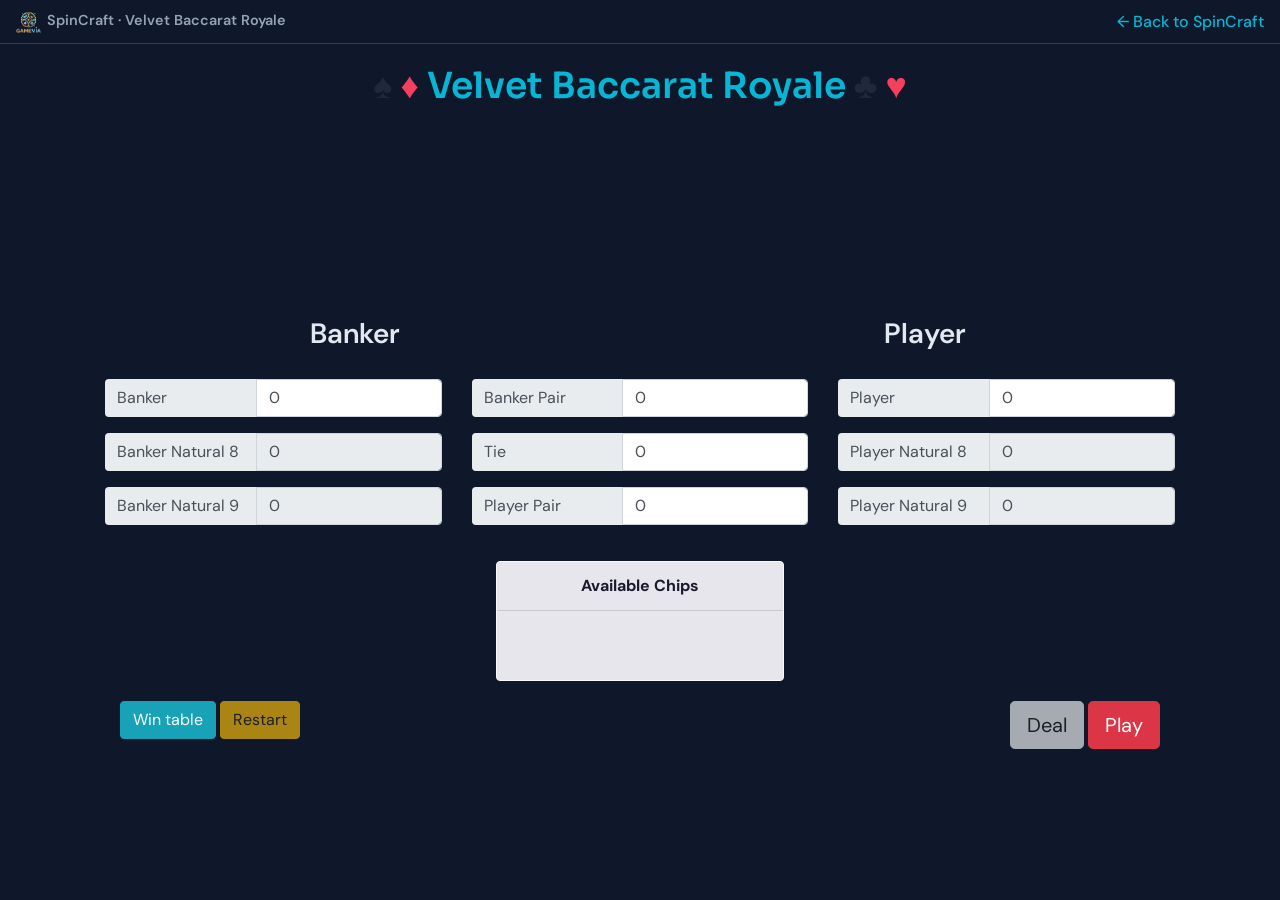
<file: games/Baccarat/index.html>
<!doctype html>

<html lang="en">
  <head>

    <meta charset="utf-8">
    <meta name="viewport" content="width=device-width, initial-scale=1, shrink-to-fit=no">
    <link rel="icon" type="image/x-icon" href="../../favi.ico">

    <link rel="stylesheet" href="https://stackpath.bootstrapcdn.com/bootstrap/4.3.1/css/bootstrap.min.css" integrity="sha384-ggOyR0iXCbMQv3Xipma34MD+dH/1fQ784/j6cY/iJTQUOhcWr7x9JvoRxT2MZw1T" crossorigin="anonymous">
    <link rel="preconnect" href="https://fonts.googleapis.com">
    <link href="https://fonts.googleapis.com/css2?family=DM+Sans:wght@400;500;600;700&family=Sora:wght@500;600;700&display=swap" rel="stylesheet">
    <link rel="stylesheet" href="style.css">

  <title>Velvet Baccarat Royale | SpinCraft</title>

  </head>

  <body>
    <div class="back-bar" style="display:flex;align-items:center;justify-content:space-between;flex-wrap:wrap;gap:0.5rem;">
  <span style="color:#94a3b8;font-size:0.9rem;font-weight:600;"><img src="../../assets/logo.webp" alt="SpinCraft" style="height:22px;vertical-align:middle;margin-right:6px;object-fit:contain">SpinCraft · Velvet Baccarat Royale</span>
  <a href="../../index.html" style="color:#06b6d4;text-decoration:none;font-weight:500;">← Back to SpinCraft</a>
    </div>
    <div class="container">

      <h1>
        <span class="black">&spades;</span>
        <span class="red">&diams;</span>
        Velvet Baccarat Royale
        <span class="black">&clubs;</span>
        <span class="red">&hearts;</span>
      </h1>

      <div class="row" id="card-div">
        <div class="col-sm-6" id="bankerCards"></div>
        <div class="col-sm-6" id="playerCards"></div>
      </div>
      <div class="row">
        <div class="col-sm-6" id="banker-text">
          <h3>Banker</h3>
        </div>
        <div class="col-sm-6" id="player-text">
          <h3>Player</h3>
        </div>      
      </div>
    
      <form id="form-div">
        <div class="row">
          <div class="col">
            <div class="input-group mb-3">
              <div class="input-group-prepend">
                <span class="input-group-text form-input">Banker</span>
              </div>
              <input type="number" value="0" min="0" max="1000" step="50" class="form-control" id="chipInput_B" placeholder="Amount">
            </div>
          </div>
          <div class="col">
            <div class="input-group mb-3">
              <div class="input-group-prepend">
                <span class="input-group-text form-input">Banker Pair</span>
              </div>
              <input type="number" value="0" min="0" max="1000" step="50" class="form-control" id="chipInput_BP" placeholder="Amount">
            </div>
          </div>
          <div class="col">
            <div class="input-group mb-3">
              <div class="input-group-prepend">
                <span class="input-group-text form-input">Player</span>
              </div>
              <input type="number" value="0" min="0" max="1000" step="50" class="form-control" id="chipInput_P" placeholder="Amount">
            </div>
          </div>
        </div>

        <div class="row">
          <div class="col">
            <div class="input-group mb-3">
              <div class="input-group-prepend">
                <span class="input-group-text form-input">Banker Natural 8</span>
              </div>
              <input type="number" value="0" min="0" max="1000" step="50" class="form-control" id="chipInput_BN8" placeholder="Amount" disabled>
            </div>
          </div>
          <div class="col">
            <div class="input-group mb-3">
              <div class="input-group-prepend">
                <span class="input-group-text form-input">Tie</span>
              </div>
              <input type="number" value="0" min="0" max="1000" step="50" class="form-control" id="chipInput_T" placeholder="Amount">
            </div>
          </div>
          <div class="col">
            <div class="input-group mb-3">
              <div class="input-group-prepend">
                <span class="input-group-text form-input">Player Natural 8</span>
              </div>
              <input type="number" value="0" min="0" max="1000" step="50" class="form-control" id="chipInput_PN8" placeholder="Amount" disabled>
            </div>
          </div>
        </div>

        <div class="row">
          <div class="col">
            <div class="input-group mb-3">
              <div class="input-group-prepend">
                <span class="input-group-text form-input">Banker Natural 9</span>
              </div>
              <input type="number" value="0" min="0" max="1000" step="50" class="form-control" id="chipInput_BN9" placeholder="Amount" disabled>
            </div>
          </div>
          <div class="col">
            <div class="input-group mb-3">
              <div class="input-group-prepend">
                <span class="input-group-text form-input">Player Pair</span>
              </div>
              <input type="number" value="0" min="0" max="1000" step="50" class="form-control" id="chipInput_PP" placeholder="Amount">
            </div>
          </div>
          <div class="col">
            <div class="input-group mb-3">
              <div class="input-group-prepend">
                <span class="input-group-text form-input">Player Natural 9</span>
              </div>
              <input type="number" value="0" min="0" max="1000" step="50" class="form-control" id="chipInput_PN9" placeholder="Amount" disabled>
            </div>
          </div>
        </div>

      </form>

      <div class="card border-light mb-3 mx-auto" id="card-display" style="max-width: 18rem;">
        <div class="card-header font-weight-bold text-center" id="chip-header">Available Chips</div>
        <div class="card-body">
          <h5 class="card-title font-weight-bold text-center" id="chip-title"></h5>
        </div>
      </div>

    <div class="modal fade" id="exampleModal" tabindex="-1" aria-labelledby="exampleModalLabel" aria-hidden="true">
      <div class="modal-dialog modal-dialog-centered">
        <div class="modal-content">
          <div class="modal-header">
            <h5 class="modal-title" id="payoutLabel">Win table</h5>
            <button type="button" class="close" data-dismiss="modal" aria-label="Close">
              <span aria-hidden="true">&times;</span>
            </button>
          </div>
          <div class="modal-body">
            <table>
              <tr>
                <th>Winning Bet</th>
                <th>Pays</th>
              </tr>
              <tr>
                <td>Banker</td>
                <td>1 to 1</td>
              </tr>
              <tr>
                <td>Player</td>
                <td>1 to 1</td>
              </tr>
              <tr>
                <td>Tie</td>
                <td>8 to 1</td>
              </tr>
              <tr>
                <td>Player or Banker Pair</td>
                <td>11 to 1</td>
              </tr>
              <tr>
                <td>Player or Banker Natural 8</td>
                <td>8 to 1</td>
              </tr>
              <tr>
                <td>Player or Banker Natural 9</td>
                <td>8 to 1</td>
              </tr>
            </table>
          </div>
          <div class="modal-footer">
            <button type="button" class="btn btn-secondary" data-dismiss="modal">Close</button>
          </div>
        </div>
      </div>
    </div>

    <div class="row" id="buttons-div">
      <div class="col" id="buttons-1">
        <button type="button" class="btn btn-info" data-toggle="modal" data-target="#exampleModal">Win table</button>
        <button type="button" class="btn btn-warning" id="restart-btn" disabled>Restart</button>
      </div>
      <div class="col" id="buttons-2">
        <button type="button" class="btn btn-light btn-lg" id="deal-btn" disabled>Deal</button>
        <button type="button" class="btn btn-danger btn-lg" id="play-btn">Play</button>
      </div>
    </div>

  </div>




    <script src="https://code.jquery.com/jquery-3.3.1.slim.min.js" integrity="sha384-q8i/X+965DzO0rT7abK41JStQIAqVgRVzpbzo5smXKp4YfRvH+8abtTE1Pi6jizo" crossorigin="anonymous"></script>
    <script src="https://cdnjs.cloudflare.com/ajax/libs/popper.js/1.14.7/umd/popper.min.js" integrity="sha384-UO2eT0CpHqdSJQ6hJty5KVphtPhzWj9WO1clHTMGa3JDZwrnQq4sF86dIHNDz0W1" crossorigin="anonymous"></script>
    <script src="https://stackpath.bootstrapcdn.com/bootstrap/4.3.1/js/bootstrap.min.js" integrity="sha384-JjSmVgyd0p3pXB1rRibZUAYoIIy6OrQ6VrjIEaFf/nJGzIxFDsf4x0xIM+B07jRM" crossorigin="anonymous"></script>
    <script src="setup.js"></script>

  </body>

</html>
</file>
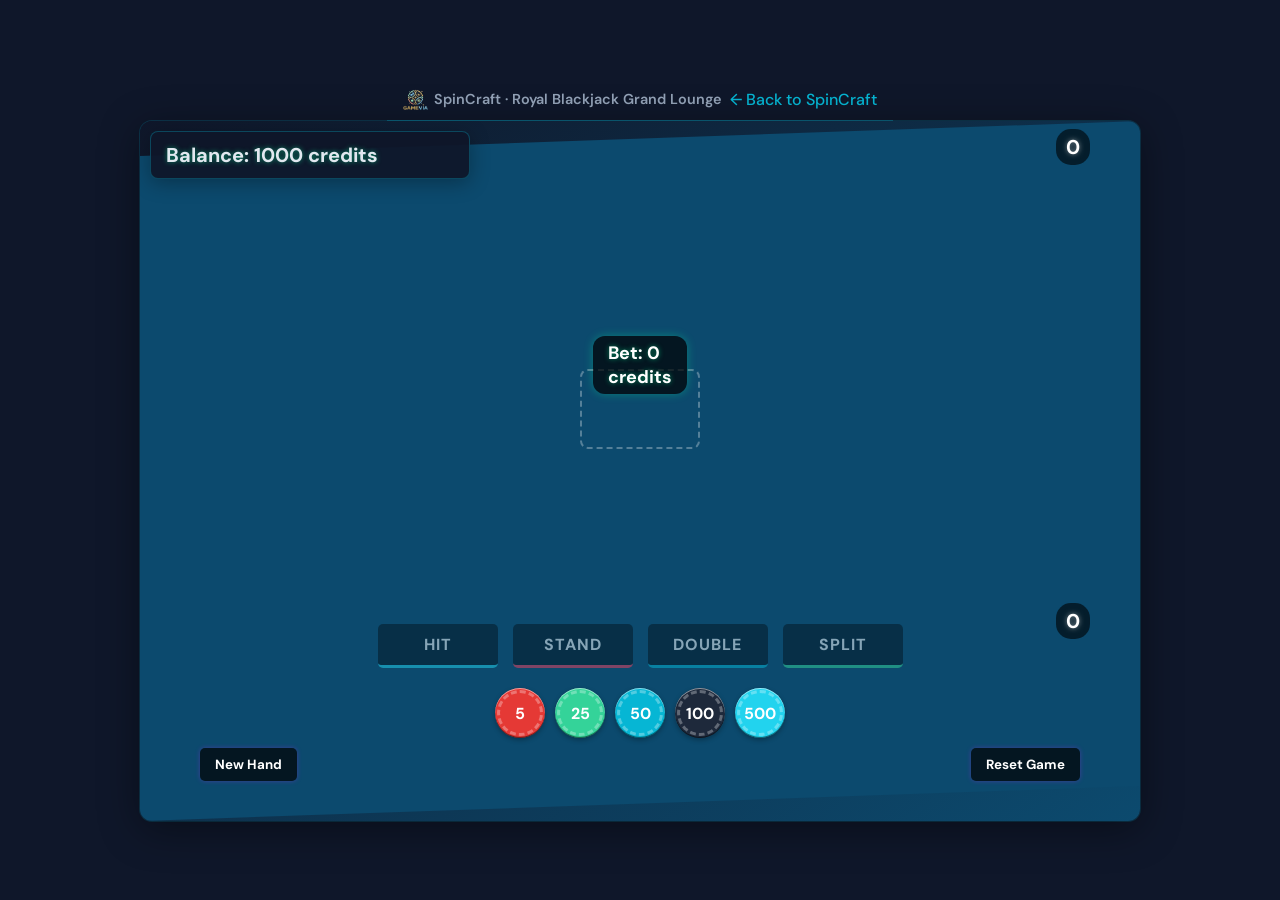
<file: games/blackjack/index.html>
<!DOCTYPE html>
<html lang="en">
<head>
    <meta charset="UTF-8">
    <meta name="viewport" content="width=device-width, initial-scale=1.0, maximum-scale=1.0, user-scalable=no">
    <link rel="icon" type="image/x-icon" href="../../favi.ico">
    <title>Royal Blackjack Grand Lounge | SpinCraft</title>
    <meta name="description" content="Royal Blackjack Grand Lounge — social 21 experience with virtual coins on SpinCraft. Entertainment only. March 2026.">
    <meta name="theme-color" content="#0f172a">
    <link rel="preconnect" href="https://fonts.googleapis.com">
    <link href="https://fonts.googleapis.com/css2?family=DM+Sans:wght@400;500;600;700&family=Sora:wght@500;600;700&display=swap" rel="stylesheet">
    <style>
        :root {
            --neon-purple: #06b6d4;
            --neon-blue: #22d3ee;
            --neon-green: #34d399;
            --neon-red: #f43f5e;
            --felt-green: #0c4a6e;
            --card-back: #1e293b;
            --chip-red: #e53935;
            --chip-blue: #06b6d4;
            --chip-green: #34d399;
            --chip-black: #1e293b;
            --chip-purple: #22d3ee;
            --corshift-bg: #0f172a;
            --corshift-accent: #06b6d4;
        }

        * {
            margin: 0;
            padding: 0;
            box-sizing: border-box;
            font-family: 'DM Sans', -apple-system, sans-serif;
            user-select: none; /* Prevent text selection */
            -webkit-user-select: none; /* For Safari */
            -moz-user-select: none; /* For Firefox */
            -ms-user-select: none; /* For IE/Edge */
        }

        body {
            background-color: var(--corshift-bg);
            color: #e2e8f0;
            min-height: 100vh;
            overflow: hidden;
            display: flex;
            flex-direction: column;
            justify-content: center;
            align-items: center;
        }

        .game-container {
            width: 1000px;
            height: 700px;
            position: relative;
            background: linear-gradient(145deg, #0f172a 0%, #0c4a6e 100%);
            border-radius: 12px;
            box-shadow: 0 8px 40px rgba(0,0,0,0.4), 0 0 0 1px rgba(6, 182, 212, 0.2);
            overflow: hidden;
        }

        .game-container::before {
            content: '';
            position: absolute;
            top: 0;
            left: 0;
            right: 0;
            bottom: 0;
            background: var(--felt-green);
            clip-path: polygon(0 5%, 100% 0, 100% 95%, 0 100%);
            z-index: 0;
        }

        .table {
            position: relative;
            width: 100%;
            height: 100%;
            z-index: 1;
            padding: 20px;
            display: flex;
            flex-direction: column;
        }

        .info-panel {
            display: flex;
            justify-content: space-between;
            width: 320px;
            padding: 10px 15px;
            background: rgba(15, 23, 42, 0.95);
            border-radius: 8px;
            margin: 10px 0 0 10px;
            color: #e2e8f0;
            font-size: 14px;
            border: 1px solid rgba(6, 182, 212, 0.3);
            box-shadow: 0 4px 20px rgba(0,0,0,0.3);
            z-index: 10;
            position: absolute;
            top: 0;
            left: 0;
        }

        .dealer-area, .player-area {
            display: flex;
            flex-direction: column;
            align-items: center;
            padding: 20px;
            flex: 1;
            position: relative;
        }

        .dealer-area {
            justify-content: flex-end;
        }

        .player-area {
            justify-content: flex-start;
        }

        .hand {
            display: flex;
            justify-content: center;
            height: 150px;
            width: 100%;
            position: relative;
        }

        .hand-value {
            position: absolute;
            font-size: 20px;
            color: white;
            text-shadow: 0 0 5px rgba(255,255,255,0.5);
            font-weight: bold;
            padding: 5px 10px;
            border-radius: 15px;
            background: rgba(0,0,0,0.6);
            backdrop-filter: blur(5px);
            z-index: 10;
        }

        .dealer-hand-value {
            top: -35px;
            right: 10px;
        }

        .player-hand-value {
            bottom: -35px;
            right: 10px;
        }

        .card {
            width: 100px;
            height: 140px;
            background-color: white;
            border-radius: 8px;
            margin: 0 -20px;
            position: relative;
            box-shadow: 0 2px 10px rgba(0,0,0,0.3);
            transition: transform 0.3s ease-out;
            transform-style: preserve-3d;
            transform: perspective(800px) rotateY(180deg);
            cursor: default;
        }

        .card.dealt {
            transform: perspective(800px) rotateY(0deg);
        }

        .card.hidden {
            transform: perspective(800px) rotateY(180deg);
        }

        .card-face, .card-back {
            position: absolute;
            width: 100%;
            height: 100%;
            backface-visibility: hidden;
            border-radius: 8px;
            display: flex;
            justify-content: center;
            align-items: center;
            font-weight: bold;
        }

        .card-face {
            background-color: white;
            color: black;
            display: flex;
            flex-direction: column;
            padding: 5px;
        }

        .card-back {
            background: var(--card-back);
            background-image: linear-gradient(45deg, #1a237e 25%, transparent 25%), 
                             linear-gradient(-45deg, #1a237e 25%, transparent 25%), 
                             linear-gradient(45deg, transparent 75%, #1a237e 75%), 
                             linear-gradient(-45deg, transparent 75%, #1a237e 75%);
            background-size: 20px 20px;
            background-position: 0 0, 0 10px, 10px -10px, -10px 0px;
            border: 5px solid #3949ab;
            transform: rotateY(180deg);
        }

        .card-value {
            font-size: 24px;
            position: absolute;
            top: 5px;
            left: 5px;
        }

        .card-value-bottom {
            font-size: 24px;
            position: absolute;
            bottom: 5px;
            right: 5px;
            transform: rotate(180deg);
        }

        .card-suit {
            font-size: 40px;
            margin: auto;
        }

        .hearts, .diamonds {
            color: red;
        }

        .controls {
            display: flex;
            justify-content: center;
            gap: 15px;
            margin-top: 20px;
            margin-bottom: 10px;
        }

        .btn {
            padding: 10px 20px;
            border: none;
            border-radius: 5px;
            font-size: 16px;
            font-weight: bold;
            cursor: pointer;
            transition: all 0.2s ease;
            text-transform: uppercase;
            letter-spacing: 1px;
            background: rgba(0,0,0,0.7);
            color: white;
            min-width: 120px;
            text-align: center;
            box-shadow: 0 0 10px rgba(0, 255, 157, 0.3);
        }

        .btn:hover {
            transform: translateY(-3px);
            box-shadow: 0 0 15px rgba(176, 38, 255, 0.5);
        }

        .btn:active {
            transform: translateY(1px);
        }

        .btn-hit {
            border-bottom: 3px solid var(--neon-blue);
        }

        .btn-stand {
            border-bottom: 3px solid var(--neon-red);
        }

        .btn-double {
            border-bottom: 3px solid var(--neon-purple);
        }

        .btn-split {
            border-bottom: 3px solid var(--neon-green);
        }

        .btn:disabled {
            opacity: 0.5;
            cursor: not-allowed;
            transform: none;
            box-shadow: none;
        }

        .chip-tray {
            display: flex;
            gap: 10px;
            margin-top: 10px;
            justify-content: center;
        }

        .chip {
            width: 50px;
            height: 50px;
            border-radius: 50%;
            display: flex;
            justify-content: center;
            align-items: center;
            color: white;
            font-weight: bold;
            cursor: grab;
            box-shadow: 
                0 1px 0 rgba(255,255,255,0.5) inset,
                0 -1px 0 rgba(0,0,0,0.5) inset,
                0 2px 5px rgba(0,0,0,0.3);
            position: relative;
            user-select: none;
            transition: transform 0.2s ease;
        }

        .chip::before {
            content: '';
            position: absolute;
            width: 40px;
            height: 40px;
            border-radius: 50%;
            border: 3px dashed rgba(255,255,255,0.3);
        }

        .chip:hover {
            transform: translateY(-3px);
        }

        .chip[draggable="true"]:active {
            cursor: grabbing;
        }

        .chip-5 {
            background: var(--chip-red);
        }

        .chip-25 {
            background: var(--chip-green);
        }

        .chip-50 {
            background: var(--chip-blue);
        }

        .chip-100 {
            background: var(--chip-black);
        }

        .chip-500 {
            background: var(--chip-purple);
        }

        .bet-area {
            width: 120px;
            height: 80px;
            border: 2px dashed rgba(255, 255, 255, 0.3);
            border-radius: 8px;
            display: flex;
            flex-direction: column;
            justify-content: center;
            align-items: center;
            margin: 15px auto 5px auto;
            transition: all 0.3s ease;
            position: relative;
        }

        .bet-area.highlight {
            border-color: var(--neon-green);
            box-shadow: 0 0 15px rgba(0, 255, 157, 0.5);
        }

        .bet-amount {
            position: absolute;
            top: -35px;
            left: 50%;
            transform: translateX(-50%);
            font-size: 18px;
            font-weight: bold;
            color: white;
            background: rgba(0,0,0,0.7);
            padding: 5px 15px;
            border-radius: 12px;
            text-shadow: 0 0 5px rgba(0, 255, 157, 0.5);
            box-shadow: 0 0 10px rgba(0, 255, 157, 0.3);
            z-index: 10;
        }

        .bet-chips {
            position: absolute;
            top: 50%;
            left: 50%;
            transform: translate(-50%, -50%);
            display: flex;
            flex-direction: column;
            align-items: center;
        }

        .bet-chip {
            width: 40px;
            height: 40px;
            border-radius: 50%;
            margin-top: -15px;
            position: relative;
            box-shadow: 
                0 1px 0 rgba(255,255,255,0.5) inset,
                0 -1px 0 rgba(0,0,0,0.5) inset,
                0 2px 5px rgba(0,0,0,0.3);
            display: flex;
            justify-content: center;
            align-items: center;
            color: white;
            font-weight: bold;
            font-size: 10px;
            transform: perspective(100px) rotateX(30deg);
        }
        
        .bet-chip::before {
            content: '';
            position: absolute;
            width: 32px;
            height: 32px;
            border-radius: 50%;
            border: 2px dashed rgba(255,255,255,0.3);
        }

        .message {
            position: absolute;
            top: 50%;
            left: 50%;
            transform: translate(-50%, -50%);
            background: rgba(0,0,0,0.8);
            padding: 20px 40px;
            border-radius: 10px;
            font-size: 28px;
            font-weight: bold;
            color: white;
            text-align: center;
            z-index: 100;
            opacity: 0;
            transition: opacity 0.3s ease;
            pointer-events: none;
            text-shadow: 0 0 10px var(--neon-green);
        }

        .message.show {
            opacity: 1;
        }

        .win-message {
            color: var(--neon-green);
        }

        .lose-message {
            color: var(--neon-red);
        }

        .push-message {
            color: var(--neon-blue);
        }

        .balance {
            font-size: 20px;
            font-weight: bold;
            text-shadow: 0 0 5px rgba(0, 255, 157, 0.5);
        }

        .history-log {
            max-height: 100px;
            overflow-y: auto;
            margin-left: 20px;
            flex: 1;
            display: flex;
            flex-direction: column;
            align-items: flex-start;
            padding-right: 10px;
            scrollbar-width: thin;
            scrollbar-color: var(--neon-blue) rgba(0,0,0,0.2);
        }

        /* Custom scrollbar styling for Webkit browsers (Chrome, Safari, etc.) */
        .history-log::-webkit-scrollbar {
            width: 8px;
        }

        .history-log::-webkit-scrollbar-track {
            background: rgba(0,0,0,0.2);
            border-radius: 4px;
        }

        .history-log::-webkit-scrollbar-thumb {
            background: var(--neon-blue);
            border-radius: 4px;
            box-shadow: 0 0 5px var(--neon-blue);
        }

        .history-log::-webkit-scrollbar-thumb:hover {
            background: var(--neon-purple);
            box-shadow: 0 0 8px var(--neon-purple);
        }

        .history-item {
            margin: 2px 0;
            padding: 2px 5px;
            border-radius: 3px;
            font-size: 12px;
        }

        /* CSS for history items - win, lose, push */
        .history-win {
            background-color: rgba(0, 255, 157, 0.2);
            border-left: 3px solid var(--neon-green);
        }

        .history-lose {
            background-color: rgba(255, 42, 109, 0.2);
            border-left: 3px solid var(--neon-red);
        }

        .history-push {
            background-color: rgba(77, 166, 255, 0.2);
            border-left: 3px solid var(--neon-blue);
        }

        .actions-panel {
            display: flex;
            justify-content: space-between;
            width: 100%;
            padding: 0 20px;
        }

        .new-game, .new-hand {
            background: rgba(0,0,0,0.7);
            border: none;
            color: white;
            padding: 8px 15px;
            border-radius: 5px;
            cursor: pointer;
            transition: all 0.2s ease;
            font-weight: bold;
            margin-top: 10px;
            box-shadow: 0 0 5px rgba(176, 38, 255, 0.3);
        }

        .new-game:hover, .new-hand:hover {
            box-shadow: 0 0 10px rgba(176, 38, 255, 0.5);
            transform: translateY(-2px);
        }

        /* Animations */
        @keyframes breathe {
            0% { box-shadow: 0 0 5px rgba(255, 255, 0, 0.3); }
            50% { box-shadow: 0 0 20px rgba(255, 255, 0, 0.8); border-color: yellow; }
            100% { box-shadow: 0 0 5px rgba(255, 255, 0, 0.3); }
        }

        .breathe {
            animation: breathe 1.5s infinite;
            border: 2px solid rgba(255, 255, 0, 0.5) !important;
        }

        @keyframes blueGlow {
            0% { box-shadow: 0 0 5px rgba(77, 166, 255, 0.5); }
            50% { box-shadow: 0 0 15px rgba(77, 166, 255, 0.8); border-color: var(--neon-blue); }
            100% { box-shadow: 0 0 5px rgba(77, 166, 255, 0.5); }
        }

        .blue-glow {
            animation: blueGlow 1.5s infinite;
            border: 2px solid var(--neon-blue) !important;
        }

        @keyframes buttonPulse {
            0% { transform: translateX(-50%) scale(1); box-shadow: 0 0 10px rgba(0, 255, 157, 0.5); }
            50% { transform: translateX(-50%) scale(1.1); box-shadow: 0 0 20px rgba(0, 255, 157, 0.8); }
            100% { transform: translateX(-50%) scale(1); box-shadow: 0 0 10px rgba(0, 255, 157, 0.5); }
        }

        .button-pulse {
            animation: buttonPulse 1.5s infinite;
        }

        @keyframes pulse {
            0% { box-shadow: 0 0 5px rgba(255, 255, 255, 0.3); }
            50% { box-shadow: 0 0 15px rgba(255, 255, 255, 0.8); border-color: white; }
            100% { box-shadow: 0 0 5px rgba(255, 255, 255, 0.3); }
        }

        .pulse {
            animation: pulse 1.5s infinite;
            border: 2px dashed rgba(255, 255, 255, 0.8) !important;
        }

        @keyframes slideIn {
            0% { transform: translateY(-20px); opacity: 0; }
            100% { transform: translateY(0); opacity: 1; }
        }

        .slide-in {
            animation: slideIn 0.5s forwards;
        }

        .button-breathe {
            animation: buttonBreathe 2s infinite;
            border: 2px solid rgba(0, 255, 157, 0.5);
        }
        
        /* Responsive adjustments */
        @media (max-width: 1024px) {
            .game-container {
                width: 95%;
                height: 95vh;
            }

            .card {
                width: 80px;
                height: 120px;
            }
        }
        
        /* Mobile and touch-specific styles */
        @media (max-width: 768px) {
            .controls {
                flex-wrap: wrap;
            }

            .btn {
                flex: 1;
                min-width: auto;
                padding: 12px 15px;
                font-size: 16px;
            }
            
            .chip {
                width: 60px;
                height: 60px;
                font-size: 18px;
            }
            
            .chip::before {
                width: 48px;
                height: 48px;
            }
            
            .bet-button {
                padding: 12px 25px;
                font-size: 18px;
                border-radius: 25px;
            }
            
            .new-hand, .new-game {
                padding: 12px 20px;
                font-size: 16px;
            }
            
            /* Mobile layout adjustments */
            .info-panel {
                flex-direction: column;
                width: 280px;
                padding: 10px;
                margin: 5px 0 0 5px;
                position: absolute;
                top: 5px;
                left: 5px;
                z-index: 100;
                background-color: rgba(0, 0, 0, 0.85);
                border: 1px solid rgba(77, 166, 255, 0.2);
                border-radius: 5px;
                transition: opacity 0.3s ease, transform 0.3s ease;
            }
            
            .info-panel.collapsed {
                transform: translateY(-80%);
                opacity: 0.7;
            }

            .info-panel::after {
                content: "≡";
                position: absolute;
                bottom: -20px;
                right: 10px;
                background-color: rgba(0, 0, 0, 0.8);
                border: 1px solid rgba(77, 166, 255, 0.2);
                color: var(--neon-blue);
                width: 24px;
                height: 20px;
                display: flex;
                justify-content: center;
                align-items: center;
                border-radius: 0 0 4px 4px;
                cursor: pointer;
                font-size: 16px;
                text-shadow: 0 0 5px var(--neon-blue);
            }
            
            .balance {
                margin-bottom: 5px;
                font-size: 14px;
                text-shadow: 0 0 5px var(--neon-blue);
            }
            
            .history-log {
                max-height: 80px;
                width: 100%;
                border-top: 1px solid rgba(77, 166, 255, 0.2);
                padding-top: 3px;
                margin-top: 3px;
                transition: max-height 0.3s ease;
            }
            
            .history-item {
                width: 100%;
                font-size: 11px;
                margin: 1px 0;
                white-space: nowrap;
                overflow: hidden;
                text-overflow: ellipsis;
            }
        }
        
        /* Add active states for touch devices */
        @media (hover: none) {
            .btn:active, .new-hand:active, .new-game:active {
                transform: scale(0.95);
                box-shadow: 0 0 15px rgba(0, 255, 157, 0.7);
            }
            
            .chip:active {
                transform: scale(1.1);
            }
            
            .bet-button:active {
                transform: translateX(-50%) scale(0.95);
            }
            
            .touch-active {
                transition: transform 0.1s ease, box-shadow 0.1s ease;
            }
            
            .btn.touch-active, .new-hand.touch-active, .new-game.touch-active {
                transform: scale(0.95);
                box-shadow: 0 0 15px rgba(0, 255, 157, 0.7);
            }
            
            .bet-button.touch-active {
                transform: translateX(-50%) scale(0.95);
                box-shadow: 0 0 15px rgba(0, 255, 157, 0.8);
            }
        }
        
        /* Bet Button Styles */
        .bet-button {
            background: linear-gradient(145deg, var(--neon-green), var(--neon-blue));
            color: white;
            border: none;
            border-radius: 20px;
            padding: 8px 20px;
            font-weight: bold;
            cursor: pointer;
            box-shadow: 0 0 10px rgba(0, 255, 157, 0.5);
            transition: all 0.3s ease;
            display: none; /* Initially hidden */
            position: absolute; /* Changed from relative to absolute */
            z-index: 10;
            top: 100%; /* Position it at the bottom edge of bet-area */
            left: 50%;
            transform: translateX(-50%); /* Center it horizontally */
            margin-top: 15px; /* Increased space between bet area and button */
        }

        .bet-button:hover {
            transform: translateX(-50%) scale(1.05); /* Keep horizontal centering while scaling */
            box-shadow: 0 0 15px rgba(0, 255, 157, 0.8);
        }

        .bet-button:active {
            transform: translateX(-50%) scale(0.98); /* Keep horizontal centering when clicked */
        }

        .bet-button.button-breathe:hover {
            animation: buttonBreathe 2s infinite;
        }

        .bet-button.button-breathe:active {
            animation: buttonBreathe 2s infinite;
        }
        
        @keyframes buttonBreathe {
            0% { box-shadow: 0 0 10px rgba(0, 255, 157, 0.5); border-color: rgba(0, 255, 157, 0.5); }
            50% { box-shadow: 0 0 20px rgba(0, 255, 157, 0.8), 0 0 30px rgba(0, 255, 157, 0.4); border-color: rgba(0, 255, 157, 1); }
            100% { box-shadow: 0 0 10px rgba(0, 255, 157, 0.5); border-color: rgba(0, 255, 157, 0.5); }
        }

        /* Extra small mobile screens */
        @media (max-width: 360px) {
            .info-panel {
                width: 240px;
            }

            .history-log {
                max-height: 65px;
            }

            .history-item {
                font-size: 10px;
                padding: 2px 4px;
            }
        }
    </style>
</head>
<body>
    <div style="display:flex;align-items:center;justify-content:space-between;padding:0.6rem 1rem;background:#0f172a;border-bottom:1px solid rgba(6,182,212,0.35);flex-wrap:wrap;gap:0.5rem;">
    <span style="color:#94a3b8;font-size:0.9rem;font-weight:600;"><img src="../../assets/logo.webp" alt="SpinCraft" style="height:22px;vertical-align:middle;margin-right:6px;object-fit:contain">SpinCraft · Royal Blackjack Grand Lounge</span>
    <a href="../../index.html" style="color:#06b6d4;text-decoration:none;font-weight:500;">← Back to SpinCraft</a>
    </div>
    <div class="game-container">
        <div class="table">
            <div class="info-panel">
                <div class="balance">Balance: 1000 credits</div>
                <div class="history-log"></div>
            </div>
            <div class="dealer-area">
                <div class="hand dealer-hand">
                    <span class="hand-value dealer-hand-value">0</span>
                </div>
            </div>
            <div class="player-area">
                <div class="message"></div>
                <div class="bet-area">
                    <div class="bet-chips"></div>
                    <div class="bet-amount">Bet: 0 credits</div>
                    <button class="bet-button">Deal Cards</button>
                </div>
                <div class="hand player-hand">
                    <span class="hand-value player-hand-value">0</span>
                </div>
                <div class="controls">
                    <button class="btn btn-hit" disabled>Hit</button>
                    <button class="btn btn-stand" disabled>Stand</button>
                    <button class="btn btn-double" disabled>Double</button>
                    <button class="btn btn-split" disabled>Split</button>
                </div>
                <div class="chip-tray">
                    <div class="chip chip-5" draggable="true" data-value="5">5</div>
                    <div class="chip chip-25" draggable="true" data-value="25">25</div>
                    <div class="chip chip-50" draggable="true" data-value="50">50</div>
                    <div class="chip chip-100" draggable="true" data-value="100">100</div>
                    <div class="chip chip-500" draggable="true" data-value="500">500</div>
                </div>
                <div class="actions-panel">
                    <button class="new-hand">New Hand</button>
                    <button class="new-game">Reset Game</button>
                </div>
            </div>
        </div>
    </div>

    <script>
        // Game state
        const state = {
            deck: [],
            dealerHand: [],
            playerHand: [],
            playerSplitHand: null,
            currentHand: 'player',
            balance: 1000,
            bet: 0,
            betPlaced: false,
            gameInProgress: false,
            canSplit: false,
            canDouble: false,
            dealersTurn: false,
            handOver: false,
            cardsDealt: 0
        };

        // DOM Elements
        const dealerHandElement = document.querySelector('.dealer-hand');
        const playerHandElement = document.querySelector('.player-hand');
        let dealerValueElement = document.querySelector('.dealer-hand-value');
        let playerValueElement = document.querySelector('.player-hand-value');
        const hitButton = document.querySelector('.btn-hit');
        const standButton = document.querySelector('.btn-stand');
        const doubleButton = document.querySelector('.btn-double');
        const splitButton = document.querySelector('.btn-split');
        const balanceElement = document.querySelector('.balance');
        const betElement = document.querySelector('.bet-amount');
        const betArea = document.querySelector('.bet-area');
        const betChipsElement = document.querySelector('.bet-chips');
        const newHandButton = document.querySelector('.new-hand');
        const newGameButton = document.querySelector('.new-game');
        const messageElement = document.querySelector('.message');
        const historyLog = document.querySelector('.history-log');
        const chipElements = document.querySelectorAll('.chip');
        const betButton = document.querySelector('.bet-button');

        // Card definitions
        const suits = ['♥', '♦', '♠', '♣'];
        const values = ['2', '3', '4', '5', '6', '7', '8', '9', '10', 'J', 'Q', 'K', 'A'];

        // Initialize the game
        function init() {
            updateBalanceDisplay();
            setupDragAndDrop();
            setupEventListeners();
            createNewDeck();
            shuffleDeck();
        }

        // Create a fresh deck of cards
        function createNewDeck() {
            state.deck = [];
            for (const suit of suits) {
                for (const value of values) {
                    state.deck.push({ suit, value });
                }
            }
        }

        // Shuffle the deck
        function shuffleDeck() {
            for (let i = state.deck.length - 1; i > 0; i--) {
                const j = Math.floor(Math.random() * (i + 1));
                [state.deck[i], state.deck[j]] = [state.deck[j], state.deck[i]];
            }
            playSound('shuffle');
        }

        // Check if we need to shuffle (less than 20% of cards left)
        function checkDeckShuffle() {
            if (state.deck.length < 11) {
                createNewDeck();
                shuffleDeck();
                addHistoryItem('Deck shuffled', 'neutral');
            }
        }

        // Set up drag and drop for betting chips
        function setupDragAndDrop() {
            chipElements.forEach(chip => {
                chip.addEventListener('dragstart', dragStart);
                
                // Add touch events for mobile devices
                chip.addEventListener('touchstart', touchStart, { passive: false });
                chip.addEventListener('touchmove', touchMove, { passive: false });
                chip.addEventListener('touchend', touchEnd);
            });

            betArea.addEventListener('dragover', dragOver);
            betArea.addEventListener('dragleave', dragLeave);
            betArea.addEventListener('drop', drop);
            
            // Add touch events for the bet area
            betArea.addEventListener('touchenter', dragOver);
            betArea.addEventListener('touchleave', dragLeave);
        }

        // Touch event handlers for mobile devices
        let touchDragging = false;
        let draggedChip = null;
        let chipValue = 0;
        let touchOffsetX = 0;
        let touchOffsetY = 0;
        
        function touchStart(e) {
            if (state.gameInProgress === true) {
                return false;
            }
            
            e.preventDefault();
            const touch = e.touches[0];
            
            // Get the chip value
            chipValue = parseInt(this.dataset.value);
            
            // Create visual feedback for dragging
            this.classList.add('dragging');
            
            // Create a clone of the chip that follows the touch
            draggedChip = this.cloneNode(true);
            draggedChip.style.position = 'absolute';
            draggedChip.style.zIndex = '1000';
            draggedChip.style.opacity = '0.8';
            draggedChip.style.pointerEvents = 'none';
            document.body.appendChild(draggedChip);
            
            // Calculate offset from touch point to chip center
            const rect = this.getBoundingClientRect();
            touchOffsetX = rect.width / 2;
            touchOffsetY = rect.height / 2;
            
            // Position the clone at the touch point
            draggedChip.style.left = (touch.clientX - touchOffsetX) + 'px';
            draggedChip.style.top = (touch.clientY - touchOffsetY) + 'px';
            
            touchDragging = true;
        }
        
        function touchMove(e) {
            if (!touchDragging || state.gameInProgress) return;
            
            e.preventDefault();
            const touch = e.touches[0];
            
            // Move the chip clone with the touch
            draggedChip.style.left = (touch.clientX - touchOffsetX) + 'px';
            draggedChip.style.top = (touch.clientY - touchOffsetY) + 'px';
            
            // Detect if touch is over bet area
            const betRect = betArea.getBoundingClientRect();
            if (touch.clientX >= betRect.left && touch.clientX <= betRect.right &&
                touch.clientY >= betRect.top && touch.clientY <= betRect.bottom) {
                betArea.classList.add('highlight');
            } else {
                betArea.classList.remove('highlight');
            }
        }
        
        function touchEnd(e) {
            if (!touchDragging) return;
            
            const touch = e.changedTouches[0];
            
            // Check if the touch ended over the bet area
            const betRect = betArea.getBoundingClientRect();
            if (touch.clientX >= betRect.left && touch.clientX <= betRect.right &&
                touch.clientY >= betRect.top && touch.clientY <= betRect.bottom) {
                // Place the bet if the chip is over the bet area
                if (chipValue <= state.balance) {
                    placeBet(chipValue);
                    playSound('chip');
                    
                    // Show and highlight the bet button
                    if (state.bet > 0) {
                        betButton.style.display = 'block';
                        betButton.classList.add('button-breathe');
                    }
                } else {
                    showMessage('Not enough chips!', 'lose');
                }
            }
            
            // Clean up
            betArea.classList.remove('highlight');
            document.querySelectorAll('.chip.dragging').forEach(chip => {
                chip.classList.remove('dragging');
            });
            
            if (draggedChip) {
                document.body.removeChild(draggedChip);
                draggedChip = null;
            }
            
            touchDragging = false;
        }

        // Set up event listeners
        function setupEventListeners() {
            // Add both mouse and touch events for buttons
            hitButton.addEventListener('click', hit);
            standButton.addEventListener('click', stand);
            doubleButton.addEventListener('click', doubleDown);
            splitButton.addEventListener('click', split);
            newHandButton.addEventListener('click', startNewHand);
            newGameButton.addEventListener('click', resetGame);
            betButton.addEventListener('click', startNewHand);
            
            // Add touch-specific feedback for all buttons
            const allButtons = [hitButton, standButton, doubleButton, splitButton, newHandButton, newGameButton, betButton];
            allButtons.forEach(button => {
                // Add touch feedback (visual feedback on touchstart)
                button.addEventListener('touchstart', function(e) {
                    if (!this.disabled) {
                        this.classList.add('touch-active');
                    }
                }, { passive: true });
                
                // Remove touch feedback
                button.addEventListener('touchend', function(e) {
                    this.classList.remove('touch-active');
                }, { passive: true });
                
                button.addEventListener('touchcancel', function(e) {
                    this.classList.remove('touch-active');
                }, { passive: true });
            });
            
            // Prevent zoom on double tap for mobile devices
            document.addEventListener('touchend', function(e) {
                const now = Date.now();
                const DOUBLE_TAP_THRESHOLD = 300;
                if (now - lastTap < DOUBLE_TAP_THRESHOLD) {
                    e.preventDefault();
                }
                lastTap = now;
            }, { passive: false });

            // For mobile devices - make info panel collapsible
            if (window.matchMedia("(max-width: 768px)").matches) {
                const infoPanel = document.querySelector('.info-panel');
                if (infoPanel) {
                    infoPanel.addEventListener('click', function(e) {
                        // Check if click was on the tab area (the ::after pseudo-element)
                        if (e.clientY > infoPanel.getBoundingClientRect().bottom - 30) {
                            infoPanel.classList.toggle('collapsed');
                        }
                    });
                }
            }
        }
        
        // Track for double-tap prevention
        let lastTap = 0;

        // Drag functions for chips
        function dragStart(e) {
            // Only block dragging if a game is actively in progress
            if (state.gameInProgress === true) {
                return false;
            }
            
            e.dataTransfer.setData('text/plain', e.target.dataset.value);
            setTimeout(() => {
                e.target.classList.add('dragging');
            }, 0);
        }

        function dragOver(e) {
            if (state.gameInProgress) return false;
            
            e.preventDefault();
            this.classList.add('highlight');
        }

        function dragLeave(e) {
            this.classList.remove('highlight');
        }

        function drop(e) {
            if (state.gameInProgress) return false;
            
            e.preventDefault();
            this.classList.remove('highlight');
            
            const chipValue = parseInt(e.dataTransfer.getData('text/plain'));
            
            if (chipValue <= state.balance) {
                placeBet(chipValue);
                playSound('chip');
                
                // Show and highlight the bet button - keep the animation running permanently
                if (state.bet > 0) {
                    betButton.style.display = 'block';
                    betButton.classList.add('button-breathe');
                }
            } else {
                showMessage('Not enough chips!', 'lose');
            }
            
            document.querySelectorAll('.chip.dragging').forEach(chip => {
                chip.classList.remove('dragging');
            });
        }

        // Place a bet
        function placeBet(amount) {
            if (amount > state.balance) {
                showMessage('Not enough chips!', 'lose');
                return;
            }
            
            state.bet += amount;
            state.balance -= amount;
            
            updateBetDisplay();
            updateBalanceDisplay();
            
            // Add chip visualization
            addChipToBetArea(amount);
            
            // Make the chips more visible
            const betChips = document.querySelectorAll('.bet-chip');
            betChips.forEach((chip, index) => {
                chip.style.zIndex = index + 1;
            });
            
            if (!state.betPlaced) {
                state.betPlaced = true;
                newHandButton.textContent = 'Deal Cards';
                
                // Show the bet button when chips are placed with permanent breathing effect
                betButton.style.display = 'block';
                betButton.classList.add('button-breathe');
            }
        }

        // Add a visual chip to the bet area
        function addChipToBetArea(amount) {
            const chip = document.createElement('div');
            chip.classList.add('bet-chip');
            
            // Set chip color based on denomination
            switch(amount) {
                case 5: chip.style.backgroundColor = 'var(--chip-red)'; chip.textContent = '5'; break;
                case 25: chip.style.backgroundColor = 'var(--chip-green)'; chip.textContent = '25'; break;
                case 50: chip.style.backgroundColor = 'var(--chip-blue)'; chip.textContent = '50'; break;
                case 100: chip.style.backgroundColor = 'var(--chip-black)'; chip.textContent = '100'; break;
                case 500: chip.style.backgroundColor = 'var(--chip-purple)'; chip.textContent = '500'; break;
            }
            
            betChipsElement.appendChild(chip);
        }

        // Clear the bet area
        function clearBetArea() {
            betChipsElement.innerHTML = '';
        }

        // Start a new hand
        function startNewHand() {
            if (state.gameInProgress) return;
            
            // Remove blue glow effect if present
            newHandButton.classList.remove('blue-glow');
            
            if (!state.betPlaced) {
                showMessage('Place your bet first!', 'push');
                betArea.classList.add('pulse');
                setTimeout(() => {
                    betArea.classList.remove('pulse');
                }, 1500);
                return;
            }
            
            // Hide the bet button when the hand starts
            betButton.style.display = 'none';
            betButton.classList.remove('button-breathe');
            
            // Reset from previous hand
            clearCards();
            checkDeckShuffle();
            
            // Deal cards
            state.gameInProgress = true;
            state.handOver = false;
            state.dealersTurn = false;
            state.dealerHand = [];
            state.playerHand = [];
            state.playerSplitHand = null;
            state.currentHand = 'player';
            state.cardsDealt = 0;
            
            dealInitialCards();
            
            // Update button states
            newHandButton.disabled = true;
            newHandButton.textContent = 'New Hand';
            
            updateControls();
        }

        // Deal initial cards
        function dealInitialCards() {
            // Player card 1
            setTimeout(() => {
                dealCard(state.playerHand, playerHandElement, true);
            }, 300);
            
            // Dealer card 1
            setTimeout(() => {
                dealCard(state.dealerHand, dealerHandElement, true);
                // Show "??" for dealer's hand value until dealer's turn
                dealerValueElement.textContent = "**";
            }, 600);
            
            // Player card 2
            setTimeout(() => {
                dealCard(state.playerHand, playerHandElement, true);
                checkForNaturalBlackjack();
                updateControls();
            }, 900);
            
            // Dealer card 2
            setTimeout(() => {
                const card = state.deck.pop();
                state.dealerHand.push(card);
                renderCard(card, dealerHandElement, false);
                state.cardsDealt++;
                // Keep showing "??" for dealer's hand - don't update the value display
                updateControls();
            }, 1200);
        }

        // Deal a card
        function dealCard(hand, element, faceUp = true) {
            if (state.deck.length === 0) {
                createNewDeck();
                shuffleDeck();
            }
            
            const card = state.deck.pop();
            hand.push(card);
            renderCard(card, element, faceUp);
            state.cardsDealt++;
            
            // Update hand value
            if (element === playerHandElement) {
                updateHandValue(playerValueElement, calculateHandValue(hand));
                checkForBust(hand);
            } else if (!state.dealersTurn) {
                // Don't update dealer's hand value display until dealer's turn
                // Keep showing "??" - already set in dealInitialCards
            } else {
                // Only update dealer's hand value during dealer's turn
                updateHandValue(dealerValueElement, calculateHandValue(hand));
            }
            
            playSound('card');
        }

        // Render a card in the DOM
        function renderCard(card, element, faceUp = true) {
            const cardElement = document.createElement('div');
            cardElement.classList.add('card');
            
            const suitColor = card.suit === '♥' || card.suit === '♦' ? 'hearts' : 'spades';
            const value = card.value;
            
            cardElement.innerHTML = `
                <div class="card-face ${suitColor}">
                    <div class="card-value">${value}</div>
                    <div class="card-suit">${card.suit}</div>
                    <div class="card-value-bottom">${value}</div>
                </div>
                <div class="card-back"></div>
            `;
            
            element.appendChild(cardElement);
            
            // Animate the card flip
            setTimeout(() => {
                cardElement.classList.add(faceUp ? 'dealt' : 'hidden');
            }, 50);
        }

        // Update the hand value display
        function updateHandValue(element, value) {
            element.textContent = value;
        }

        // Calculate hand value
        function calculateHandValue(hand, hideFirstCard = false) {
            if (hand.length === 0) return 0;
            
            let handCopy = [...hand];
            if (hideFirstCard) {
                handCopy = handCopy.slice(1);
            }
            
            let value = 0;
            let aceCount = 0;
            
            for (const card of handCopy) {
                if (card.value === 'A') {
                    aceCount++;
                    value += 11;
                } else if (['K', 'Q', 'J'].includes(card.value)) {
                    value += 10;
                } else {
                    value += parseInt(card.value);
                }
            }
            
            // Adjust for aces
            while (value > 21 && aceCount > 0) {
                value -= 10;
                aceCount--;
            }
            
            return value;
        }

        // Check for a natural blackjack
        function checkForNaturalBlackjack() {
            if (state.playerHand.length === 2 && calculateHandValue(state.playerHand) === 21) {
                // Natural blackjack!
                dealerPlay();
            }
        }

        // Check for bust
        function checkForBust(hand) {
            const value = calculateHandValue(hand);
            if (value > 21) {
                if (state.currentHand === 'player') {
                    setTimeout(() => {
                        showResult('bust');
                    }, 500);
                } else if (state.currentHand === 'dealer') {
                    setTimeout(() => {
                        showResult('dealer_bust');
                    }, 500);
                }
            }
        }

        // Player actions
        function hit() {
            dealCard(state.playerHand, playerHandElement);
            updateControls();
        }

        function stand() {
            dealerPlay();
        }

        function doubleDown() {
            if (state.balance < state.bet) {
                showMessage('Not enough chips to double!', 'lose');
                return;
            }
            
            // Double the bet
            state.balance -= state.bet;
            state.bet *= 2;
            
            updateBetDisplay();
            updateBalanceDisplay();
            
            // Deal one more card and end turn
            dealCard(state.playerHand, playerHandElement);
            dealerPlay();
        }

        function split() {
            // To be implemented in a future version
            showMessage('Split not implemented yet', 'push');
        }

        // Dealer's turn
        function dealerPlay() {
            // First reveal the hidden card
            const hiddenCard = dealerHandElement.querySelector('.card.hidden');
            if (hiddenCard) {
                hiddenCard.classList.remove('hidden');
                hiddenCard.classList.add('dealt');
            }
            
            state.dealersTurn = true;
            
            // Now show the true value of dealer's hand
            updateHandValue(dealerValueElement, calculateHandValue(state.dealerHand));
            
            // Dealer draws until 17 or higher
            const dealerDraw = () => {
                const value = calculateHandValue(state.dealerHand);
                
                if (value < 17) {
                    setTimeout(() => {
                        dealCard(state.dealerHand, dealerHandElement);
                        dealerDraw();
                    }, 700);
                } else {
                    showResult();
                }
            };
            
            setTimeout(() => {
                dealerDraw();
            }, 700);
        }

        // Show the result of the hand
        function showResult(specialCase = null) {
            state.handOver = true;
            state.gameInProgress = false;
            state.dealersTurn = false;
            
            const playerValue = calculateHandValue(state.playerHand);
            const dealerValue = calculateHandValue(state.dealerHand);
            
            let result;
            let payout = 0;
            
            if (specialCase === 'bust') {
                result = 'Player Busts';
                showMessage(result, 'lose');
                addHistoryItem(`Player busts with ${playerValue}`, 'lose');
            } else if (specialCase === 'dealer_bust') {
                result = 'Dealer Busts';
                payout = state.bet * 2;
                showMessage(result, 'win');
                addHistoryItem(`Dealer busts with ${dealerValue}, player wins with ${playerValue}`, 'win');
            } else {
                // Natural blackjack
                if (playerValue === 21 && state.playerHand.length === 2) {
                    if (dealerValue === 21 && state.dealerHand.length === 2) {
                        result = 'Push';
                        payout = state.bet;
                        showMessage(result, 'push');
                        addHistoryItem(`Push - Both have blackjack`, 'push');
                    } else {
                        result = 'Blackjack!';
                        payout = Math.floor(state.bet * 2.5); // Ensure we get a whole number
                        showMessage(result, 'win');
                        addHistoryItem(`Player wins with blackjack (${playerValue} vs ${dealerValue})`, 'win');
                    }
                } 
                // Normal cases
                else if (playerValue > 21) {
                    result = 'Player Busts';
                    showMessage(result, 'lose');
                    addHistoryItem(`Player busts with ${playerValue}`, 'lose');
                } else if (dealerValue > 21) {
                    result = 'Dealer Busts';
                    payout = state.bet * 2;
                    showMessage(result, 'win');
                    addHistoryItem(`Dealer busts with ${dealerValue}, player wins with ${playerValue}`, 'win');
                } else if (playerValue > dealerValue) {
                    result = 'Player Wins';
                    payout = state.bet * 2;
                    showMessage(result, 'win');
                    addHistoryItem(`Player wins ${playerValue} vs ${dealerValue}`, 'win');
                } else if (playerValue < dealerValue) {
                    result = 'Dealer Wins';
                    showMessage(result, 'lose');
                    addHistoryItem(`Dealer wins ${dealerValue} vs ${playerValue}`, 'lose');
                } else {
                    result = 'Push';
                    payout = state.bet;
                    showMessage(result, 'push');
                    addHistoryItem(`Push - Both have ${playerValue}`, 'push');
                }
            }
            
            // Update balance with payout
            state.balance += payout;
            updateBalanceDisplay();
            
            if (payout > 0) {
                playSound('win');
            }
            
            // Reset bet
            state.bet = 0;
            updateBetDisplay();
            clearBetArea();
            
            // Reset game state for next hand
            state.betPlaced = false;
            newHandButton.disabled = false;
            
            // Add blue glow effect to new hand button to indicate ready for next hand
            newHandButton.classList.add('blue-glow');
            
            // Hide the bet button
            betButton.style.display = 'none';
            
            updateControls();
            
            // Clear the cards immediately to prepare for next hand
            clearCards();
            
            // Only show "Game Over" message if player is out of chips
            if (state.balance === 0) {
                showMessage('Game Over! Reset to play again', 'lose');
            } else {
                // Otherwise prompt for next bet
                setTimeout(() => {
                    showMessage('Place your bet for next hand', 'push');
                    
                    // Highlight the bet area to indicate where to place bet
                    betArea.classList.add('pulse');
                    setTimeout(() => {
                        betArea.classList.remove('pulse');
                    }, 2000);
                    
                    // Change button text to make it clear what to do next
                    newHandButton.textContent = 'Deal Cards';
                }, 1000);
            }
        }

        // Update the balance display
        function updateBalanceDisplay() {
            balanceElement.textContent = `Balance: ${state.balance} credits`;
        }

        // Update the bet display
        function updateBetDisplay() {
            betElement.textContent = `Bet: ${state.bet} credits`;
        }

        // Update control button states
        function updateControls() {
            const playerValue = calculateHandValue(state.playerHand);
            
            if (state.gameInProgress && !state.dealersTurn && !state.handOver) {
                hitButton.disabled = false;
                standButton.disabled = false;
                
                // Double down only allowed on first two cards
                doubleButton.disabled = !(state.playerHand.length === 2 && state.balance >= state.bet);
                
                // Split only allowed with two cards of same value
                splitButton.disabled = true; // For now, split is not implemented
                
                // Disable New Hand button during active gameplay
                newHandButton.disabled = true;
            } else {
                hitButton.disabled = true;
                standButton.disabled = true;
                doubleButton.disabled = true;
                splitButton.disabled = true;
                
                // Always enable New Hand button when not in active gameplay
                newHandButton.disabled = false;
            }
            
            // Update New Hand button text based on whether a bet has been placed
            if (!state.gameInProgress && state.betPlaced) {
                newHandButton.textContent = 'Deal Cards';
            } else if (!state.gameInProgress) {
                newHandButton.textContent = 'New Hand';
            }
        }

        // Clear all cards
        function clearCards() {
            dealerHandElement.innerHTML = `<span class="hand-value dealer-hand-value">0</span>`;
            playerHandElement.innerHTML = `<span class="hand-value player-hand-value">0</span>`;
            
            // Re-select the elements since they were cleared
            dealerValueElement = document.querySelector('.dealer-hand-value');
            playerValueElement = document.querySelector('.player-hand-value');
        }

        // Reset the game completely
        function resetGame() {
            state.balance = 1000;
            state.bet = 0;
            state.betPlaced = false;
            state.gameInProgress = false;
            state.handOver = false;
            state.dealersTurn = false;
            state.dealerHand = [];
            state.playerHand = [];
            state.playerSplitHand = null;
            state.cardsDealt = 0;
            
            clearCards();
            clearBetArea();
            updateBalanceDisplay();
            updateBetDisplay();
            
            createNewDeck();
            shuffleDeck();
            
            // Clear history
            historyLog.innerHTML = '';
            
            // Reset controls
            newHandButton.disabled = false;
            
            // Hide bet button
            betButton.style.display = 'none';
            
            updateControls();
            
            showMessage('Game Reset', 'push');
        }

        // Show a message
        function showMessage(text, type) {
            messageElement.textContent = text;
            messageElement.className = 'message show';
            
            if (type === 'win') {
                messageElement.classList.add('win-message');
                playSound('win');
            } else if (type === 'lose') {
                messageElement.classList.add('lose-message');
                playSound('lose');
            } else {
                messageElement.classList.add('push-message');
            }
            
            setTimeout(() => {
                messageElement.classList.remove('show');
            }, 2000);
        }

        // Add an entry to the history log
        function addHistoryItem(text, type) {
            const item = document.createElement('div');
            item.classList.add('history-item');
            item.classList.add(`history-${type}`);
            item.textContent = text;
            
            // Insert at the beginning (top) of the log
            historyLog.insertBefore(item, historyLog.firstChild);
            
            // Remove oldest items if we have too many
            while (historyLog.children.length > 10) {
                historyLog.removeChild(historyLog.lastChild);
            }
            
            item.classList.add('slide-in');
            
            // Make sure scroll is at the top to show newest messages
            historyLog.scrollTop = 0;
        }

        // Play sound effects
        function playSound(type) {
            // In a full build, you'd implement actual sounds here
            // This is a placeholder for the sound feature
            console.log(`Playing sound: ${type}`);
        }

        // Initialize the game when the page loads
        window.addEventListener('DOMContentLoaded', init);
    </script>
</body>
</html>
</file>
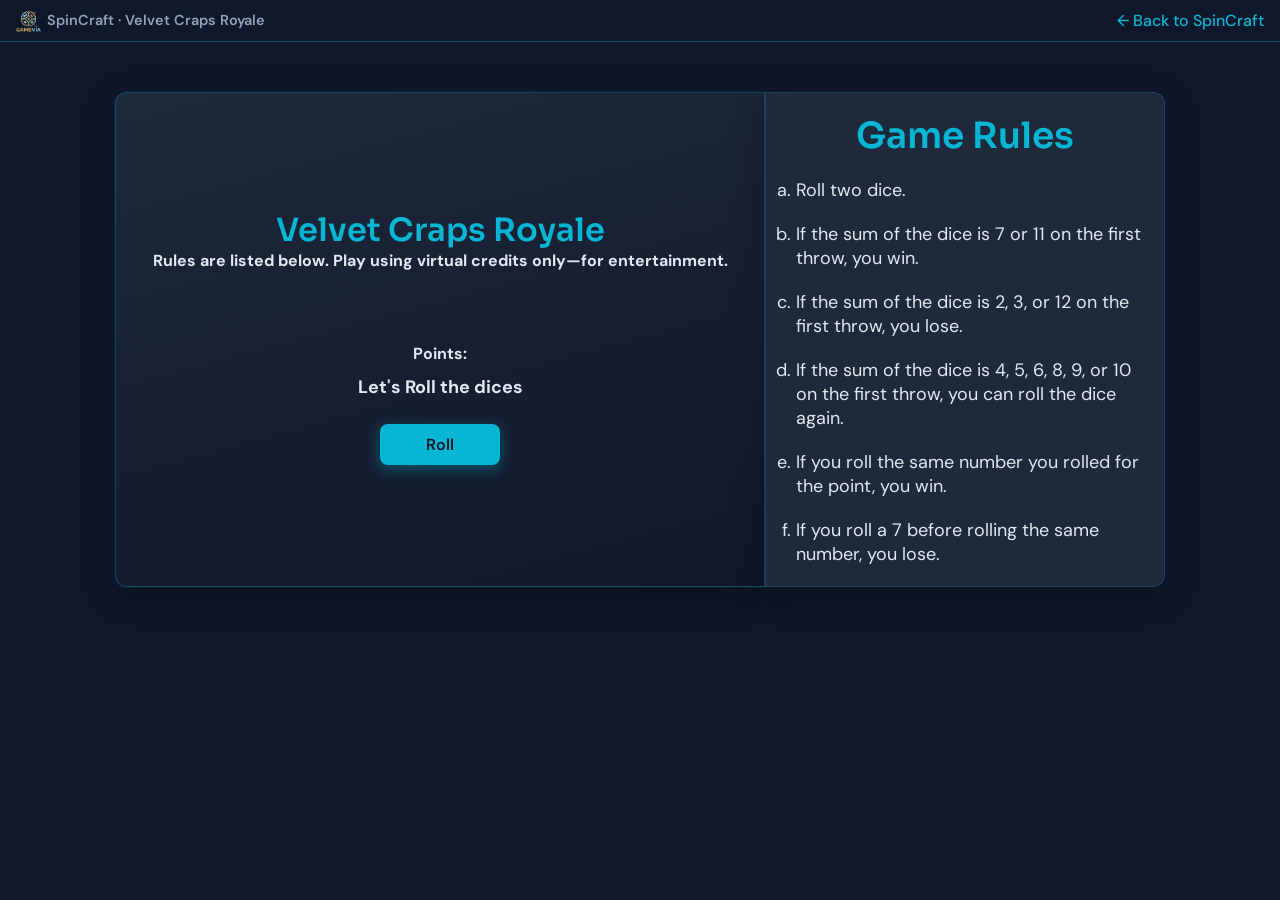
<file: games/craps-game/index.html>
<!DOCTYPE html>
<html lang="en">

<head>
    <meta charset="UTF-8" />
    <meta http-equiv="X-UA-Compatible" content="IE=edge" />
    <meta name="viewport" content="width=device-width, initial-scale=1.0" />
    <link rel="stylesheet" href="./styles.css">
    <link rel="icon" type="image/x-icon" href="../../favi.ico">
    <link rel="preconnect" href="https://fonts.googleapis.com">
    <link href="https://fonts.googleapis.com/css2?family=DM+Sans:wght@400;500;600;700&family=Sora:wght@500;600;700&display=swap" rel="stylesheet">
    <title>Velvet Craps Royale | SpinCraft</title>
</head>
<body>
    <div class="craps-back-bar" style="display:flex;align-items:center;justify-content:space-between;padding:0.6rem 1rem;background:#0f172a;border-bottom:1px solid rgba(6,182,212,0.35);flex-wrap:wrap;gap:0.5rem;">
    <span style="color:#94a3b8;font-size:0.9rem;font-weight:600;"><img src="../../assets/logo.webp" alt="SpinCraft" style="height:22px;vertical-align:middle;margin-right:6px;object-fit:contain">SpinCraft · Velvet Craps Royale</span>
    <a href="../../index.html" style="color:#06b6d4;text-decoration:none;font-weight:500;">← Back to SpinCraft</a>
    </div>
    <div id="container">
        <div id="main-container">
            <div id="about">
                <h1>Velvet Craps Royale</h1>
                <span id="hr"></span>
                <h4>Rules are listed below. Play using virtual credits only—for entertainment.</h4>
            </div>
            <div id="dice-img-container"></div>
            <div id="result">
                <h4>Points: <span id="points"></span></h4>
                <p id="message">Let's Roll the dices</p>
            </div>
            <button id="play-btn">Roll</button>
        </div>

        <div id="game-rules">
            <h1>Game Rules</h1>
            <ul>
                <li>Roll two dice.</li>
                <li>
                    If the sum of the dice is 7 or 11 on the first throw, you win.
                </li>
                <li>
                    If the sum of the dice is 2, 3, or 12 on the first throw, you lose.
                </li>
                <li>
                    If the sum of the dice is 4, 5, 6, 8, 9, or 10 on the first throw,
                    you can roll the dice again.
                </li>
                <li>
                    If you roll the same number you rolled for the point, you win.
                </li>
                <li>If you roll a 7 before rolling the same number, you lose.</li>
            </ul>
        </div>
    </div>


    <script src="./app.js"></script>
</body>

</html>
</file>
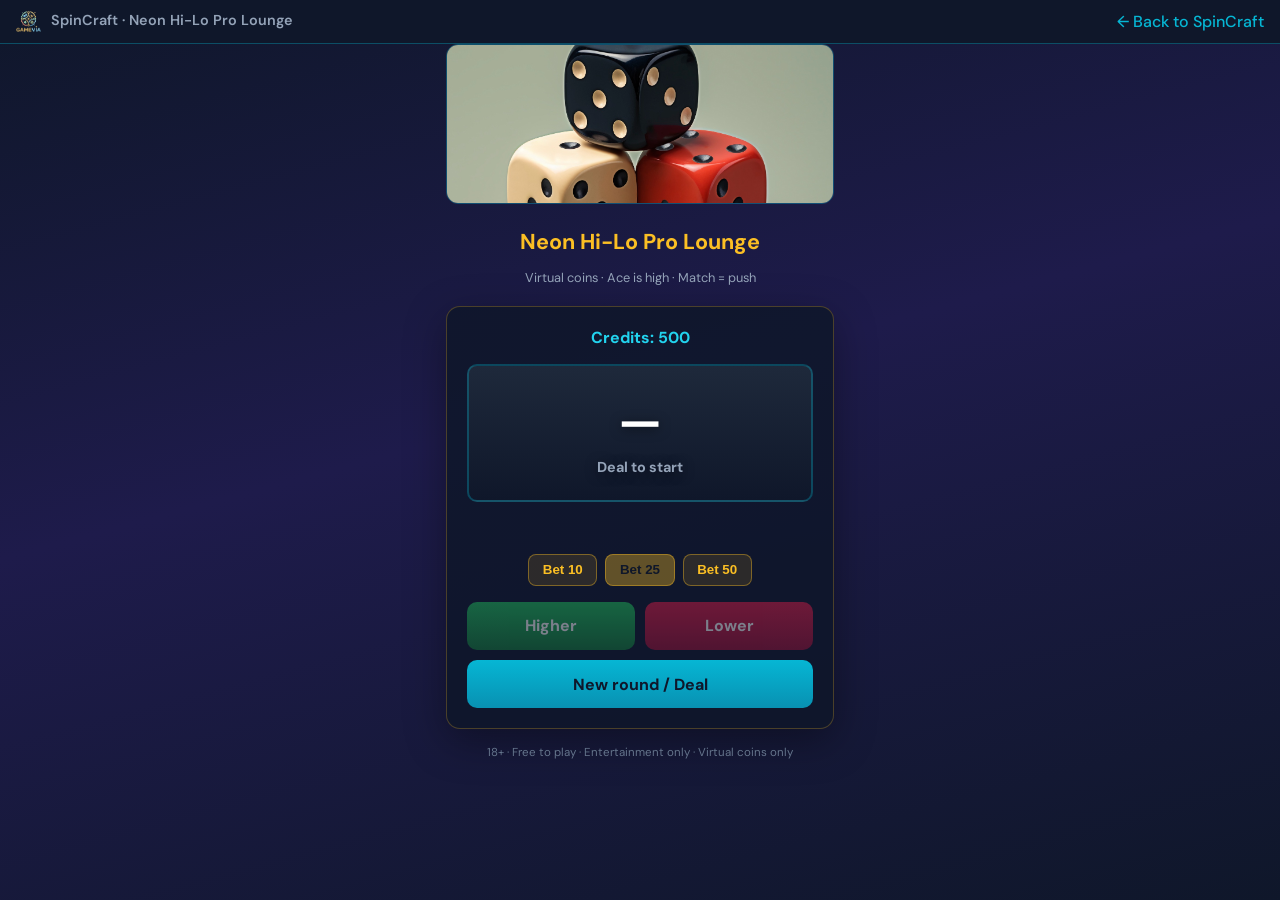
<file: games/hi-lo-lounge/index.html>
<!DOCTYPE html>
<html lang="en">
<head>
  <meta charset="UTF-8">
  <meta name="viewport" content="width=device-width, initial-scale=1.0">
  <link rel="icon" type="image/x-icon" href="../../favi.ico">
  <title>Neon Hi-Lo Pro Lounge | SpinCraft</title>
  <meta name="description" content="Neon Hi-Lo Pro Lounge — guess higher or lower. Virtual coins only, SpinCraft social lounge. March 2026.">
  <link rel="preconnect" href="https://fonts.googleapis.com">
  <link href="https://fonts.googleapis.com/css2?family=DM+Sans:wght@400;600;700&display=swap" rel="stylesheet">
  <style>
    * { box-sizing: border-box; }
    body {
      margin: 0;
      min-height: 100vh;
      font-family: 'DM Sans', system-ui, sans-serif;
      background: linear-gradient(165deg, #0f172a 0%, #1e1b4b 45%, #0f172a 100%);
      color: #e2e8f0;
    }
    .bar {
      display: flex;
      align-items: center;
      justify-content: space-between;
      flex-wrap: wrap;
      gap: 0.5rem;
      padding: 0.65rem 1rem;
      background: #0f172a;
      border-bottom: 1px solid rgba(6, 182, 212, 0.35);
    }
    .bar a { color: #06b6d4; text-decoration: none; font-weight: 500; }
    .bar a:hover { color: #22d3ee; }
    /* Hero art: ../../assets/dice.webp — replace dice.webp in site /assets for Hi-Lo branding */
    .lounge-hero {
      max-width: 420px;
      margin: 0 auto;
      padding: 0 1rem;
    }
    .lounge-hero img {
      width: 100%;
      height: auto;
      max-height: 160px;
      object-fit: cover;
      border-radius: 12px;
      border: 1px solid rgba(6, 182, 212, 0.35);
      display: block;
    }
    .wrap {
      max-width: 420px;
      margin: 0 auto;
      padding: 1.5rem 1rem 2rem;
    }
    h1 {
      font-size: 1.35rem;
      margin: 0 0 0.25rem;
      color: #fbbf24;
      text-align: center;
    }
    .sub {
      text-align: center;
      font-size: 0.8rem;
      color: #94a3b8;
      margin-bottom: 1.25rem;
    }
    .panel {
      background: rgba(15, 23, 42, 0.85);
      border: 1px solid rgba(251, 191, 36, 0.25);
      border-radius: 14px;
      padding: 1.25rem;
      box-shadow: 0 12px 40px rgba(0,0,0,0.35);
    }
    .balance {
      text-align: center;
      font-weight: 700;
      color: #22d3ee;
      margin-bottom: 1rem;
    }
    .card-slot {
      text-align: center;
      padding: 1.5rem;
      background: linear-gradient(180deg, #1e293b 0%, #0f172a 100%);
      border-radius: 10px;
      border: 2px solid rgba(6, 182, 212, 0.3);
      margin-bottom: 1rem;
      min-height: 120px;
      display: flex;
      align-items: center;
      justify-content: center;
    }
    .card-face {
      font-size: 3rem;
      font-weight: 700;
      color: #fff;
      text-shadow: 0 2px 12px rgba(0,0,0,0.5);
    }
    .card-face small { display: block; font-size: 0.9rem; color: #94a3b8; margin-top: 0.35rem; }
    .msg {
      text-align: center;
      min-height: 1.5rem;
      font-size: 0.9rem;
      color: #cbd5e1;
      margin-bottom: 0.75rem;
    }
    .bet-row {
      display: flex;
      gap: 0.5rem;
      justify-content: center;
      flex-wrap: wrap;
      margin-bottom: 1rem;
    }
    .bet-row button {
      padding: 0.45rem 0.85rem;
      border-radius: 8px;
      border: 1px solid rgba(251, 191, 36, 0.4);
      background: rgba(251, 191, 36, 0.12);
      color: #fbbf24;
      font-weight: 600;
      cursor: pointer;
    }
    .bet-row button.active {
      background: rgba(251, 191, 36, 0.35);
      color: #0f172a;
    }
    .actions {
      display: grid;
      grid-template-columns: 1fr 1fr;
      gap: 0.65rem;
    }
    .actions button {
      padding: 0.85rem;
      font-size: 1rem;
      font-weight: 700;
      border: none;
      border-radius: 10px;
      cursor: pointer;
      font-family: inherit;
    }
    .btn-hi {
      background: linear-gradient(180deg, #22c55e, #15803d);
      color: #fff;
    }
    .btn-lo {
      background: linear-gradient(180deg, #e11d48, #9f1239);
      color: #fff;
    }
    .btn-hi:disabled, .btn-lo:disabled, .bet-row button:disabled {
      opacity: 0.45;
      cursor: not-allowed;
    }
    .btn-deal {
      grid-column: 1 / -1;
      background: linear-gradient(180deg, #06b6d4, #0891b2);
      color: #0f172a;
    }
    .note {
      margin-top: 1rem;
      font-size: 0.72rem;
      color: #64748b;
      text-align: center;
      line-height: 1.4;
    }
  </style>
</head>
<body>
  <div class="bar">
    <span style="color:#94a3b8;font-size:0.9rem;font-weight:600;">
  <img src="../../assets/logo.webp" alt="SpinCraft" style="height:22px;vertical-align:middle;margin-right:6px;object-fit:contain">
  SpinCraft · Neon Hi-Lo Pro Lounge
    </span>
  <a href="../../index.html">← Back to SpinCraft</a>
  </div>
  <div class="lounge-hero">
    <img src="../../assets/dice.webp" alt="" width="520" height="300" loading="lazy">
  </div>
  <div class="wrap">
    <h1>Neon Hi-Lo Pro Lounge</h1>
    <p class="sub">Virtual coins · Ace is high · Match = push</p>
    <div class="panel">
      <div class="balance">Credits: <span id="bal">500</span></div>
      <div class="card-slot">
        <div class="card-face" id="cardDisplay">—<small>Deal to start</small></div>
      </div>
      <p class="msg" id="msg"></p>
      <div class="bet-row" id="betRow">
        <button type="button" data-bet="10">Bet 10</button>
        <button type="button" data-bet="25" class="active">Bet 25</button>
        <button type="button" data-bet="50">Bet 50</button>
      </div>
      <div class="actions">
        <button type="button" class="btn-hi" id="btnHi" disabled>Higher</button>
        <button type="button" class="btn-lo" id="btnLo" disabled>Lower</button>
        <button type="button" class="btn-deal" id="btnDeal">New round / Deal</button>
      </div>
    </div>
    <p class="note">18+ · Free to play · Entertainment only · Virtual coins only</p>
  </div>
  <script>
(function () {
  const RANKS = [2,3,4,5,6,7,8,9,10,11,12,13,14];
  const LABEL = { 11: 'J', 12: 'Q', 13: 'K', 14: 'A' };
  let balance = 500;
  let bet = 25;
  let current = null;
  let phase = 'idle';

  const balEl = document.getElementById('bal');
  const cardEl = document.getElementById('cardDisplay');
  const msgEl = document.getElementById('msg');
  const btnHi = document.getElementById('btnHi');
  const btnLo = document.getElementById('btnLo');
  const btnDeal = document.getElementById('btnDeal');

  function label(v) {
    return v <= 10 ? String(v) : LABEL[v];
  }

  function draw() {
    return RANKS[Math.floor(Math.random() * RANKS.length)];
  }

  function setBetButtons() {
    document.querySelectorAll('#betRow button').forEach(b => {
      b.classList.toggle('active', +b.dataset.bet === bet);
      b.disabled = phase === 'play';
    });
  }

  document.getElementById('betRow').addEventListener('click', e => {
    const t = e.target.closest('button[data-bet]');
    if (!t || phase === 'play') return;
    bet = +t.dataset.bet;
    setBetButtons();
  });

  function renderCard(v) {
    cardEl.innerHTML = label(v) + '<small>Current card</small>';
  }

  function deal() {
    if (balance < bet) {
      msgEl.textContent = 'Not enough credits — refresh page to reset fun balance.';
      return;
    }
    phase = 'play';
    current = draw();
    renderCard(current);
    msgEl.textContent = 'Will the next card be higher or lower?';
    btnHi.disabled = false;
    btnLo.disabled = false;
    btnDeal.textContent = 'Playing…';
    btnDeal.disabled = true;
    setBetButtons();
  }

  function resolve(higher) {
    const next = draw();
    const hi = next > current;
    const lo = next < current;
    const win = higher ? hi : lo;
    const push = next === current;

    renderCard(next);
    if (push) {
      msgEl.textContent = 'Push — same rank, bet returned.';
    } else if (win) {
      balance += bet;
      msgEl.textContent = 'You win +' + bet + ' credits!';
    } else {
      balance -= bet;
      msgEl.textContent = 'House wins this one — −' + bet + ' credits.';
    }
    balEl.textContent = balance;
    current = next;
    phase = 'idle';
    btnHi.disabled = true;
    btnLo.disabled = true;
    btnDeal.textContent = 'Next round / Deal';
    btnDeal.disabled = false;
    setBetButtons();
  }

  btnDeal.addEventListener('click', () => {
    if (phase === 'play') return;
    deal();
  });
  btnHi.addEventListener('click', () => { if (phase === 'play') resolve(true); });
  btnLo.addEventListener('click', () => { if (phase === 'play') resolve(false); });
})();
  </script>
</body>
</html>
</file>
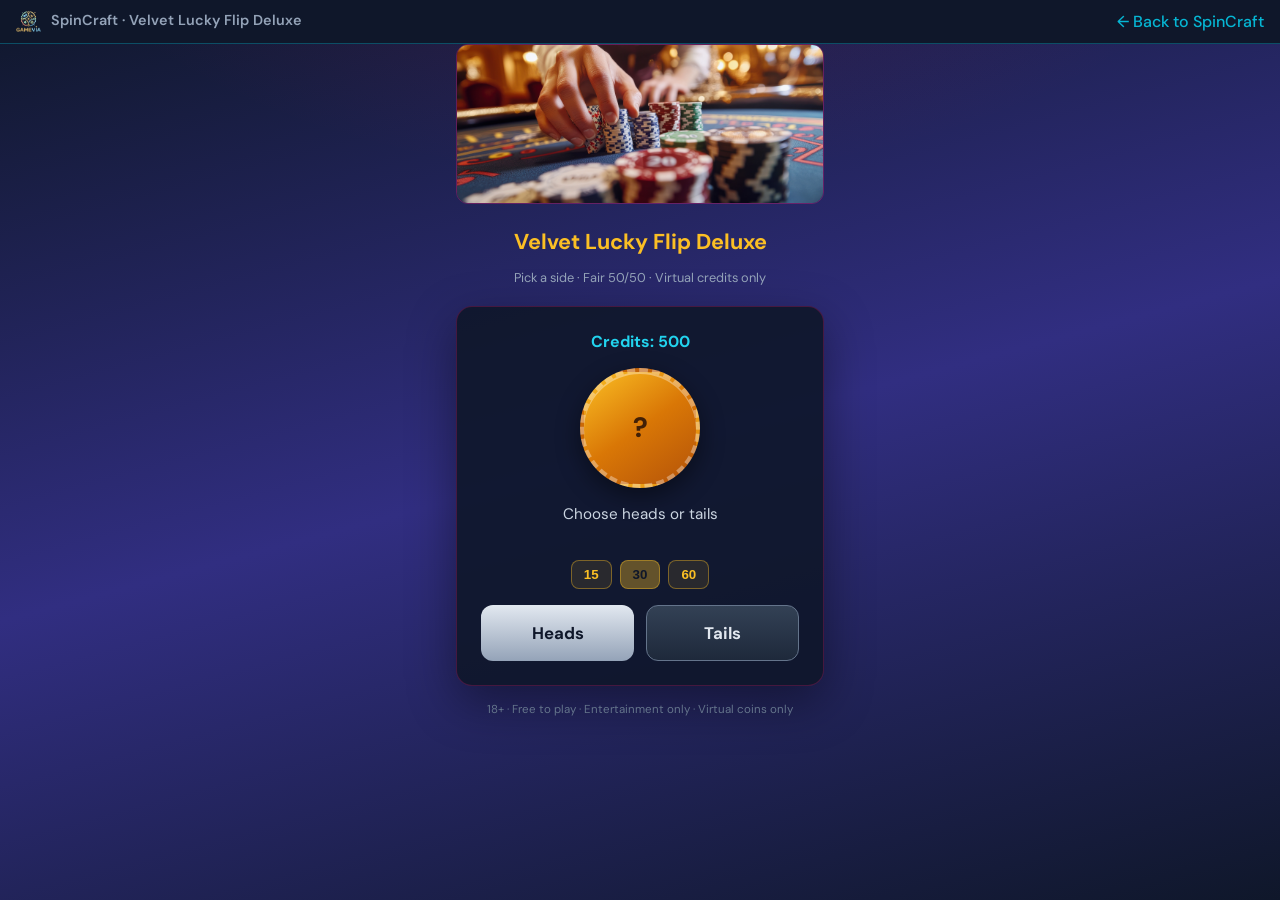
<file: games/lucky-flip-lounge/index.html>
<!DOCTYPE html>
<html lang="en">
<head>
  <meta charset="UTF-8">
  <meta name="viewport" content="width=device-width, initial-scale=1.0">
  <link rel="icon" type="image/x-icon" href="../../favi.ico">
  <title>Velvet Lucky Flip Deluxe | SpinCraft</title>
  <meta name="description" content="Velvet Lucky Flip Deluxe — heads or tails with virtual coins. SpinCraft social lounge — entertainment only. March 2026.">
  <link rel="preconnect" href="https://fonts.googleapis.com">
  <link href="https://fonts.googleapis.com/css2?family=DM+Sans:wght@400;600;700&display=swap" rel="stylesheet">
  <style>
    * { box-sizing: border-box; }
    body {
      margin: 0;
      min-height: 100vh;
      font-family: 'DM Sans', system-ui, sans-serif;
      background: radial-gradient(ellipse 100% 80% at 50% -20%, rgba(225, 29, 114, 0.15), transparent 50%),
        linear-gradient(165deg, #0f172a 0%, #312e81 50%, #0f172a 100%);
      color: #e2e8f0;
    }
    .bar {
      display: flex;
      align-items: center;
      justify-content: space-between;
      flex-wrap: wrap;
      gap: 0.5rem;
      padding: 0.65rem 1rem;
      background: #0f172a;
      border-bottom: 1px solid rgba(6, 182, 212, 0.35);
    }
    .bar a { color: #06b6d4; text-decoration: none; font-weight: 500; }
    /* Hero art: ../../assets/baccarat.webp — replace baccarat.webp in site /assets for Lucky Flip branding */
    .lounge-hero {
      max-width: 400px;
      margin: 0 auto;
      padding: 0 1rem;
    }
    .lounge-hero img {
      width: 100%;
      height: auto;
      max-height: 160px;
      object-fit: cover;
      border-radius: 12px;
      border: 1px solid rgba(225, 29, 114, 0.35);
      display: block;
    }
    .wrap {
      max-width: 400px;
      margin: 0 auto;
      padding: 1.5rem 1rem 2rem;
      text-align: center;
    }
    h1 {
      font-size: 1.35rem;
      margin: 0 0 0.25rem;
      color: #fbbf24;
    }
    .sub { font-size: 0.8rem; color: #94a3b8; margin-bottom: 1.25rem; }
    .panel {
      background: rgba(15, 23, 42, 0.9);
      border: 1px solid rgba(225, 29, 114, 0.25);
      border-radius: 16px;
      padding: 1.5rem;
      box-shadow: 0 16px 48px rgba(0,0,0,0.4);
    }
    .balance { font-weight: 700; color: #22d3ee; margin-bottom: 1rem; }
    .coin {
      width: 120px;
      height: 120px;
      margin: 0 auto 1rem;
      border-radius: 50%;
      background: linear-gradient(145deg, #fbbf24 0%, #d97706 50%, #b45309 100%);
      border: 4px dashed rgba(255,255,255,0.35);
      display: flex;
      align-items: center;
      justify-content: center;
      font-size: 1.75rem;
      font-weight: 800;
      color: #422006;
      box-shadow: inset 0 2px 0 rgba(255,255,255,0.35), 0 8px 24px rgba(0,0,0,0.45);
      transition: transform 0.35s ease;
    }
    .coin.spin { animation: spin 0.5s ease; }
    @keyframes spin {
      to { transform: rotateY(360deg); }
    }
    .msg { min-height: 2.5rem; font-size: 0.95rem; color: #cbd5e1; margin-bottom: 1rem; }
    .bet-row { display: flex; gap: 0.5rem; justify-content: center; margin-bottom: 1rem; flex-wrap: wrap; }
    .bet-row button {
      padding: 0.4rem 0.75rem;
      border-radius: 8px;
      border: 1px solid rgba(251, 191, 36, 0.4);
      background: rgba(251, 191, 36, 0.1);
      color: #fbbf24;
      font-weight: 600;
      cursor: pointer;
    }
    .bet-row button.active { background: rgba(251, 191, 36, 0.35); color: #0f172a; }
    .pick {
      display: grid;
      grid-template-columns: 1fr 1fr;
      gap: 0.75rem;
    }
    .pick button {
      padding: 1rem;
      font-size: 1.05rem;
      font-weight: 700;
      border: none;
      border-radius: 12px;
      cursor: pointer;
      font-family: inherit;
      color: #0f172a;
    }
    .pick .heads {
      background: linear-gradient(180deg, #e2e8f0, #94a3b8);
    }
    .pick .tails {
      background: linear-gradient(180deg, #334155, #1e293b);
      color: #e2e8f0;
      border: 1px solid #64748b;
    }
    .pick button:disabled { opacity: 0.4; cursor: not-allowed; }
    .note {
      margin-top: 1rem;
      font-size: 0.72rem;
      color: #64748b;
      line-height: 1.4;
    }
  </style>
</head>
<body>
  <div class="bar">
    <span style="color:#94a3b8;font-size:0.9rem;font-weight:600;">
  <img src="../../assets/logo.webp" alt="SpinCraft" style="height:22px;vertical-align:middle;margin-right:6px;object-fit:contain">
  SpinCraft · Velvet Lucky Flip Deluxe
    </span>
  <a href="../../index.html">← Back to SpinCraft</a>
  </div>
  <div class="lounge-hero">
    <img src="../../assets/baccarat.webp" alt="" width="520" height="300" loading="lazy">
  </div>
  <div class="wrap">
    <h1>Velvet Lucky Flip Deluxe</h1>
    <p class="sub">Pick a side · Fair 50/50 · Virtual credits only</p>
    <div class="panel">
      <div class="balance">Credits: <span id="bal">500</span></div>
      <div class="coin" id="coin">?</div>
      <p class="msg" id="msg">Choose heads or tails</p>
      <div class="bet-row" id="betRow">
        <button type="button" data-bet="15">15</button>
        <button type="button" data-bet="30" class="active">30</button>
        <button type="button" data-bet="60">60</button>
      </div>
      <div class="pick">
        <button type="button" class="heads" id="btnH">Heads</button>
        <button type="button" class="tails" id="btnT">Tails</button>
      </div>
    </div>
    <p class="note">18+ · Free to play · Entertainment only · Virtual coins only</p>
  </div>
  <script>
(function () {
  let balance = 500;
  let bet = 30;
  let busy = false;
  const balEl = document.getElementById('bal');
  const coinEl = document.getElementById('coin');
  const msgEl = document.getElementById('msg');

  document.querySelectorAll('#betRow button').forEach(b => {
    b.addEventListener('click', () => {
      if (busy) return;
      bet = +b.dataset.bet;
      document.querySelectorAll('#betRow button').forEach(x => x.classList.toggle('active', +x.dataset.bet === bet));
    });
  });

  function flip(choice) {
    if (busy || balance < bet) {
      if (balance < bet) msgEl.textContent = 'Not enough credits — refresh to reset fun balance.';
      return;
    }
    busy = true;
    msgEl.textContent = 'Flipping…';
    coinEl.classList.add('spin');
    const outcome = Math.random() < 0.5 ? 'heads' : 'tails';
    setTimeout(() => {
      coinEl.classList.remove('spin');
      coinEl.textContent = outcome === 'heads' ? 'H' : 'T';
      const win = choice === outcome;
      if (win) {
        balance += bet;
        msgEl.textContent = 'Hit! +' + bet + ' credits.';
      } else {
        balance -= bet;
        msgEl.textContent = 'Miss — −' + bet + ' credits.';
      }
      balEl.textContent = balance;
      busy = false;
    }, 480);
  }

  document.getElementById('btnH').addEventListener('click', () => flip('heads'));
  document.getElementById('btnT').addEventListener('click', () => flip('tails'));
})();
  </script>
</body>
</html>
</file>
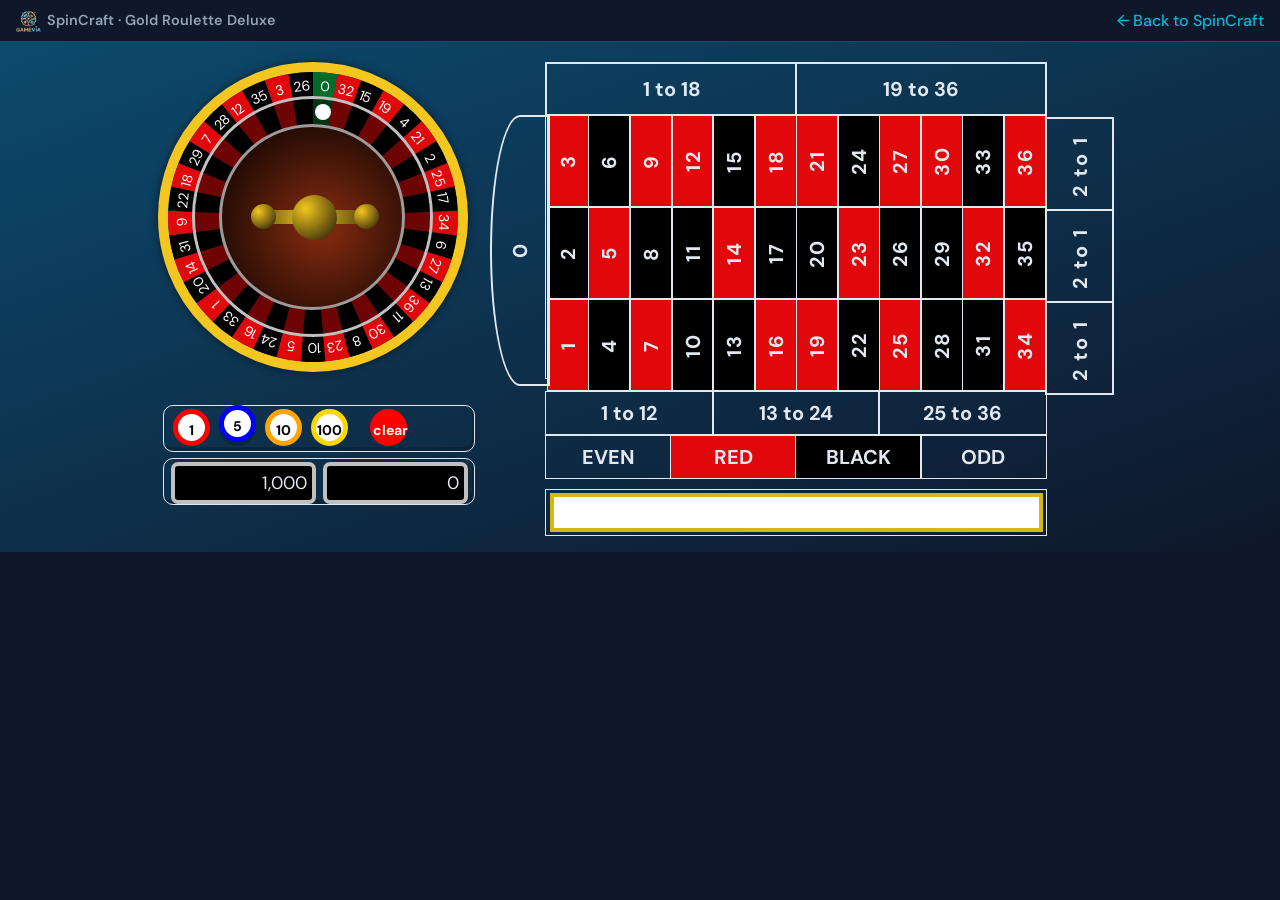
<file: games/roulette/index.html>
<!DOCTYPE html>
<html lang="en">
<head>
    <meta charset="utf-8">
    <meta name="viewport" content="width=device-width, initial-scale=1.0">
    <link rel="icon" type="image/x-icon" href="../../favi.ico">
    <link rel="preconnect" href="https://fonts.googleapis.com">
    <link href="https://fonts.googleapis.com/css2?family=DM+Sans:wght@400;500;600;700&family=Sora:wght@500;600;700&display=swap" rel="stylesheet">
    <title>Gold Roulette Deluxe | SpinCraft</title>
    <meta name="description" content="Gold Roulette Deluxe — SpinCraft social wheel with virtual chips. Entertainment only. March 2026.">
    <link href="./assets/css/style.css" rel="stylesheet" type="text/css">
</head>
<body>
	<div class="corshift-back" style="display:flex;align-items:center;justify-content:space-between;flex-wrap:wrap;gap:0.5rem;">
    <span style="color:#94a3b8;font-size:0.9rem;font-weight:600;"><img src="../../assets/logo.webp" alt="SpinCraft" style="height:22px;vertical-align:middle;margin-right:6px;object-fit:contain">SpinCraft · Gold Roulette Deluxe</span>
    <a href="../../index.html" style="color:#06b6d4;text-decoration:none;font-weight:500;">← Back to SpinCraft</a>
    </div>
	<script src="./assets/js/app.js"></script>
</body>
</html>
</file>
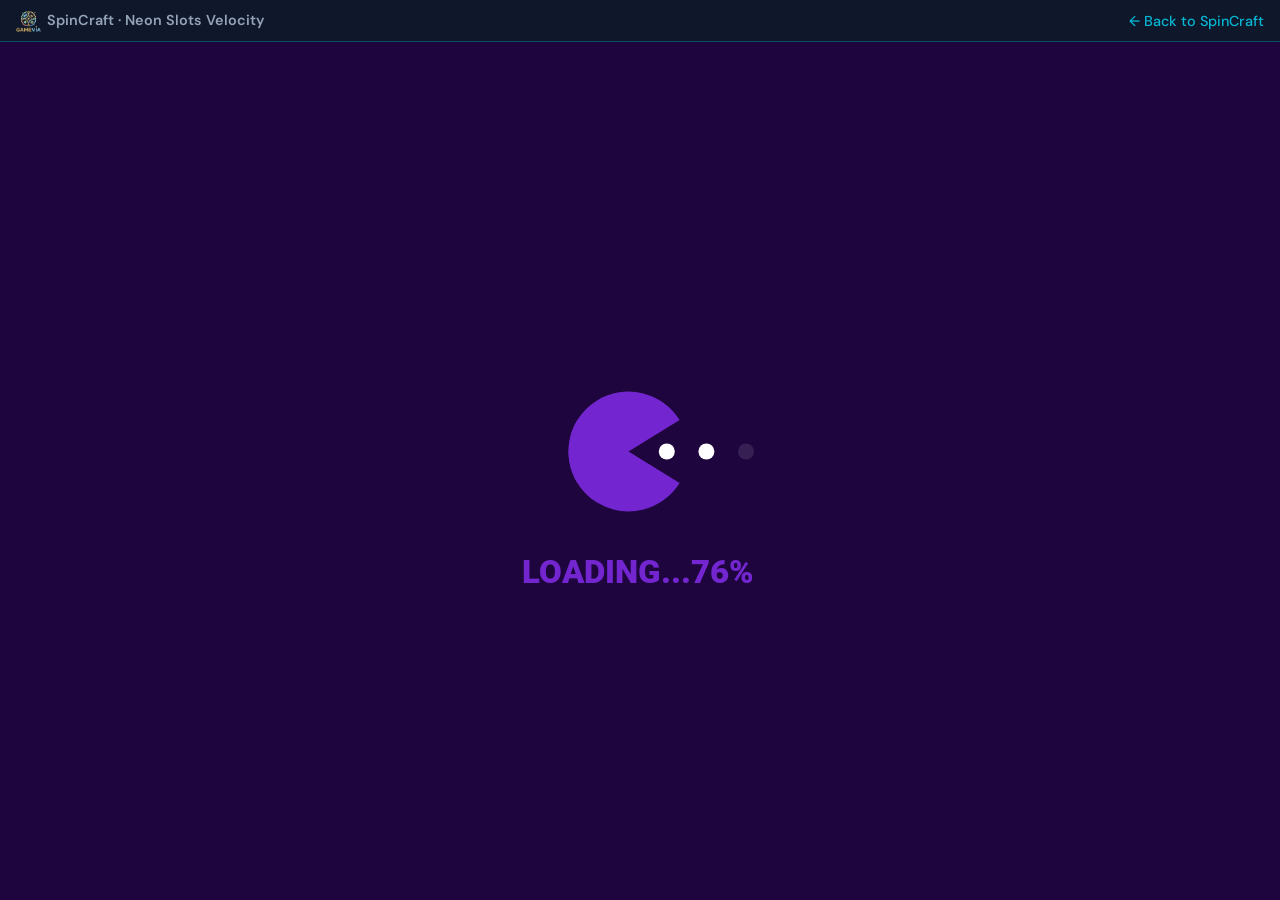
<file: games/slot-machine/index.html>
<!DOCTYPE html>
<html lang="en">
<head>
  <title>Neon Slots Velocity | SpinCraft</title>
  <meta charset="UTF-8" />
  <meta name="viewport" content="width=device-width, initial-scale=1.0" />
  <link rel="icon" type="image/x-icon" href="../../favi.ico">
  <link rel="preconnect" href="https://fonts.googleapis.com">
  <link href="https://fonts.googleapis.com/css2?family=DM+Sans:wght@400;500;600;700&display=swap" rel="stylesheet">
  <link rel="stylesheet" href="assets/css/main.css">
  <script>
  var slotMachineConfig = {}
  </script>
  <script src="assets/js/main.js"></script>
  <style>
    body {
      width: 100vw;
      height: 100vh;
      margin: 0;
      padding: 0;
      display: flex;
      flex-direction: column;
      background-color: #0f172a;
    }
    #slot-machine {
      flex: 1 1 auto;
      min-height: 0;
    }
    .game-toolbar {
      display: flex;
      align-items: center;
      justify-content: center;
      padding: 0.6rem 1rem;
      background: #0f172a;
      border-bottom: 1px solid rgba(6, 182, 212, 0.35);
      font-family: 'DM Sans', -apple-system, sans-serif;
      font-size: 0.9rem;
    }
    .game-toolbar a {
      color: #06b6d4;
      text-decoration: none;
      font-weight: 500;
    }
    .game-toolbar a:hover {
      color: #22d3ee;
    }
    .game-toolbar-logo {
      height: 22px;
      width: auto;
      vertical-align: middle;
      margin-right: 6px;
      object-fit: contain;
    }
  </style>
</head>
<body>
  <div class="game-toolbar" style="justify-content:space-between;">
  <span style="color:#94a3b8;font-weight:600;"><img src="../../assets/logo.webp" alt="SpinCraft" class="game-toolbar-logo">SpinCraft · Neon Slots Velocity</span>
  <a href="../../index.html">← Back to SpinCraft</a>
  </div>
  <div id="slot-machine"></div>
</body>
</html>
</file>
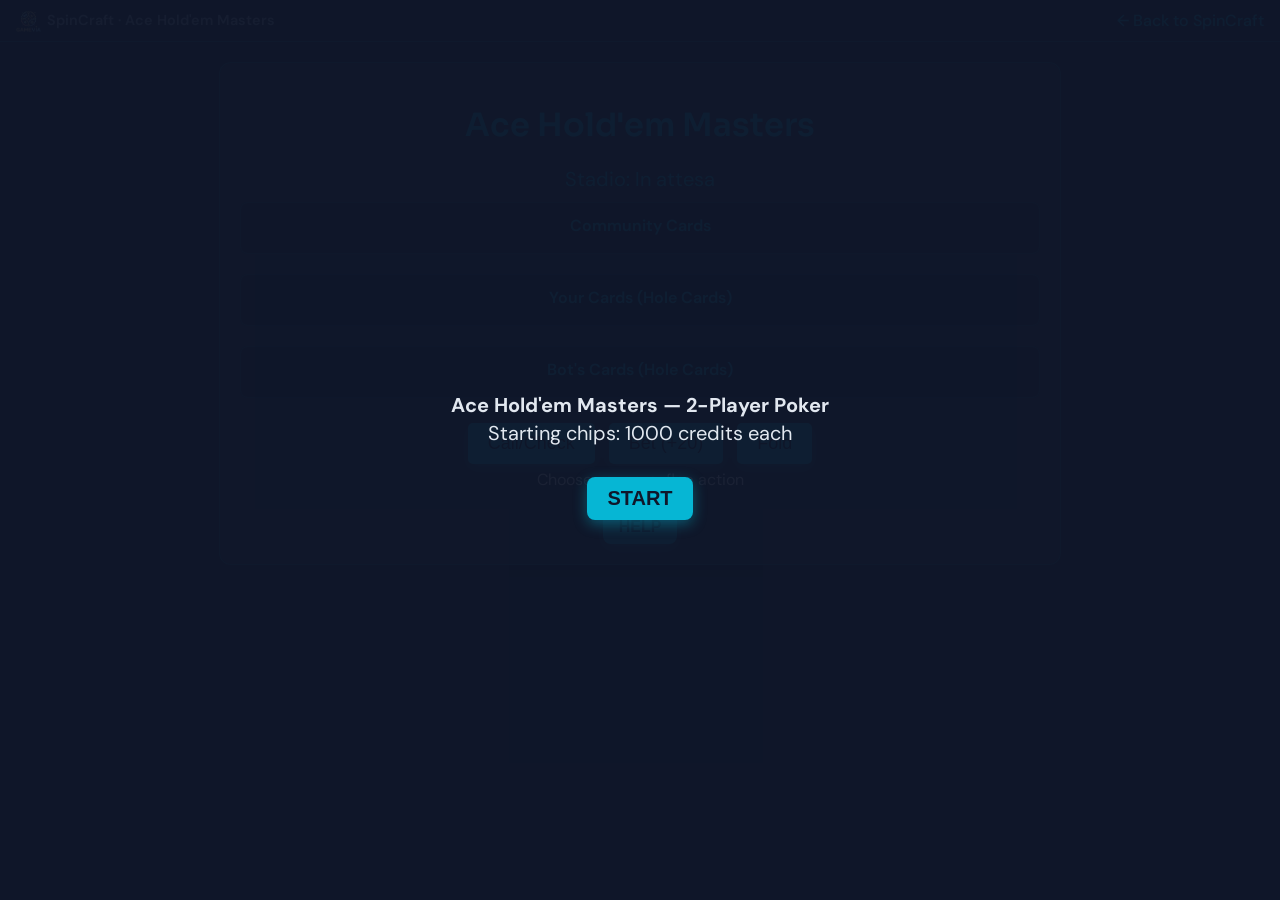
<file: games/Texas-Holdem/index.html>
<!DOCTYPE html>
<html lang="en">
<head>
  <meta charset="UTF-8">
  <title>Ace Hold'em Masters | SpinCraft</title>
  <link rel="icon" type="image/x-icon" href="../../favi.ico">
  <link rel="preconnect" href="https://fonts.googleapis.com">
  <link href="https://fonts.googleapis.com/css2?family=DM+Sans:wght@400;500;600;700&family=Sora:wght@500;600;700&display=swap" rel="stylesheet">
  <style>
    body {
      margin: 0;
      padding: 0;
      background: #0f172a;
      font-family: 'DM Sans', -apple-system, sans-serif;
      color: #e2e8f0;
      user-select: none;
      overflow-y: auto;
    }
    .back-link { display: block; text-align: center; padding: 0.6rem 1rem; background: #0f172a; border-bottom: 1px solid rgba(6,182,212,0.35); }
    .back-link a { color: #06b6d4; text-decoration: none; font-weight: 500; }
    .back-link a:hover { color: #22d3ee; }
    #gameContainer {
      width: 800px;
      margin: 20px auto;
      padding: 20px;
      background: #1e293b;
      border-radius: 12px;
      box-shadow: 0 8px 32px rgba(0,0,0,0.3);
      border: 1px solid rgba(6, 182, 212, 0.25);
    }
    h1 {
      text-align: center;
      color: #06b6d4;
      font-family: 'Sora', sans-serif;
      font-weight: 600;
    }
    #hud {
      font-size: 20px;
      margin-bottom: 10px;
      text-align: center;
      color: #06b6d4;
    }
    #messages {
      text-align: center;
      margin: 10px 0;
      font-size: 18px;
      color: #94a3b8;
    }
    .section {
      margin-bottom: 20px;
      padding: 12px;
      background: #0f172a;
      border-radius: 8px;
      border: 1px solid rgba(6, 182, 212, 0.2);
    }
    .section-title {
      font-weight: 600;
      margin-bottom: 5px;
      text-align: center;
      color: #06b6d4;
    }
    .cardsContainer {
      display: flex;
      flex-wrap: wrap;
      gap: 10px;
      justify-content: center;
    }
    /* ============================ */
    /* Stile delle carte           */
    /* ============================ */
    .card {
      width: 80px;
      height: 120px;
      background: #fff;
      border: 2px solid #999;
      border-radius: 8px;
      display: flex;
      flex-direction: column;
      justify-content: space-between;
      align-items: center;
      padding: 6px;
      cursor: pointer;
      box-shadow: 0 0 5px rgba(0,0,0,0.5);
      transition: transform 0.1s ease;
    }
    .card:hover {
      transform: scale(1.05);
    }
    .card .value {
      font-size: 24px;
      font-weight: bold;
      color: #222;
    }
    .card .suit {
      font-size: 32px;
    }
    .card-back {
      background: linear-gradient(45deg, #999, #666);
      color: transparent;
    }
    /* ============================ */
    /* Controlli di Betting e Avanzamento */
    /* ============================ */
    #betControls, #advanceControls {
      text-align: center;
      margin: 20px 0;
    }
    #betControls button, #advanceControls button {
      background: #06b6d4;
      color: #0f172a;
      border: none;
      border-radius: 5px;
      padding: 10px 20px;
      font-size: 18px;
      margin: 5px;
      cursor: pointer;
      box-shadow: 0 4px 14px rgba(6, 182, 212, 0.4);
    }
    #extraControls {
      text-align: center;
      margin-top: 10px;
    }
    #extraControls button {
      background: #06b6d4;
      color: #0f172a;
      border: none;
      border-radius: 8px;
      padding: 8px 16px;
      font-size: 16px;
      font-weight: 600;
      cursor: pointer;
      box-shadow: 0 4px 14px rgba(6, 182, 212, 0.4);
    }
    .overlay {
      position: fixed;
      top: 0; left: 0; right: 0; bottom: 0;
      background: rgba(15, 23, 42, 0.95);
      display: flex;
      flex-direction: column;
      align-items: center;
      justify-content: center;
      z-index: 999;
      text-align: center;
      color: #06b6d4;
    }
    .overlay.hidden { display: none; }
    .overlay p {
      font-size: 20px;
      max-width: 600px;
      margin: 10px;
      line-height: 1.4;
      color: #e2e8f0;
    }
    .overlay button {
      margin-top: 20px;
      padding: 10px 20px;
      font-size: 20px;
      background: #06b6d4;
      color: #0f172a;
      border: none;
      border-radius: 8px;
      font-weight: 600;
      cursor: pointer;
      box-shadow: 0 4px 14px rgba(6, 182, 212, 0.4);
    }
  </style>
</head>
<body>
  <div class="back-link" style="display:flex;align-items:center;justify-content:space-between;flex-wrap:wrap;gap:0.5rem;">
  <span style="color:#94a3b8;font-size:0.9rem;font-weight:600;"><img src="../../assets/logo.webp" alt="SpinCraft" style="height:22px;vertical-align:middle;margin-right:6px;object-fit:contain">SpinCraft · Ace Hold'em Masters</span>
  <a href="../../index.html" style="color:#06b6d4;text-decoration:none;font-weight:500;">← Back to SpinCraft</a>
    </div>
  <div id="gameContainer">
    <h1>Ace Hold'em Masters</h1>
    <div id="hud">
      Stage: Pre-flop<br>
      Chips: You 1000 credits - Bot 1000 credits<br>
      Pot: 30 credits
    </div>
    <div id="messages"></div>
    
    <div class="section">
      <div class="section-title">Community Cards</div>
      <div id="communityCards" class="cardsContainer"></div>
    </div>
    <div class="section">
      <div class="section-title">Your Cards (Hole Cards)</div>
      <div id="playerCards" class="cardsContainer"></div>
    </div>
    <div class="section">
      <div class="section-title">Bot's Cards (Hole Cards)</div>
      <div id="botCards" class="cardsContainer"></div>
    </div>
    
    <div id="betControls" class="hidden">
      <button id="callBtn">Call/Check</button>
      <button id="betBtn">Bet (+20)</button>
      <button id="foldBtn">Fold</button>
      <br>
      <span id="betInstructions">Choose your pre-flop action</span>
    </div>
    
    <div id="advanceControls" class="hidden"></div>
    
    <div id="extraControls">
      <button id="helpBtn">HELP</button>
    </div>
  </div>

  <div id="helpOverlay" class="overlay hidden">
    <p>
      <strong>Ace Hold'em Masters — Rules (Simplified)</strong><br>
      • Each player receives 2 face-down cards (hole cards).<br>
      • Five community cards are dealt: the Flop (3 cards), the Turn (1 card), and the River (1 card).<br>
      • In pre-flop you post the small blind (10 chips) and the bot posts the big blind (20 chips) → Initial pot: 30.<br>
      • During pre-flop choose: "Call/Check" to add 10 (matching to 20), "Bet" to bet an additional 20, or "Fold" to forfeit the hand (the bot wins).<br>
      • After pre-flop, click the advance button to continue: 1st click reveals the Flop, 2nd the Turn, 3rd the River, and 4th runs the Showdown.<br>
      • The Showdown compares the best 5-card hand (chosen from 7: 2 hole + 5 community) using standard hand rankings. The winner takes the pot.<br>
      • Each hand updates chips; if the deck doesn't have enough cards left, the final summary (GAME OVER) is shown.
    </p>
    <button id="closeHelpBtn">CLOSE HELP</button>
  </div>
  
  <div id="gameOverOverlay" class="overlay hidden">
    <p id="gameOverMsg"></p>
    <button id="restartBtn">NEW HAND</button>
  </div>
  
  <div id="startOverlay" class="overlay">
    <p>
      <strong>Ace Hold'em Masters — 2-Player Poker</strong><br>
      Starting chips: 1000 credits each
    </p>
    <button id="startBtn">START</button>
  </div>
  
  <script>
    document.addEventListener('DOMContentLoaded', function() {
      // --------------------------
      // Funzioni di rendering delle carte
      // --------------------------
      function renderCard(card) {
        let div = document.createElement("div");
        div.className = "card";
        let parts = card.display.split(" ");
        div.innerHTML = `<div class="value">${parts[0]}</div><div class="suit">${parts[1]}</div>`;
        return div;
      }
      function renderCardBack() {
        let div = document.createElement("div");
        div.className = "card card-back";
        div.textContent = "🂠";
        return div;
      }
      
      // --------------------------
      // Variabili globali del gioco
      // --------------------------
      let _deck, _playerHole = [], _botHole = [], _community = [];
      let _playerChips = 1000, _botChips = 1000, _pot = 30;
      let _stage = "preflop"; // Possibili stadi: "preflop", "flop", "turn", "river", "showdown"
      let _currentBet = 20;   // Il big blind
      let _betPlaced = false;
      let advanceCount = 0;
      
      const suits = ["♠", "♥", "♦", "♣"];
      const ranks = ["2","3","4","5","6","7","8","9","10","J","Q","K","A"];
      const rankValues = {"2":2, "3":3, "4":4, "5":5, "6":6, "7":7, "8":8, "9":9, "10":10, "J":11, "Q":12, "K":13, "A":14};
      
      // --------------------------
      // Elementi DOM
      // --------------------------
      const hudEl = document.getElementById("hud");
      const messagesEl = document.getElementById("messages");
      const communityCardsEl = document.getElementById("communityCards");
      const playerCardsEl = document.getElementById("playerCards");
      const botCardsEl = document.getElementById("botCards");
      
      const betControlsEl = document.getElementById("betControls");
      const advanceControlsEl = document.getElementById("advanceControls");
      const callBtn = document.getElementById("callBtn");
      const betBtn = document.getElementById("betBtn");
      const foldBtn = document.getElementById("foldBtn");
      
      const helpBtn = document.getElementById("helpBtn");
      const closeHelpBtn = document.getElementById("closeHelpBtn");
      const gameOverOverlay = document.getElementById("gameOverOverlay");
      const gameOverMsgEl = document.getElementById("gameOverMsg");
      const restartBtn = document.getElementById("restartBtn");
      const startOverlay = document.getElementById("startOverlay");
      const startBtn = document.getElementById("startBtn");
      
      // --------------------------
      // Funzioni per il mazzo
      // --------------------------
      function createDeck() {
        let d = [];
        for (let suit of suits) {
          for (let rank of ranks) {
            d.push({
              rank: rank,
              suit: suit,
              value: rankValues[rank],
              display: rank + " " + suit
            });
          }
        }
        return d;
      }
      
      function shuffle(array) {
        for (let i = array.length - 1; i > 0; i--) {
          const j = Math.floor(Math.random() * (i + 1));
          [array[i], array[j]] = [array[j], array[i]];
        }
      }
      
      // --------------------------
      // Funzione per generare combinazioni (per valutare le mani)
      // --------------------------
      function getCombinations(array, k) {
        let results = [];
        function helper(start, combo) {
          if (combo.length === k) {
            results.push([...combo]);
            return;
          }
          for (let i = start; i < array.length; i++) {
            combo.push(array[i]);
            helper(i + 1, combo);
            combo.pop();
          }
        }
        helper(0, []);
        return results;
      }
      
      // --------------------------
      // Valutazione delle mani (5 carte) – algoritmo semplificato
      // --------------------------
      function evaluateFiveCardHand(hand) {
        let cards = hand.slice().sort((a, b) => b.value - a.value);
        let values = cards.map(c => c.value);
        let suitsArr = cards.map(c => c.suit);
        let flush = suitsArr.every(s => s === suitsArr[0]);
      
        let isStraight = false;
        let straightHigh = 0;
        let uniqueValues = [...new Set(values)];
        uniqueValues.sort((a, b) => b - a);
        if (uniqueValues.length >= 5) {
          for (let i = 0; i <= uniqueValues.length - 5; i++) {
            let seq = uniqueValues.slice(i, i + 5);
            if (seq[0] - seq[4] === 4) {
              isStraight = true;
              straightHigh = seq[0];
              break;
            }
          }
          if (!isStraight && uniqueValues.includes(14)) {
            let mapped = uniqueValues.map(v => v === 14 ? 1 : v);
            mapped.sort((a, b) => b - a);
            for (let i = 0; i <= mapped.length - 5; i++) {
              let seq = mapped.slice(i, i + 5);
              if (seq[0] - seq[4] === 4) {
                isStraight = true;
                straightHigh = (seq[0] === 1 ? 5 : seq[0]);
                break;
              }
            }
          }
        }
      
        let counter = {};
        for (let c of cards) {
          counter[c.value] = (counter[c.value] || 0) + 1;
        }
        let groups = Object.entries(counter).map(e => [parseInt(e[0]), e[1]]);
        groups.sort((a, b) => {
          if (b[1] === a[1]) return b[0] - a[0];
          return b[1] - a[1];
        });
      
        let handRank = 1;
        let scoreArr = [];
        if (flush && isStraight) {
          handRank = 9;
          scoreArr = [straightHigh];
        } else if (groups[0][1] === 4) {
          handRank = 8;
          scoreArr = [groups[0][0]];
          let kicker = values.filter(v => v !== groups[0][0])[0];
          scoreArr.push(kicker);
        } else if (groups[0][1] === 3 && groups[1] && groups[1][1] >= 2) {
          handRank = 7;
          scoreArr = [groups[0][0], groups[1][0]];
        } else if (flush) {
          handRank = 6;
          scoreArr = values.slice(0, 5);
        } else if (isStraight) {
          handRank = 5;
          scoreArr = [straightHigh];
        } else if (groups[0][1] === 3) {
          handRank = 4;
          scoreArr = [groups[0][0]];
          let remain = values.filter(v => v !== groups[0][0]).slice(0, 2);
          scoreArr.push(...remain);
        } else if (groups[0][1] === 2 && groups[1] && groups[1][1] === 2) {
          handRank = 3;
          scoreArr = [groups[0][0], groups[1][0]];
          let kicker = values.filter(v => v !== groups[0][0] && v !== groups[1][0])[0];
          scoreArr.push(kicker);
        } else if (groups[0][1] === 2) {
          handRank = 2;
          scoreArr = [groups[0][0]];
          let remain = values.filter(v => v !== groups[0][0]).slice(0, 3);
          scoreArr.push(...remain);
        } else {
          handRank = 1;
          scoreArr = values.slice(0, 5);
        }
        return [handRank, ...scoreArr];
      }
      
      function compareHands(arr1, arr2) {
        for (let i = 0; i < Math.max(arr1.length, arr2.length); i++) {
          let a = arr1[i] || 0;
          let b = arr2[i] || 0;
          if (a > b) return 1;
          if (a < b) return -1;
        }
        return 0;
      }
      
      function evaluateHand(sevenCards) {
        let combos = getCombinations(sevenCards, 5);
        let best = null;
        for (let hand of combos) {
          let score = evaluateFiveCardHand(hand);
          if (best === null || compareHands(score, best) > 0) best = score;
        }
        return best;
      }
      
      // --------------------------
      // Funzioni principali di gioco
      // --------------------------
      function initPoker() {
        _deck = createDeck();
        shuffle(_deck);
        _playerHole = [_deck.pop(), _deck.pop()];
        _botHole = [_deck.pop(), _deck.pop()];
        _community = [];
        _stage = "preflop";
        _currentBet = 20;
        _betPlaced = false;
        _pot = 30; // tu: 10, bot: 20
        advanceCount = 0;
        updatePokerDisplay();
        updatePokerHUD();
        messagesEl.textContent = "Pre-flop: Choose Call/Check, Bet (+20) or Fold";
        betControlsEl.classList.remove("hidden");
        advanceControlsEl.innerHTML = "";
      }
      
      function updatePokerHUD() {
        hudEl.innerHTML = `Stage: ${_stage}<br>
                           Chips: You ${_playerChips} credits - Bot ${_botChips} credits<br>
                           Pot: ${_pot} credits`;
      }
      
      function updatePokerDisplay(revealBot = false) {
        playerCardsEl.innerHTML = "";
        _playerHole.forEach(card => { playerCardsEl.appendChild(renderCard(card)); });
        botCardsEl.innerHTML = "";
        _botHole.forEach(card => {
          if (revealBot) botCardsEl.appendChild(renderCard(card));
          else botCardsEl.appendChild(renderCardBack());
        });
        communityCardsEl.innerHTML = "";
        _community.forEach(card => { communityCardsEl.appendChild(renderCard(card)); });
      }
      
      // Azioni di betting pre-flop
      function playerCall() {
        // Tu hai già postato 10; per raggiungere 20 devi aggiungere 10
        let toCall = _currentBet - 10;
        if (_playerChips < toCall) {
          messagesEl.textContent = "Not enough chips to call!";
          return;
        }
        _playerChips -= toCall;
        _pot += toCall;
        messagesEl.textContent = "You called (Call/Check).";
        _betPlaced = true;
        botCall();
        // Dopo il betting, crea il pulsante per avanzare
        setTimeout(createAdvanceButton, 1000);
        updatePokerHUD();
      }
      
      function playerBet() {
        let betAmount = (_currentBet + 20) - 10;
        if (_playerChips < betAmount) {
          messagesEl.textContent = "Not enough chips to bet!";
          return;
        }
        _playerChips -= betAmount;
        _pot += betAmount;
        _currentBet += 20;
        messagesEl.textContent = "You bet (+20).";
        _betPlaced = true;
        botCall();
        setTimeout(createAdvanceButton, 1000);
        updatePokerHUD();
      }
      
      function playerFold() {
        messagesEl.textContent = "You folded. The bot wins the pot.";
        _botChips += _pot;
        _pot = 0;
        endHandPoker();
      }
      
      function botCall() {
        let toCall = _currentBet - 20; // Bot ha già postato 20
        if (_botChips >= toCall) {
          _botChips -= toCall;
          _pot += toCall;
          messagesEl.innerHTML += "<br>The bot called.";
        }
        updatePokerHUD();
      }
      
      // --------------------------
      // Avanzamento manuale delle fasi
      // --------------------------
      // Dopo il betting pre-flop, l'utente clicca "Avanza" per passare alle fasi successive:
      // 1° click: Mostra il Flop (3 carte), 2°: il Turn (1 carta), 3°: il River (1 carta), 4°: Showdown.
      function advancePhase() {
        advanceCount++;
        if (advanceCount === 1) {
          // Flop: rivelazione delle 3 carte comuni
          _community = _community.concat([_deck.pop(), _deck.pop(), _deck.pop()]);
          _stage = "flop";
          updatePokerDisplay();
          updatePokerHUD();
          messagesEl.textContent = "Flop dealt.";
          createAdvanceButton();
        } else if (advanceCount === 2) {
          // Turn: una carta
          _community.push(_deck.pop());
          _stage = "turn";
          updatePokerDisplay();
          updatePokerHUD();
          messagesEl.textContent = "Turn dealt.";
          createAdvanceButton();
        } else if (advanceCount === 3) {
          // River: una carta
          _community.push(_deck.pop());
          _stage = "river";
          updatePokerDisplay();
          updatePokerHUD();
          messagesEl.textContent = "River dealt.";
          createAdvanceButton();
        } else if (advanceCount === 4) {
          // Showdown
          advanceControlsEl.innerHTML = "";
          showdown();
        }
      }
      
      function createAdvanceButton() {
        advanceControlsEl.innerHTML = "";
        let btn = document.createElement("button");
        if (_stage === "preflop") btn.textContent = "Show Flop";
        else if (_stage === "flop") btn.textContent = "Show Turn";
        else if (_stage === "turn") btn.textContent = "Show River";
        else if (_stage === "river") btn.textContent = "Showdown";
        btn.addEventListener("click", advancePhase);
        advanceControlsEl.appendChild(btn);
        advanceControlsEl.classList.remove("hidden");
      }
      
      // Showdown: confronta la migliore mano (considerando 7 carte: 2 hole + 5 comuni)
      function showdown() {
        if (_stage !== "river") return;
        _stage = "showdown";
        updatePokerDisplay(true);
        updatePokerHUD();
        hudEl.innerHTML += "<br>Showdown!";
        let playerBest = evaluateHand(_playerHole.concat(_community));
        let botBest = evaluateHand(_botHole.concat(_community));
        let res = compareHands(playerBest, botBest);
        let resultText = "";
        if (res > 0) {
          resultText = "You won the hand!";
          _playerChips += _pot;
        } else if (res < 0) {
          resultText = "The bot won the hand!";
          _botChips += _pot;
        } else {
          resultText = "The hand is a tie! The pot is split.";
          let half = _pot / 2;
          _playerChips += half;
          _botChips += half;
        }
        messagesEl.innerHTML = resultText + "<br>" +
          `Your hand (ranking): [${playerBest.join(", ")}]<br>` +
          `Bot: [${botBest.join(", ")}]`;
        _pot = 0;
        updatePokerHUD();
        setTimeout(endHandPoker, 2000);
      }
      
      function endHandPoker() {
        if (_deck.length < 5) {
          let summary = `<strong>GAME OVER</strong><br>
                         Final Chips: You ${_playerChips} credits - Bot ${_botChips} credits<br>`;
          if (_playerChips > _botChips) summary += "You won the match!";
          else if (_botChips > _playerChips) summary += "The bot won the match!";
          else summary += "The match is a tie!";
          gameOverMsgEl.innerHTML = summary;
          gameOverOverlay.classList.remove("hidden");
        } else {
          // Nuova mano: reset dello stage, distribuzione nuove hole cards, pot e reset del pulsante di avanzamento
          _stage = "preflop";
          _currentBet = 20;
          _pot = 30;
          advanceCount = 0;
          _playerHole = [_deck.pop(), _deck.pop()];
          _botHole = [_deck.pop(), _deck.pop()];
          _community = [];
          updatePokerDisplay();
          updatePokerHUD();
          messagesEl.textContent = "Pre-flop: Choose Call/Check, Bet (+20) or Fold";
          betControlsEl.classList.remove("hidden");
          advanceControlsEl.innerHTML = "";
        }
      }
      
      // --------------------------
      // Eventi dei pulsanti
      // --------------------------
      callBtn.addEventListener("click", function() { 
        playerCall(); 
        betControlsEl.classList.add("hidden"); 
      });
      betBtn.addEventListener("click", function() { 
        playerBet(); 
        betControlsEl.classList.add("hidden"); 
      });
      foldBtn.addEventListener("click", function() { 
        playerFold(); 
        betControlsEl.classList.add("hidden"); 
      });
      
      helpBtn.addEventListener("click", function() { 
        document.getElementById("helpOverlay").classList.remove("hidden"); 
      });
      closeHelpBtn.addEventListener("click", function() { 
        document.getElementById("helpOverlay").classList.add("hidden"); 
      });
      restartBtn.addEventListener("click", function() { 
        document.getElementById("gameOverOverlay").classList.add("hidden"); 
        initPoker(); 
      });
      startBtn.addEventListener("click", function() { 
        document.getElementById("startOverlay").classList.add("hidden"); 
        initPoker(); 
      });
      
      // --------------------------
      // Inizializzazione dell'app (mostra overlay START)
      // --------------------------
      function initApp() {
        _playerChips = 1000;
        _botChips = 1000;
        document.getElementById("startOverlay").classList.remove("hidden");
        document.getElementById("helpOverlay").classList.add("hidden");
        document.getElementById("gameOverOverlay").classList.add("hidden");
        hudEl.innerHTML = "Stadio: In attesa";
        messagesEl.textContent = "";
      }
      
      initApp();
    });
  </script>
</body>
</html>
</file>
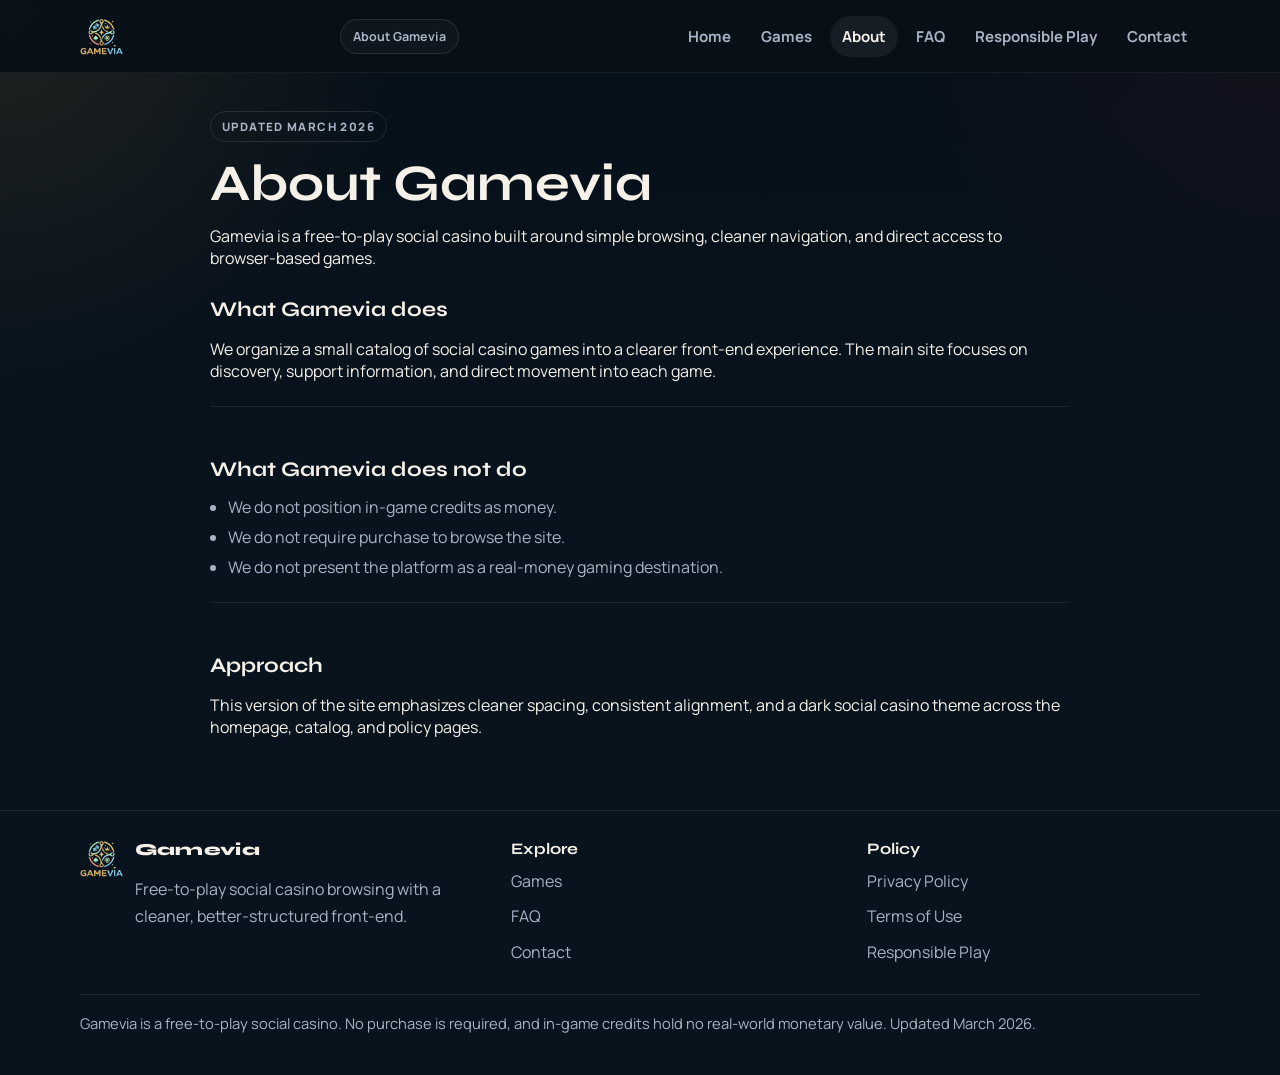
<file: about.html>
<!doctype html>
<html lang="en">
<head>
  <meta charset="utf-8">
  <meta name="viewport" content="width=device-width,initial-scale=1">
  <link rel="icon" href="assets/favi.ico">
  <meta name="description" content="About Gamevia — refreshed March 2026.">
  <title>About Us — Gamevia</title>
  <link rel="preconnect" href="https://fonts.googleapis.com">
  <link rel="preconnect" href="https://fonts.gstatic.com" crossorigin>
  <link href="https://fonts.googleapis.com/css2?family=Manrope:wght@400;500;600;700;800&family=Syne:wght@700;800&display=swap" rel="stylesheet">
  <link rel="stylesheet" href="styles.css">
</head>
<body>
  <header class="gh-top">
    <div class="sc-shell gh-top__in">
      <a class="gh-brand" href="index.html">
        <img src="assets/logo.webp" alt="Gamevia logo">
        
      </a>
      <div style="display:flex;align-items:center;gap:12px">
        <div class="gh-burst">About Gamevia</div>
        <button class="gh-burger" aria-label="Open menu" aria-expanded="false" aria-controls="gh-nav"><span></span><span></span><span></span></button>
      </div>
      <nav class="gh-nav" id="gh-nav">
        <a href="index.html">Home</a>
        <a href="games.html">Games</a>
        <a href="about.html" class="is-active">About</a>
        <a href="faq.html">FAQ</a>
        <a href="responsible-play.html">Responsible Play</a>
        <a href="contact.html">Contact</a>
      </nav>
    </div>
  </header>

  <main class="gh-page">
    <div class="gh-article-wrap">
      <article class="gh-article">
        <span class="gh-kicker">Updated March 2026</span>
        <h1>About Gamevia</h1>
        <p>Gamevia is a free-to-play social casino built around simple browsing, cleaner navigation, and direct access to browser-based games.</p>

        <section>
          <h2>What Gamevia does</h2>
          <p>We organize a small catalog of social casino games into a clearer front-end experience. The main site focuses on discovery, support information, and direct movement into each game.</p>
        </section>

        <section>
          <h2>What Gamevia does not do</h2>
          <ul>
            <li>We do not position in-game credits as money.</li>
            <li>We do not require purchase to browse the site.</li>
            <li>We do not present the platform as a real-money gaming destination.</li>
          </ul>
        </section>

        <section>
          <h2>Approach</h2>
          <p>This version of the site emphasizes cleaner spacing, consistent alignment, and a dark social casino theme across the homepage, catalog, and policy pages.</p>
        </section>
      </article>
    </div>
  </main>

  <footer class="gh-foot">
    <div class="sc-shell">
      <div class="gh-foot__top">
        <div class="gh-foot__brand">
          <img src="assets/logo.webp" alt="Gamevia logo">
          <div>
            <div class="gh-foot__name">Gamevia</div>
            <p>Free-to-play social casino browsing with a cleaner, better-structured front-end.</p>
          </div>
        </div>
        <div class="gh-foot__col">
          <h3>Explore</h3>
          <a href="games.html">Games</a>
          <a href="faq.html">FAQ</a>
          <a href="contact.html">Contact</a>
        </div>
        <div class="gh-foot__col">
          <h3>Policy</h3>
          <a href="privacy-policy.html">Privacy Policy</a>
          <a href="terms-of-use.html">Terms of Use</a>
          <a href="responsible-play.html">Responsible Play</a>
        </div>
      </div>
      <p class="gh-foot__legal">Gamevia is a free-to-play social casino. No purchase is required, and in-game credits hold no real-world monetary value. Updated March 2026.</p>
    </div>
  </footer>

  <script src="main.js"></script>
</body>
</html>
</file>
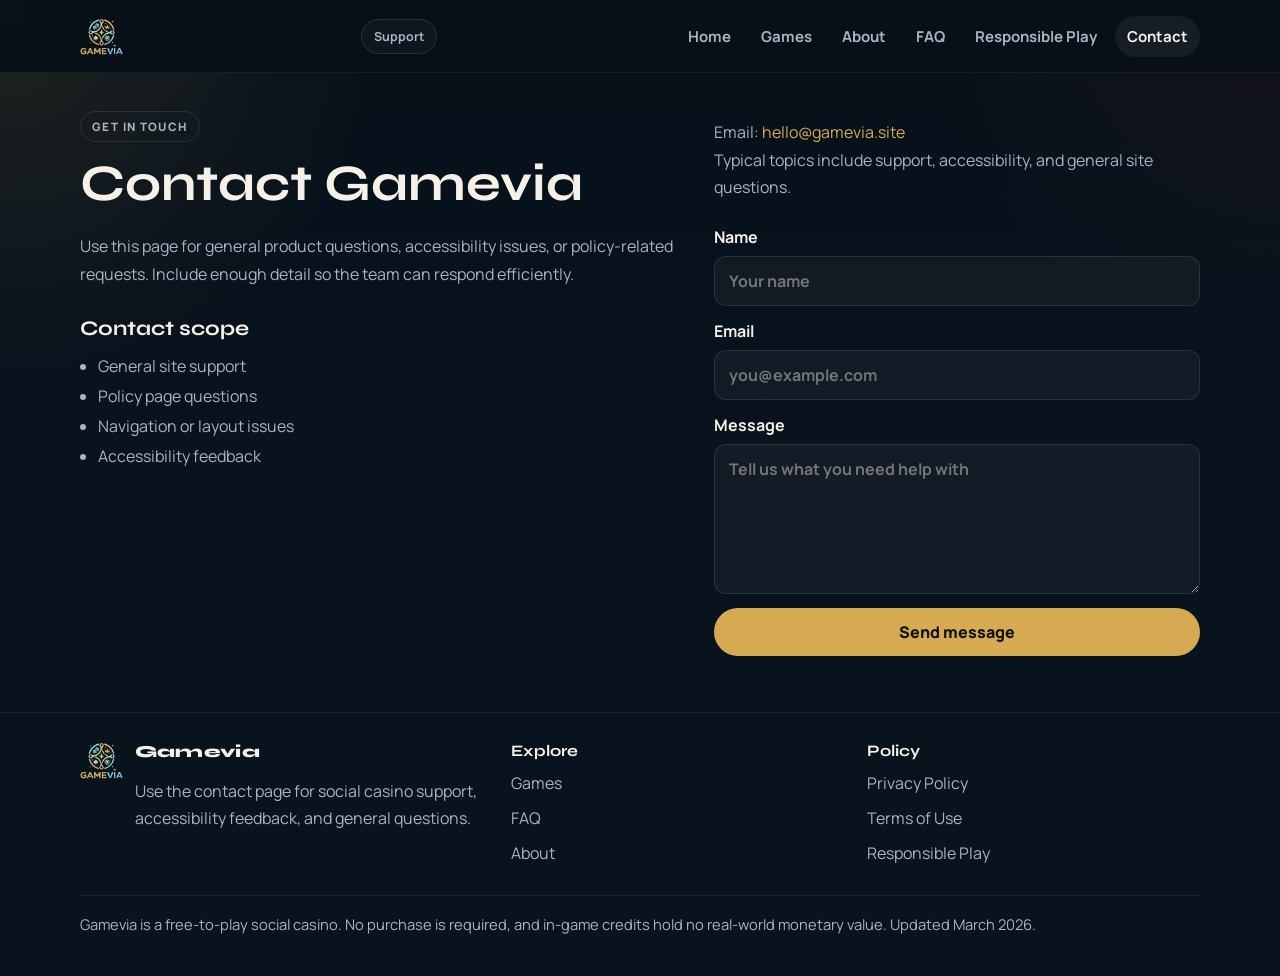
<file: contact.html>
<!doctype html>
<html lang="en">
<head>
  <meta charset="utf-8">
  <meta name="viewport" content="width=device-width,initial-scale=1">
  <link rel="icon" href="assets/favi.ico">
  <meta name="description" content="Contact Gamevia — March 2026.">
  <title>Contact — Gamevia</title>
  <link rel="preconnect" href="https://fonts.googleapis.com">
  <link rel="preconnect" href="https://fonts.gstatic.com" crossorigin>
  <link href="https://fonts.googleapis.com/css2?family=Manrope:wght@400;500;600;700;800&family=Syne:wght@700;800&display=swap" rel="stylesheet">
  <link rel="stylesheet" href="styles.css">
</head>
<body>
  <header class="gh-top">
    <div class="sc-shell gh-top__in">
      <a class="gh-brand" href="index.html">
        <img src="assets/logo.webp" alt="Gamevia logo">
        
      </a>
      <div style="display:flex;align-items:center;gap:12px">
        <div class="gh-burst">Support</div>
        <button class="gh-burger" aria-label="Open menu" aria-expanded="false" aria-controls="gh-nav"><span></span><span></span><span></span></button>
      </div>
      <nav class="gh-nav" id="gh-nav">
        <a href="index.html">Home</a>
        <a href="games.html">Games</a>
        <a href="about.html">About</a>
        <a href="faq.html">FAQ</a>
        <a href="responsible-play.html">Responsible Play</a>
        <a href="contact.html" class="is-active">Contact</a>
      </nav>
    </div>
  </header>

  <main class="gh-page">
    <div class="sc-shell gh-contact">
      <div class="gh-contact__main">
        <span class="gh-kicker">Get in touch</span>
        <h1 style="margin:16px 0 10px;font-family:'Syne',sans-serif;font-size:clamp(2rem,4vw,3.2rem);line-height:1">Contact Gamevia</h1>
        <p class="gh-note">Use this page for general product questions, accessibility issues, or policy-related requests. Include enough detail so the team can respond efficiently.</p>

        <section class="gh-article" style="margin-top:28px">
          <section>
            <h2>Contact scope</h2>
            <ul>
              <li>General site support</li>
              <li>Policy page questions</li>
              <li>Navigation or layout issues</li>
              <li>Accessibility feedback</li>
            </ul>
          </section>
        </section>
      </div>

      <aside class="gh-contact__aside">
        <p>Email: <a href="mailto:hello@gamevia.site">hello@gamevia.site</a></p>
        <p>Typical topics include support, accessibility, and general site questions.</p>

        <form class="gh-form" style="margin-top:24px">
          <label>Name<input type="text" placeholder="Your name"></label>
          <label>Email<input type="email" placeholder="you@example.com"></label>
          <label>Message<textarea placeholder="Tell us what you need help with"></textarea></label>
          <button class="sc-btn sc-btn--primary" type="submit">Send message</button>
        </form>
      </aside>
    </div>
  </main>

  <footer class="gh-foot">
    <div class="sc-shell">
      <div class="gh-foot__top">
        <div class="gh-foot__brand">
          <img src="assets/logo.webp" alt="Gamevia logo">
          <div>
            <div class="gh-foot__name">Gamevia</div>
            <p>Use the contact page for social casino support, accessibility feedback, and general questions.</p>
          </div>
        </div>
        <div class="gh-foot__col">
          <h3>Explore</h3>
          <a href="games.html">Games</a>
          <a href="faq.html">FAQ</a>
          <a href="about.html">About</a>
        </div>
        <div class="gh-foot__col">
          <h3>Policy</h3>
          <a href="privacy-policy.html">Privacy Policy</a>
          <a href="terms-of-use.html">Terms of Use</a>
          <a href="responsible-play.html">Responsible Play</a>
        </div>
      </div>
      <p class="gh-foot__legal">Gamevia is a free-to-play social casino. No purchase is required, and in-game credits hold no real-world monetary value. Updated March 2026.</p>
    </div>
  </footer>

  <script src="main.js"></script>
</body>
</html>
</file>
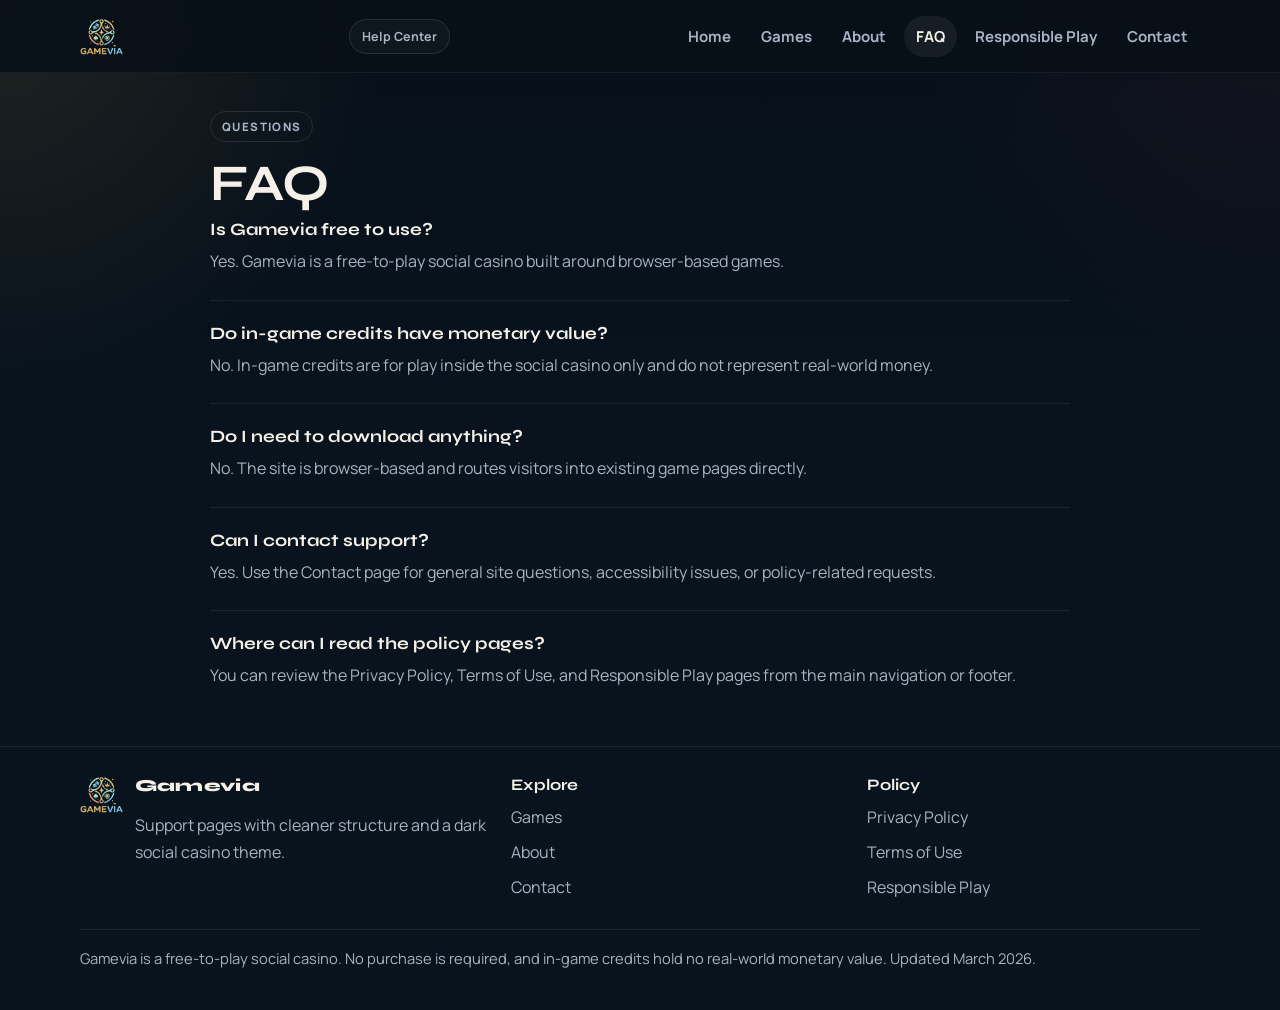
<file: faq.html>
<!doctype html>
<html lang="en">
<head>
  <meta charset="utf-8">
  <meta name="viewport" content="width=device-width,initial-scale=1">
  <link rel="icon" href="assets/favi.ico">
  <meta name="description" content="Gamevia FAQ — March 2026.">
  <title>FAQ — Gamevia</title>
  <link rel="preconnect" href="https://fonts.googleapis.com">
  <link rel="preconnect" href="https://fonts.gstatic.com" crossorigin>
  <link href="https://fonts.googleapis.com/css2?family=Manrope:wght@400;500;600;700;800&family=Syne:wght@700;800&display=swap" rel="stylesheet">
  <link rel="stylesheet" href="styles.css">
</head>
<body>
  <header class="gh-top">
    <div class="sc-shell gh-top__in">
      <a class="gh-brand" href="index.html">
        <img src="assets/logo.webp" alt="Gamevia logo">
       
      </a>
      <div style="display:flex;align-items:center;gap:12px">
        <div class="gh-burst">Help Center</div>
        <button class="gh-burger" aria-label="Open menu" aria-expanded="false" aria-controls="gh-nav"><span></span><span></span><span></span></button>
      </div>
      <nav class="gh-nav" id="gh-nav">
        <a href="index.html">Home</a>
        <a href="games.html">Games</a>
        <a href="about.html">About</a>
        <a href="faq.html" class="is-active">FAQ</a>
        <a href="responsible-play.html">Responsible Play</a>
        <a href="contact.html">Contact</a>
      </nav>
    </div>
  </header>

  <main class="gh-page">
    <div class="gh-faq-list">
      <span class="gh-kicker">Questions</span>
      <h1 style="margin:16px 0 10px;font-family:'Syne',sans-serif;font-size:clamp(2rem,4vw,3.2rem);line-height:1">FAQ</h1>

      <div class="gh-faq-item">
        <h2>Is Gamevia free to use?</h2>
        <p>Yes. Gamevia is a free-to-play social casino built around browser-based games.</p>
      </div>

      <div class="gh-faq-item">
        <h2>Do in-game credits have monetary value?</h2>
        <p>No. In-game credits are for play inside the social casino only and do not represent real-world money.</p>
      </div>

      <div class="gh-faq-item">
        <h2>Do I need to download anything?</h2>
        <p>No. The site is browser-based and routes visitors into existing game pages directly.</p>
      </div>

      <div class="gh-faq-item">
        <h2>Can I contact support?</h2>
        <p>Yes. Use the <a href="contact.html">Contact</a> page for general site questions, accessibility issues, or policy-related requests.</p>
      </div>

      <div class="gh-faq-item">
        <h2>Where can I read the policy pages?</h2>
        <p>You can review the <a href="privacy-policy.html">Privacy Policy</a>, <a href="terms-of-use.html">Terms of Use</a>, and <a href="responsible-play.html">Responsible Play</a> pages from the main navigation or footer.</p>
      </div>
    </div>
  </main>

  <footer class="gh-foot">
    <div class="sc-shell">
      <div class="gh-foot__top">
        <div class="gh-foot__brand">
          <img src="assets/logo.webp" alt="Gamevia logo">
          <div>
            <div class="gh-foot__name">Gamevia</div>
            <p>Support pages with cleaner structure and a dark social casino theme.</p>
          </div>
        </div>
        <div class="gh-foot__col">
          <h3>Explore</h3>
          <a href="games.html">Games</a>
          <a href="about.html">About</a>
          <a href="contact.html">Contact</a>
        </div>
        <div class="gh-foot__col">
          <h3>Policy</h3>
          <a href="privacy-policy.html">Privacy Policy</a>
          <a href="terms-of-use.html">Terms of Use</a>
          <a href="responsible-play.html">Responsible Play</a>
        </div>
      </div>
      <p class="gh-foot__legal">Gamevia is a free-to-play social casino. No purchase is required, and in-game credits hold no real-world monetary value. Updated March 2026.</p>
    </div>
  </footer>

  <script src="main.js"></script>
</body>
</html>
</file>
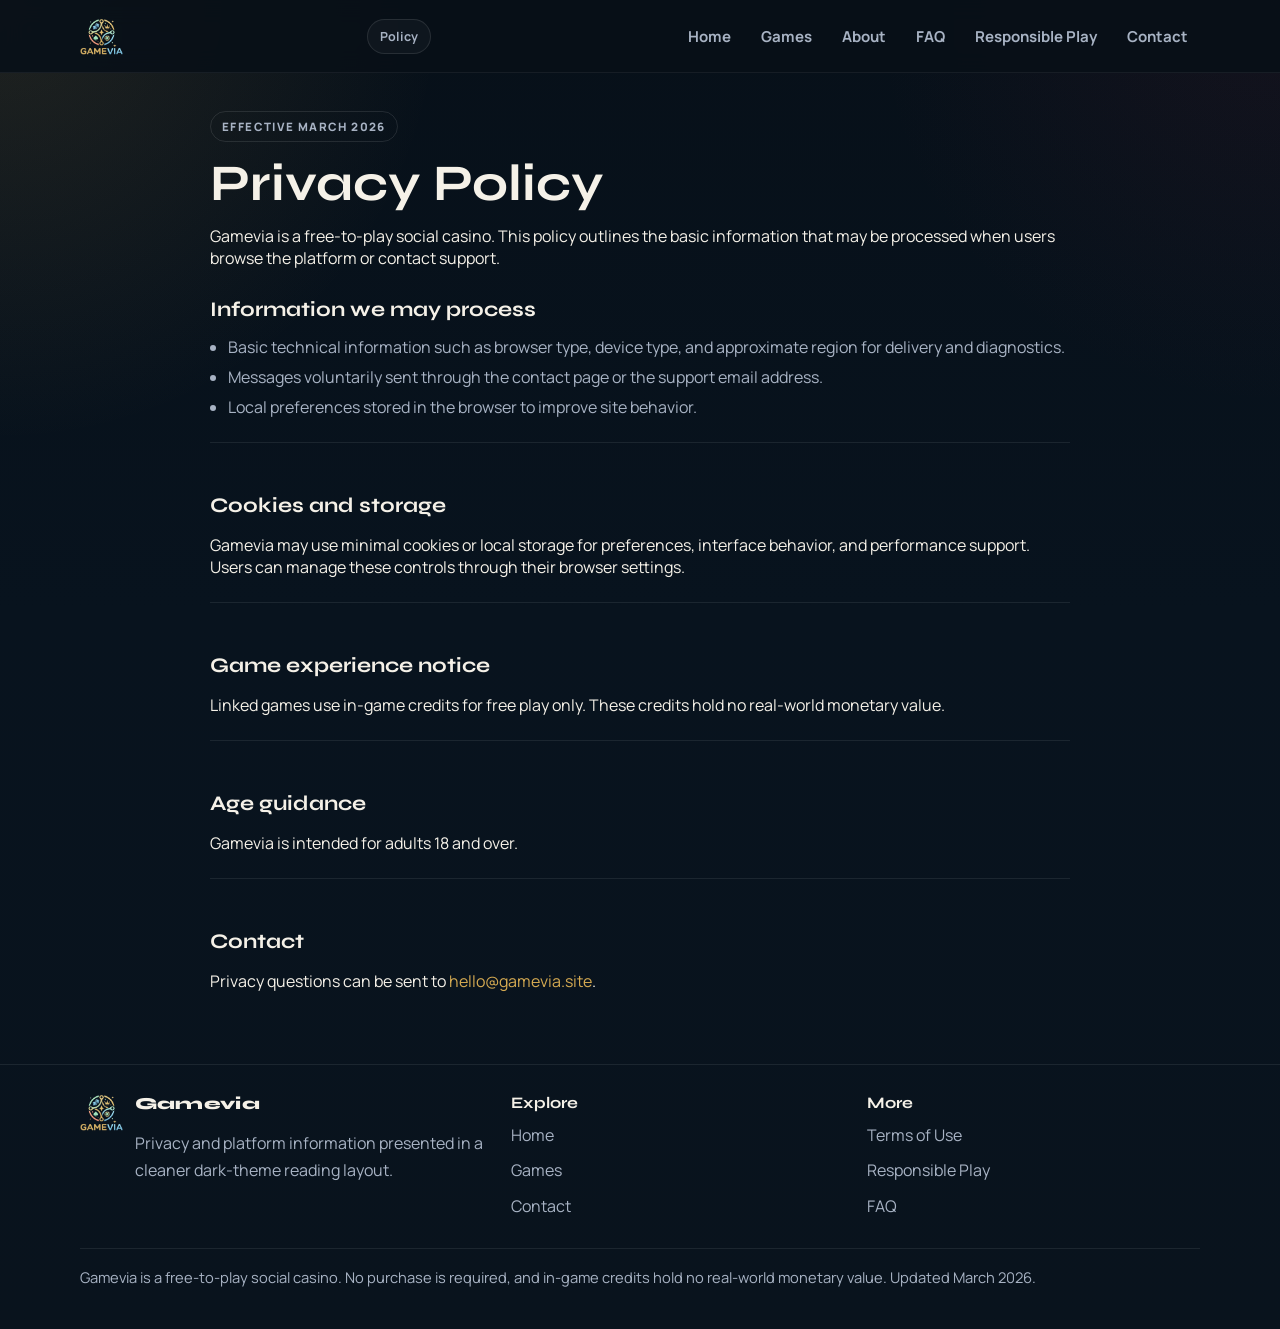
<file: privacy-policy.html>
<!doctype html>
<html lang="en">
<head>
  <meta charset="utf-8">
  <meta name="viewport" content="width=device-width,initial-scale=1">
  <link rel="icon" href="assets/favi.ico">
  <meta name="description" content="Gamevia Privacy Policy — March 2026.">
  <title>Privacy Policy — Gamevia</title>
  <link rel="preconnect" href="https://fonts.googleapis.com">
  <link rel="preconnect" href="https://fonts.gstatic.com" crossorigin>
  <link href="https://fonts.googleapis.com/css2?family=Manrope:wght@400;500;600;700;800&family=Syne:wght@700;800&display=swap" rel="stylesheet">
  <link rel="stylesheet" href="styles.css">
</head>
<body>
  <header class="gh-top">
    <div class="sc-shell gh-top__in">
      <a class="gh-brand" href="index.html">
        <img src="assets/logo.webp" alt="Gamevia logo">
        
      </a>
      <div style="display:flex;align-items:center;gap:12px">
        <div class="gh-burst">Policy</div>
        <button class="gh-burger" aria-label="Open menu" aria-expanded="false" aria-controls="gh-nav"><span></span><span></span><span></span></button>
      </div>
      <nav class="gh-nav" id="gh-nav">
        <a href="index.html">Home</a>
        <a href="games.html">Games</a>
        <a href="about.html">About</a>
        <a href="faq.html">FAQ</a>
        <a href="responsible-play.html">Responsible Play</a>
        <a href="contact.html">Contact</a>
      </nav>
    </div>
  </header>

  <main class="gh-page">
    <div class="gh-article-wrap">
      <article class="gh-article">
        <span class="gh-kicker">Effective March 2026</span>
        <h1>Privacy Policy</h1>
        <p>Gamevia is a free-to-play social casino. This policy outlines the basic information that may be processed when users browse the platform or contact support.</p>

        <section>
          <h2>Information we may process</h2>
          <ul>
            <li>Basic technical information such as browser type, device type, and approximate region for delivery and diagnostics.</li>
            <li>Messages voluntarily sent through the contact page or the support email address.</li>
            <li>Local preferences stored in the browser to improve site behavior.</li>
          </ul>
        </section>

        <section>
          <h2>Cookies and storage</h2>
          <p>Gamevia may use minimal cookies or local storage for preferences, interface behavior, and performance support. Users can manage these controls through their browser settings.</p>
        </section>

        <section>
          <h2>Game experience notice</h2>
          <p>Linked games use in-game credits for free play only. These credits hold no real-world monetary value.</p>
        </section>

        <section>
          <h2>Age guidance</h2>
          <p>Gamevia is intended for adults 18 and over.</p>
        </section>

        <section>
          <h2>Contact</h2>
          <p>Privacy questions can be sent to <a href="mailto:hello@gamevia.site">hello@gamevia.site</a>.</p>
        </section>
      </article>
    </div>
  </main>

  <footer class="gh-foot">
    <div class="sc-shell">
      <div class="gh-foot__top">
        <div class="gh-foot__brand">
          <img src="assets/logo.webp" alt="Gamevia logo">
          <div>
            <div class="gh-foot__name">Gamevia</div>
            <p>Privacy and platform information presented in a cleaner dark-theme reading layout.</p>
          </div>
        </div>
        <div class="gh-foot__col">
          <h3>Explore</h3>
          <a href="index.html">Home</a>
          <a href="games.html">Games</a>
          <a href="contact.html">Contact</a>
        </div>
        <div class="gh-foot__col">
          <h3>More</h3>
          <a href="terms-of-use.html">Terms of Use</a>
          <a href="responsible-play.html">Responsible Play</a>
          <a href="faq.html">FAQ</a>
        </div>
      </div>
      <p class="gh-foot__legal">Gamevia is a free-to-play social casino. No purchase is required, and in-game credits hold no real-world monetary value. Updated March 2026.</p>
    </div>
  </footer>

  <script src="main.js"></script>
</body>
</html>
</file>
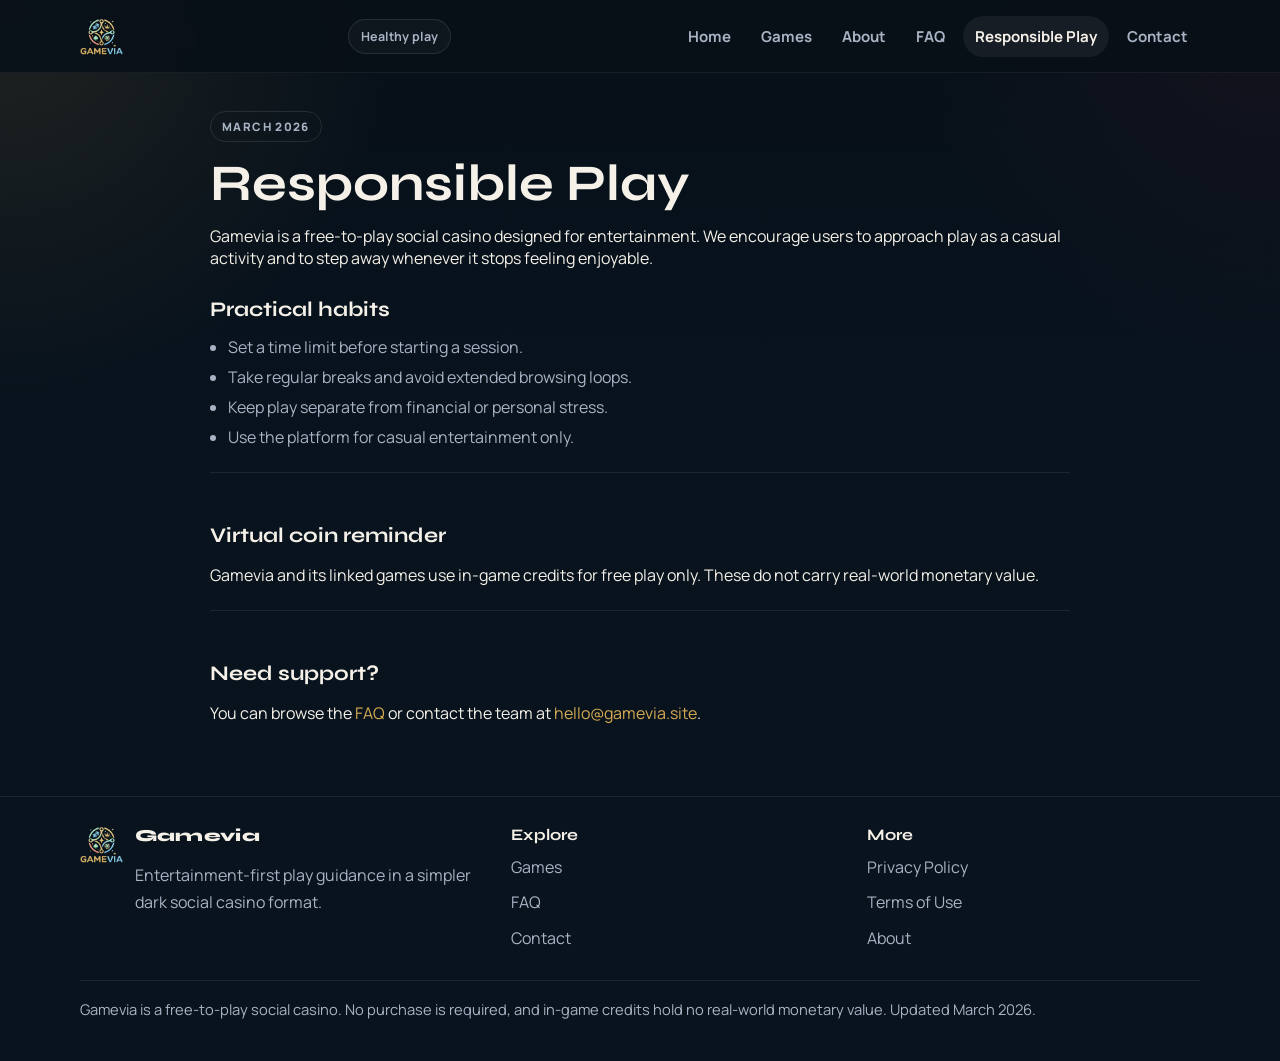
<file: responsible-play.html>
<!doctype html>
<html lang="en">
<head>
  <meta charset="utf-8">
  <meta name="viewport" content="width=device-width,initial-scale=1">
  <link rel="icon" href="assets/favi.ico">
  <meta name="description" content="Gamevia Responsible Play — March 2026.">
  <title>Responsible Play — Gamevia</title>
  <link rel="preconnect" href="https://fonts.googleapis.com">
  <link rel="preconnect" href="https://fonts.gstatic.com" crossorigin>
  <link href="https://fonts.googleapis.com/css2?family=Manrope:wght@400;500;600;700;800&family=Syne:wght@700;800&display=swap" rel="stylesheet">
  <link rel="stylesheet" href="styles.css">
</head>
<body>
  <header class="gh-top">
    <div class="sc-shell gh-top__in">
      <a class="gh-brand" href="index.html">
        <img src="assets/logo.webp" alt="Gamevia logo">
        
      </a>
      <div style="display:flex;align-items:center;gap:12px">
        <div class="gh-burst">Healthy play</div>
        <button class="gh-burger" aria-label="Open menu" aria-expanded="false" aria-controls="gh-nav"><span></span><span></span><span></span></button>
      </div>
      <nav class="gh-nav" id="gh-nav">
        <a href="index.html">Home</a>
        <a href="games.html">Games</a>
        <a href="about.html">About</a>
        <a href="faq.html">FAQ</a>
        <a href="responsible-play.html" class="is-active">Responsible Play</a>
        <a href="contact.html">Contact</a>
      </nav>
    </div>
  </header>

  <main class="gh-page">
    <div class="gh-article-wrap">
      <article class="gh-article">
        <span class="gh-kicker">March 2026</span>
        <h1>Responsible Play</h1>
        <p>Gamevia is a free-to-play social casino designed for entertainment. We encourage users to approach play as a casual activity and to step away whenever it stops feeling enjoyable.</p>

        <section>
          <h2>Practical habits</h2>
          <ul>
            <li>Set a time limit before starting a session.</li>
            <li>Take regular breaks and avoid extended browsing loops.</li>
            <li>Keep play separate from financial or personal stress.</li>
            <li>Use the platform for casual entertainment only.</li>
          </ul>
        </section>

        <section>
          <h2>Virtual coin reminder</h2>
          <p>Gamevia and its linked games use in-game credits for free play only. These do not carry real-world monetary value.</p>
        </section>

        <section>
          <h2>Need support?</h2>
          <p>You can browse the <a href="faq.html">FAQ</a> or contact the team at <a href="mailto:hello@gamevia.site">hello@gamevia.site</a>.</p>
        </section>
      </article>
    </div>
  </main>

  <footer class="gh-foot">
    <div class="sc-shell">
      <div class="gh-foot__top">
        <div class="gh-foot__brand">
          <img src="assets/logo.webp" alt="Gamevia logo">
          <div>
            <div class="gh-foot__name">Gamevia</div>
            <p>Entertainment-first play guidance in a simpler dark social casino format.</p>
          </div>
        </div>
        <div class="gh-foot__col">
          <h3>Explore</h3>
          <a href="games.html">Games</a>
          <a href="faq.html">FAQ</a>
          <a href="contact.html">Contact</a>
        </div>
        <div class="gh-foot__col">
          <h3>More</h3>
          <a href="privacy-policy.html">Privacy Policy</a>
          <a href="terms-of-use.html">Terms of Use</a>
          <a href="about.html">About</a>
        </div>
      </div>
      <p class="gh-foot__legal">Gamevia is a free-to-play social casino. No purchase is required, and in-game credits hold no real-world monetary value. Updated March 2026.</p>
    </div>
  </footer>

  <script src="main.js"></script>
</body>
</html>
</file>
<file: games/Baccarat/style.css>
body {
    background: #0f172a;
    color: #e2e8f0;
    font-family: 'DM Sans', -apple-system, BlinkMacSystemFont, sans-serif;
}
.back-bar {
    text-align: center;
    padding: 0.6rem 1rem;
    background: #0f172a;
    border-bottom: 1px solid rgba(6, 182, 212, 0.35);
}
.back-bar a {
    color: #06b6d4;
    text-decoration: none;
    font-weight: 600;
}
.back-bar a:hover {
    color: #22d3ee;
}

.container {
    margin: 20px auto;
}

h1 {
    font-size: 2.25rem;
    text-align: center;
    margin-bottom: 30px;
    color: #06b6d4;
    font-family: 'Sora', 'DM Sans', sans-serif;
    font-weight: 600;
}

.black {
    color: #1e293b;
}

.red {
    color: #f43f5e;
}

h3 {
    color: #e2e8f0;
    font-family: 'DM Sans', sans-serif;
    font-weight: 600;
}

table, th, td {
    border: 1px solid black;
    padding: 5px;
    margin: 0 auto;
}

.input-group>.input-group-prepend {
    flex: 0 0 45%;
}
.input-group .input-group-text {
    width: 100%;
    border-style: none;
}

.input-group .input-group-text .lightup {
    width: 100%;
    border-style: none;
    background-color: #ffc107;
}

#card-div {
    height: 180px;
    text-align: center;
}

#banker-text, #player-text {
    text-align: center;
}

#form-div {
    margin: 20px;
}

#card-display {
    height: 120px;
}

#buttons-div {
    height: 50px;
    margin:20px;
}

#buttons-2 {
    text-align: right;
}

/* Chips display - readable on light card */
#chip-header,
.card-header#chip-header {
    color: #1a1a2e !important;
    font-weight: 700;
    background: #e8e6ed;
}
#chip-title,
.card-title#chip-title {
    color: #1a1a2e !important;
    font-weight: 700;
    font-size: 1.25rem;
}
#card-display .card-body {
    background: #e8e6ed;
    color: #1a1a2e;
}
</file>
<file: games/craps-game/styles.css>
*, body{
    margin: 0;
    padding: 0;
    box-sizing: border-box;
    text-decoration: none;
    list-style-type: lower-alpha;
    font-family: 'DM Sans', -apple-system, BlinkMacSystemFont, sans-serif;
    transition: all 0.17s ease;
}
body {
    background: #0f172a;
    color: #e2e8f0;
}
#container{
    width: 100%;
    display: flex;
    flex-wrap: wrap;
}
#main-container{
    width: 650px;
    background: linear-gradient(165deg, #1e293b 0%, #0f172a 100%);
    color: #e2e8f0;
    border: 1px solid rgba(6, 182, 212, 0.25);
    display: flex;
    flex-direction: column;
    flex-wrap: wrap;
    text-align: center;
    align-items: center;
    justify-content: center;
    margin: 50px auto;
    padding: 20px;
    box-shadow: 0 8px 32px rgba(0,0,0,0.3), 0 0 0 1px rgba(6, 182, 212, 0.1);
    border-radius: 12px 0 0 12px;
    margin-right: 0;
}
#main-container h1,
#main-container h4,
#main-container p {
    color: #e2e8f0;
}
#main-container h1 { color: #06b6d4; font-family: 'Sora', sans-serif; font-weight: 600; }
#game-rules{
    width: 400px;
    background: #1e293b;
    color: #94a3b8;
    border: 1px solid rgba(6, 182, 212, 0.2);
    display: flex;
    flex-wrap: wrap;
    font-size: 18px;
    align-items: center;
    justify-content: center;
    margin: 50px auto;
    padding: 20px;
    box-shadow: 0 8px 32px rgba(0,0,0,0.3);
    border-radius: 0 12px 12px 0;
    margin-left: 0;
}
#game-rules h1,
#game-rules ul,
#game-rules li {
    color: #e2e8f0;
}
#game-rules h1 { color: #06b6d4; font-family: 'Sora', sans-serif; font-weight: 600; }

#game-rules ul li {
    margin-left: 10px;
    margin-top: 20px;
}
#about, #dice-img-container, #result, #play-btn{
    margin-bottom: 15px;
    padding: 10px;
}
#dice-img-container img{
    width: 70px;
    height: 70px;
    margin: 8px;
}
#play-btn{
    width: 120px;
    font-size: 1rem;
    font-weight: 600;
    padding: 10px 16px;
    background: #06b6d4;
    color: #0f172a;
    box-shadow: 0 4px 14px rgba(6, 182, 212, 0.4);
    outline: none;
    border: none;
    border-radius: 8px;
    cursor: pointer;
    font-family: 'DM Sans', sans-serif;
}
#play-btn:hover{
    background: #22d3ee;
    box-shadow: 0 6px 20px rgba(6, 182, 212, 0.5);
}
#message,#points{
    font-size: 18px;
    font-weight: bold;
}
#message{
    margin-top: 10px;
}

/* 
Responsiveness
*/

@media (max-width: 1048px) {
    #container {
        flex-wrap: wrap;
        justify-content: center;
        align-items: center;
        flex-direction: column-reverse;
    }
    #main-container{
        margin: 0;
        border-radius: 0;
        width: 800px;
    }
    #game-rules{
        margin: 0;
        width: 800px;
        border-radius: 0;
        margin-top: 40px;
    }
}
</file>
<file: games/roulette/assets/css/style.css>
html, body {
	font-family: 'DM Sans', -apple-system, BlinkMacSystemFont, sans-serif;
	cursor: default;
	-webkit-touch-callout: none;
	-webkit-user-select: none;
	-khtml-user-select: none;
	-moz-user-select: none;
	-ms-user-select: none;
	user-select: none;
	background: #0f172a;
	color: #e2e8f0;
	margin: 0;
}
.corshift-back,
.Flowonex-back {
	text-align: center;
	padding: 0.6rem 1rem;
	background: #0f172a;
	border-bottom: 1px solid rgba(6, 182, 212, 0.35);
}
.corshift-back a,
.Flowonex-back a {
	color: #06b6d4;
	text-decoration: none;
	font-weight: 500;
}
.corshift-back a:hover,
.Flowonex-back a:hover {
	color: #22d3ee;
}
#container {
	display: flex;
	justify-content: center;
	background: linear-gradient(160deg, #0c4a6e 0%, #0f172a 100%);
	height: 470px;
	padding: 20px;
	color: #e2e8f0;
}

/*notification*/
#notification{
	position: absolute;
	width: 500px;
	height: 318px;
	background-color: #ad0205;
	z-index: 10;
	border: 8px solid #d3b201;
	border-radius: 12px;
	transition: 1s;
}

.nSpan{
	display: block;
	position: relative;
	top: 105px;
	font-size: 53px;
	text-align: center;
}

.nBtn{
	display: block;
	position: relative;
	top: 116px;
	left: 25%;
	width: 45%;
	padding: 10px;
	font-size: 32px;
	text-align: center;
	background-color: green;
	border-radius: 15px;
	box-shadow: 3px 4px rgb(0 0 0 / 25%);
	cursor: pointer;
	transition: .5s;
}

.nBtn:active{
	top: 118px;
	left: calc(25% + 2px);
	box-shadow: 1px 2px rgb(0 0 0 / 25%);
}

.nsWin{
	position:absolute;
	left: 4px;
}

.nsWinBlock{
	display: inline-block;
	font-size: 21px;
	border-right: 1px solid;
	border-left: 1px solid;
	padding-left: 40px;
	padding-right: 40px;
}
/*notification end*/

/*betting table*/
#betting_board{
	width: 500px;
    height: 315px;
    border: 1px solid;
}

.bbtop{
	margin-left:2px;
}

.bbtoptwo{
	width: calc(50% - 8px);
	border: 1px solid;
	display: inline-block;
	padding: 12px 4px;
	margin-left: -2px;
	text-align: center;
	font-size:20px;
	font-weight: bold;
}

.number_board{
	margin-left: 1px;
}

.number_block{
	width: 39.94px;
    border: 1px solid;
    text-align: center;
    display: inline-block;
    margin: 0 -0.2px;
    padding: 32px 0px;
}

.nbn{
	font-size: 20px;
	font-weight: bold;
	letter-spacing: 2px;
	transform: rotate(-90deg);
	-webkit-transform: rotate(-90deg);
	-moz-transform: rotate(-90deg);
	-ms-transform: rotate(-90deg);
	-o-transform: rotate(-90deg);
	filter: progid:DXImageTransform.Microsoft.BasicImage(rotation=3);
}

.bo3_board, .oto_board{
	width:500px;
	margin-left: 1px;
}

.bo3_block, .oto_block{
	border: 1px solid;
	display: inline-block;
	padding: 8px 5px;
	width: 156.65px;
	margin-left: -1.98px;
	text-align: center;
	font-weight: bold;
	font-size: 20px;
}

.oto_block{
	width: 114.94px;
	margin-left: -1.98px;
}

.number_0{
	position: absolute;
	border: 2px solid;
	margin-left: -57px;
	margin-top: -0.516px;
	padding: 120.55px 20px;
	border-bottom-left-radius: 100%;
	border-top-left-radius: 100%;
}

.tt1_block{
	border: 2px solid;
	width: 65px;
	position: absolute;
	margin-left: 498px;
	padding: 31.65px 0px;
	margin-top: -89.75px;
}

.winning_lines{
	position: absolute;
	margin-top: -137px;
	width: 603px;
	height: 0;
}

.wlttb{
	position: relative;
	width: 100%;
    height: 10px;
    margin-left: -7.75px;
	top: 269px;
}

#wlttb_top{
    position: absolute;
    margin-top: -89px;
    margin-left: 11px;
}

#wlttb_2, #wlttb_3{
    margin-top: 79px;
}

.wlrtl{
	position: relative;
    display: inline-block;
    width: 10px;
    height: 266px;
    top: -3px;
    margin-left: 37px;
}

#wlrtl_2, #wlrtl_3, #wlrtl_6, #wlrtl_9, #wlrtl_11{
	margin-left: 31px;
}
#wlrtl_4, #wlrtl_5, #wlrtl_7, #wlrtl_8, #wlrtl_10{
	margin-left: 32px;
}

.wlcb{
	position: absolute;
	width: 477px;
	height: 41px;
	top: 255px;
	margin-left: 13px;
}

#wlcb_2{
	top: 343px;
}

.cbbb{
    width: 20px;
    height: 20px;
    position: relative;
	display: inline-block;
	margin-left:22px;
	margin-top: 9.5px;
	cursor: pointer;
}

#cbbb_1, #cbbb_4, #cbbb_5, #cbbb_7, #cbbb_9, #cbbb_11, #cbbb_12, #cbbb_15, #cbbb_16, #cbbb_18, #cbbb_20, #cbbb_22{
	margin-left: 21px;
}

#cbbb_3, #cbbb_14{
	margin-left: 20.5px;
}

#cbbb_6, #cbbb_17{
	margin-left: 23px;
}

#cbbb_8, #cbbb_10, #cbbb_19, #cbbb_21{
	margin-left: 22px;
}

.ttbbetblock{
	width: 19.1px;
	height: 10px;
	position: relative;
	display: inline-block;
	margin-left: 22.52px;
	top: -2px;
	cursor:pointer;
	z-index:3;
}

.rtlbb1, .rtlbb2, .rtlbb3{
	height: 45px;
    margin-top: 23px;
	width: 10px;
}

.rtlbb2, .rtlbb3{
    margin-top: 42px;
}

.spinBtn{
	position: absolute;
	margin-top: 329px;
	margin-left: -392px;
	font-size: 15px;
	cursor: pointer;
	background-color: #ffec00;
	padding: 10px 5px;
	border-radius: 100%;
	color: #000;
	font-weight: bold;
}

.redNum{
	background-color: #E0080B;
}

.blackNum{
	background-color: #000;
}

.chipDeck, .bankContainer{
	position: absolute;
	margin-left: -383px;
	margin-top: -74px;
	width: 310px;
	height:39px;
	padding: 3px 0;
	border: 1px solid;
	border-radius: 10px;
	box-shadow: inset -2px -4px rgb(0 0 0 / 20%);
}

.bankContainer{
	margin-top: -21px;
}

.cdChip{
	width: 27px;
    height: 27px;
    background-color: #fff;
    border: 5px solid;
    border-radius: 100%;
    display: inline-block;
    margin-left: 9px;
    color: #000;
	cursor: pointer;
}

.cdChipSpan{
	display: inherit;
	position: relative;
	top: 5px;
	width: 26px;
	font-weight: bold;
	font-size: 14px;
	text-align: center;
}

.cdChipActive{
	position: relative;
	top: -4px;
	box-shadow: 0 4px rgb(0 0 0 / 20%);
}

.clearBet{
	border-color:red;
	background-color:red;
	color:#fff;
	margin-left:22px;
}

.clearBet .cdChipSpan{
	margin-left:-2px;
}

.bank, .bet{
	display: inline-block;
	width: calc(50% - 28px);
    background-color: #000;
    font-size: 18px;
    margin-left: 7px;
    padding: 5px;
    border: 4px solid silver;
    border-radius: 7px;
    text-align: right;
}

.pnBlock{
	position: absolute;
	border: 1px solid;
	width: 500px;
	height: 45px;
	margin-top: 10px;
	margin-left: -1px;
}

#pnContent{
	border: 4px solid #d5b714;
	width: 485px;
	height: 31px;
	position: relative;
	display: block;
	margin-left: 4px;
	margin-top: 3px;
	background-color: #fff;
	color: #000;
	overflow:hidden;
}

.pnRed, .pnBlack, .pnGreen{
	position: relative;
	display: inline;
	padding:10px;
	font-size: 19px;
	top: 5px;
}.pnRed{
	color: red;
}.pnBlack{
	color: black;
}.pnGreen{
	color: green;
}
/*betting table end*/

/*wheel*/
@keyframes wheelRotate {
	from {
		transform: rotate(0deg);
	}
	to {
		transform: rotate(359deg);
	}
}
@keyframes ballRotate {
	from {
		transform: rotate(0deg);
	}
	to {
		transform: rotate(-359deg);
	}
}

.wheel {
	height: 312px;
	width: 312px;
	position: relative;
	left: -75px;
}
	
.ballTrack{
	width: 212px;
	height: 207px;
	position: absolute;
	left: 47.5px;
	top: 50px;
	border-radius: 100%;
	z-index:2;
}

.ball{
	background-color: #fff;
	width: 16px;
	height: 16px;
	border-radius: 100%;
	position: relative;
	left: 109px;
	top: -8px;
}
	
.turret{
	border-radius: 100%;
	background: radial-gradient( circle at 30% 30%, #f3c620, #1a1608 );
	width: 45px;
	height: 45px;
	position: absolute;
	top: 133px;
	left: 134px;
	z-index: 1;
}
	
.turretHandle{
	background: radial-gradient( circle at 44%, #f3c620, #6a570f);
	width: 87px;
	height: 14px;
	position: absolute;
	left: 113px;
	top: 148px;
}

.thendOne, .thendTwo{
	border-radius: 100%;
	background: radial-gradient( circle at 30% 30%, #f3c620, #1a1608 );
	width: 25px;
	height: 25px;
	position: absolute;
}

.thendOne{
	top: -6px;
	left: -20px;
}

.thendTwo{
	top: -6px;
	left: 83px;
}

.outerRim {
	position: absolute;
	left:0;
	top:0;
	width: 290px;
	height: 290px;
	border-radius: 100%;
	box-shadow: 0px 0px 8px rgba(0,0,0,0.5);
	border: 10px solid #F3c620;
} 

.block {
	transition: all 1s;
	position: absolute;
	width: 290px;
	height: 290px;
	border-radius: 100%;
	clip: rect(0px, 145px, 290px, 0px);
}

.sect {
	position: absolute;
	top:10px;
	left:10px;
	width: 290px;
	height: 290px;
	border-radius: 100%;
	clip: rect(0px, 290px, 290px, 145px);
}

.double, .single{
	position: absolute;
	z-index: 1;
	color: #fff;
	font-size: 14px;
	transform: rotate(3deg);
}

.double{
	left: 148px;
	margin-top: 4.5px;
}

.single{
	left: 152px;
	margin-top: 4.5px;
}

#sect1 .block {
	background-color: #016D29;
	transform:rotate(9.73deg);
}
    
#sect2 .block, #sect4 .block, #sect6 .block, #sect8 .block, #sect10 .block, #sect12 .block, #sect14 .block, #sect16 .block, #sect18 .block, #sect20 .block, #sect22 .block, #sect24 .block, #sect26 .block, #sect28 .block, #sect30 .block, #sect32 .block, #sect34 .block, #sect36 .block {
	background-color: #E0080B;
	transform: rotate(9.73deg);
}

#sect3 .block, #sect5 .block, #sect7 .block, #sect9 .block, #sect11 .block, #sect13 .block, #sect15 .block, #sect17 .block, #sect19 .block, #sect21 .block, #sect23 .block, #sect25 .block, #sect27 .block, #sect29 .block, #sect31 .block, #sect33 .block, #sect35 .block, #sect37 .block {
	background-color: #000;
	transform: rotate(9.73deg);
}

#sect2 {
	transform: rotate(9.73deg);
}

#sect3 {
	transform: rotate(19.46deg);
}

#sect4 {
	transform: rotate(29.19deg);
}

#sect5 {
	transform: rotate(38.92deg);
}

#sect6 {
	transform: rotate(48.65deg);
}

#sect7 {
	transform: rotate(58.38deg);
}

#sect8 {
	transform: rotate(68.11deg);
}

#sect9 {
	transform: rotate(77.84deg);
}

#sect10 {
	transform: rotate(87.57deg);
}

#sect11 {
	transform: rotate(97.3deg);
}

#sect12 {
	transform: rotate(107.03deg);
}

#sect13 {
	transform: rotate(116.76deg);
}

#sect14 {
	transform: rotate(126.49deg);
}

#sect15 {
	transform: rotate(136.22deg);
}

#sect16 {
	transform: rotate(145.95deg);
}

#sect17 {
	transform: rotate(155.68deg);
}

#sect18 {
	transform: rotate(165.41deg);
}

#sect19 {
	transform: rotate(175.14deg);
}

#sect20 {
	transform: rotate(184.87deg);
}

#sect21 {
	transform: rotate(194.6deg);
}

#sect22 {
	transform: rotate(204.33deg);
}

#sect23 {
	transform: rotate(214.06deg);
}

#sect24 {
	transform: rotate(223.79deg);
}

#sect25 {
	transform: rotate(233.52deg);
}

#sect26 {
	transform: rotate(243.25deg);
}

#sect27 {
	transform: rotate(252.98deg);
}

#sect28 {
	transform: rotate(262.71deg);
}

#sect29 {
	transform: rotate(272.44deg);
}

#sect30 {
	transform: rotate(282.17deg);
}

#sect31 {
	transform: rotate(291.9deg);
}

#sect32 {
	transform: rotate(301.63deg);
}

#sect33 {
	transform: rotate(311.36deg);
}

#sect34 {
	transform: rotate(321.09deg);
}

#sect35 {
	transform: rotate(330.82deg);
}

#sect36 {
	transform: rotate(340.55deg);
}

#sect37 {
	transform: rotate(350.28deg);
}

.pockets {
	position: absolute;
	top: 37px;
	left: 37px;
	width: 235px;
	height: 235px;
	background-color: #000;
	border-radius: 100%;
	opacity: .5;
}

.pocketsRim {
	position: absolute;
	top: 34px;
	left: 34px;
	width: 235px;
	height: 235px;
	border-radius: 100%;
	border: 3px solid silver;
}
	
.cone {
	position: absolute;
	top: 62px;
	left: 61px;
	height: 180px;
	width: 180px;
	border: 3px solid #9f9a9a;
	border-radius: 100%;
	background: radial-gradient(circle at 100px 100px, #892c10, #000);
}
/*wheel end*/

/*chip*/
.chip{
    width: 21px;
	height: 21px;
	background-color:#fff;
	border: 3px solid;
	border-radius: 100%;
    position:absolute;
}

.chipSpan{
	color: #000;
	font-weight: bold;
	font-size: 11px;
	position: relative;
	display: block;
	text-align: center;
	top: 4px;
}

.gold{
	border-color:gold;
}

.red{
	border-color:red;
}

.orange{
	border-color:orange;
}

.blue{
	border-color:blue;
}

.tt1_block .chip{
	margin-left: 19px;
	margin-top: -24px;
}

.number_block .chip{
	margin-left: 7px;
	margin-top: -24px;
}

.wlrtl .chip{
	margin-left: -9px;
	margin-top: 9px;
}

.cbbb .chip{
	margin-left: -4px;
	margin-top: -5px;
}

.ttbbetblock .chip{
	margin-left: -7px;
	margin-top: -8px;
}

#wlttb_top .chip{
	margin-left: -5px;
	margin-top: -8px;
}

.bbtoptwo .chip{
	margin-left: 108px;
	margin-top: -25px;
}

.number_0 .chip{
	margin-left: -8px;
	margin-top: -22px;
}

.bo3_block .chip{
	margin-left: 65px;
	margin-top: -26px;
}

.oto_block .chip{
	margin-left: 45px;
	margin-top: -25px;
}
/*chip end*/
</file>
<file: games/slot-machine/assets/css/main.css>
@font-face {
  font-family: "GSRoboto";
  src: url("../fonts/Roboto-Black.woff2") format("woff2"), url("../fonts/Roboto-Black.woff") format("woff");
  font-weight: 900;
  font-style: normal;
}
@keyframes fadein {
  0% {
    opacity: 0;
  }
  to {
    opacity: 1;
  }
}
@keyframes winblink {
  0% {
    text-shadow: 0 0 20px hsla(0, 0%, 100%, 0.75), 0 0 40px hsla(0, 0%, 100%, 0.75), 0 0 60px hsla(0, 0%, 100%, 0.75), 0 0 70px hsla(0, 0%, 100%, 0.75);
  }
  to {
    text-shadow: 0 0 20px hsla(0, 0%, 100%, 0.25), 0 0 40px hsla(0, 0%, 100%, 0.35), 0 0 60px hsla(0, 0%, 100%, 0.55), 0 0 70px hsla(0, 0%, 100%, 0.75);
  }
}
@keyframes btn_line_blink {
  0% {
    border-color: #2fa0ff;
    background-color: #291dff;
    box-shadow: 0 0 50px 0 #2818d7;
    color: #2fa0ff;
  }
  to {
    border-color: #73bfff;
    background-color: #4064ff;
    box-shadow: 0 0 60px 10px #4064ff;
    color: #acd9ff;
  }
}
@keyframes btn_line_blink_light {
  0% {
    border-color: #fff;
    background-color: #003784;
    box-shadow: 0 0 50px 0 #fff;
    color: #fff;
  }
  to {
    border-color: #fff;
    background-color: #0058d5;
    box-shadow: 0 0 60px 10px #fff;
    color: #fff;
  }
}
.smg-slot-machine-container .smg-int .smg-total-win-label, .smg-slot-machine-container .smg-int .smg-win-line {
  position: absolute;
  color: #a1d6ff;
  font: 50px GSRoboto;
  left: 50%;
  transform: translate(-50%);
  width: 600px;
  text-align: center;
  text-shadow: 0 0 20px rgba(161, 214, 255, 0.75);
  animation-duration: 0.5s;
  animation-name: winblink;
  animation-iteration-count: infinite;
  animation-direction: alternate;
}

.smg-slot-machine-container {
  position: relative;
  width: 100%;
  height: 100%;
  overflow: hidden;
  /** {
    -webkit-backface-visibility: hidden;
  }*/
}
.smg-slot-machine-container .smg-preloader {
  top: 0;
  left: 0;
  bottom: 0;
  right: 0;
  position: absolute;
  z-index: 0;
  background: #1e053d;
}
.smg-slot-machine-container .smg-preloader img {
  display: block;
  margin-left: 37px;
}
.smg-slot-machine-container .smg-preloader > div {
  position: absolute;
  top: 50%;
  left: 50%;
  transform: translate(-50%, -50%);
}
.smg-slot-machine-container .smg-preloader > div > span {
  color: #7326d0;
  font: 33px GSROBOTO;
  text-transform: uppercase;
  display: block;
}
.smg-slot-machine-container.smg-loaded .smg-inner {
  display: block;
  animation-duration: 1s;
  animation-name: fadein;
  animation-iteration-count: 1;
  animation-direction: alternate;
}
.smg-slot-machine-container.smg-loaded .smg-int div.smg-bet button.smg-bet.smg-minus {
  background-image: url(../images/slot-machine/btn_bet_minus.png);
}
.smg-slot-machine-container.smg-loaded .smg-int div.smg-bet button.smg-bet.smg-plus {
  background-image: url(../images/slot-machine/btn_bet_plus.png);
}
.smg-slot-machine-container.smg-loaded .smg-int div.smg-bet button.smg-bet.smg-minus:before {
  background-image: url(../images/slot-machine/btn_bet_minus-hover.png);
}
.smg-slot-machine-container.smg-loaded .smg-int div.smg-bet button.smg-bet.smg-minus:after {
  background-image: url(../images/slot-machine/btn_bet_minus-active.png);
}
.smg-slot-machine-container.smg-loaded .smg-int div.smg-bet button.smg-bet.smg-plus:before {
  background-image: url(../images/slot-machine/btn_bet_plus-hover.png);
}
.smg-slot-machine-container.smg-loaded .smg-int div.smg-bet button.smg-bet.smg-plus:after {
  background-image: url(../images/slot-machine/btn_bet_plus-active.png);
}
.smg-slot-machine-container.smg-loaded .smg-int button.smg-bet-max {
  background-image: url(../images/slot-machine/btn_max.png);
}
.smg-slot-machine-container.smg-loaded .smg-int button.smg-bet-max:before {
  background-image: url(../images/slot-machine/btn_max-hover.png);
}
.smg-slot-machine-container.smg-loaded .smg-int button.smg-bet-max:after {
  background-image: url(../images/slot-machine/btn_max-active.png);
}
.smg-slot-machine-container.smg-loaded .smg-int button.smg-spin {
  background-image: url(../images/slot-machine/btn_spin.png);
}
.smg-slot-machine-container.smg-loaded .smg-int button.smg-spin:before {
  background-image: url(../images/slot-machine/btn_spin-hover.png);
}
.smg-slot-machine-container.smg-loaded .smg-int button.smg-spin:after {
  background-image: url(../images/slot-machine/btn_spin-active.png);
}
.smg-slot-machine-container.smg-loaded .smg-int button.smg-paytable {
  background-image: url(../images/slot-machine/btn_paytable.png);
}
.smg-slot-machine-container.smg-loaded .smg-int button.smg-paytable:before {
  background-image: url(../images/slot-machine/btn_paytable-hover.png);
}
.smg-slot-machine-container.smg-loaded .smg-int button.smg-paytable:after {
  background-image: url(../images/slot-machine/btn_paytable-active.png);
}
.smg-slot-machine-container.smg-loaded .smg-int button.smg-sound {
  background-image: url(../images/slot-machine/btn_sound_on.png);
}
.smg-slot-machine-container.smg-loaded .smg-int button.smg-sound.smg-off {
  background-image: url(../images/slot-machine/btn_sound_off.png);
}
.smg-slot-machine-container.smg-loaded .smg-int button.smg-sound:before {
  background-image: url(../images/slot-machine/btn_sound_on-hover.png);
}
.smg-slot-machine-container.smg-loaded .smg-int button.smg-sound.smg-off:before {
  background-image: url(../images/slot-machine/btn_sound_off-hover.png);
}
.smg-slot-machine-container.smg-loaded .smg-int div.smg-lines button.smg-lines.smg-minus {
  background-image: url(../images/slot-machine/btn_bet_minus.png);
}
.smg-slot-machine-container.smg-loaded .smg-int div.smg-lines button.smg-lines.smg-plus {
  background-image: url(../images/slot-machine/btn_bet_plus.png);
}
.smg-slot-machine-container.smg-loaded .smg-int div.smg-lines button.smg-lines.smg-minus:before {
  background-image: url(../images/slot-machine/btn_bet_minus-hover.png);
}
.smg-slot-machine-container.smg-loaded .smg-int div.smg-lines button.smg-lines.smg-minus:after {
  background-image: url(../images/slot-machine/btn_bet_minus-active.png);
}
.smg-slot-machine-container.smg-loaded .smg-int div.smg-lines button.smg-lines.smg-plus:before {
  background-image: url(../images/slot-machine/btn_bet_plus-hover.png);
}
.smg-slot-machine-container.smg-loaded .smg-int div.smg-lines button.smg-lines.smg-plus:after {
  background-image: url(../images/slot-machine/btn_bet_plus-active.png);
}
.smg-slot-machine-container .smg-btn-primary {
  color: #fff;
  background-color: #500097;
  border-color: #500097;
}
.smg-slot-machine-container .smg-btn-primary:hover {
  color: #fff;
  background-color: #6400bd;
  border-color: #6b00ca;
}
.smg-slot-machine-container .smg-btn-primary.smg-focus, .smg-slot-machine-container .smg-btn-primary:focus {
  box-shadow: 0 0 0 0.2rem rgba(106, 38, 167, 0.5);
}
.smg-slot-machine-container .smg-btn-primary.smg-disabled, .smg-slot-machine-container .smg-btn-primary:disabled {
  color: #fff;
  background-color: #500097;
  border-color: #500097;
}
.smg-slot-machine-container .smg-btn-primary:not(:disabled):not(.smg-disabled).smg-active, .smg-slot-machine-container .smg-btn-primary:not(:disabled):not(.smg-disabled):active {
  color: #fff;
  background-color: #6b00ca;
  border-color: #7200d7;
}
.smg-slot-machine-container .smg-btn-primary:not(:disabled):not(.smg-disabled).smg-active:focus, .smg-slot-machine-container .smg-btn-primary:not(:disabled):not(.smg-disabled):active:focus {
  box-shadow: 0 0 0 0.2rem rgba(106, 38, 167, 0.5);
}
.smg-show > .smg-slot-machine-container .smg-btn-primary.smg-dropdown-toggle {
  color: #fff;
  background-color: #6b00ca;
  border-color: #7200d7;
}
.smg-show > .smg-slot-machine-container .smg-btn-primary.smg-dropdown-toggle:focus {
  box-shadow: 0 0 0 0.2rem rgba(106, 38, 167, 0.5);
}
.smg-slot-machine-container .smg-text-primary {
  color: #6b00ca !important;
}
.smg-slot-machine-container .smg-border-primary {
  border-color: #6b00ca !important;
}
.smg-slot-machine-container .smg-custom-switch .smg-custom-control-label {
  color: #e9ecef;
}
.smg-slot-machine-container .smg-inner {
  position: absolute;
  top: 0;
  left: 50%;
  width: 1976px;
  transform: translate(-50%) scale(0.65);
  right: 0;
  overflow: hidden;
  height: 1080px;
  transform-origin: top center;
  z-index: 1;
  display: none;
}
.smg-slot-machine-container img.smg-bg {
  z-index: 0;
  width: auto;
  height: 1080px;
  bottom: 0;
}
.smg-slot-machine-container canvas {
  position: absolute;
  left: 50%;
  transform: translate(-50%);
  -webkit-backface-visibility: hidden;
  bottom: 283px;
  width: 1400px;
  height: 600px;
}
.smg-slot-machine-container img.smg-bg {
  position: absolute;
  left: 50%;
  transform: translate(-50%);
  -webkit-backface-visibility: hidden;
}
.smg-slot-machine-container .smg-int {
  position: absolute;
  bottom: 0;
  left: 50%;
  transform: translate(-50%);
  width: 1450px;
  height: 1080px;
}
.smg-slot-machine-container .smg-int .smg-win-line {
  display: flex;
  align-items: center;
  justify-content: center;
  height: 185px;
}
.smg-slot-machine-container .smg-int .smg-total-win-label {
  display: block;
  height: 60px;
  bottom: 230px;
}
.smg-slot-machine-container .smg-int .smg-lines-btns {
  position: absolute;
  left: 41px;
  right: 41px;
  top: 199px;
}
.smg-slot-machine-container .smg-int .smg-lines-btns button.smg-line {
  transition: 0.15s;
  cursor: pointer;
  display: block;
  background: #291dff;
  border: 4px solid #2fa0ff;
  width: 40px;
  height: 40px;
  border-radius: 20px;
  margin-bottom: 21.5px;
  position: relative;
  box-shadow: 0 0 50px 0 #2818d7;
  outline: none;
  color: #2fa0ff;
}
.smg-slot-machine-container .smg-int .smg-lines-btns button.smg-line > span {
  transition: 0.15s;
  font: 24px GSRoboto;
  font-weight: 900;
  position: absolute;
  top: 0;
  bottom: 0;
  left: -10px;
  right: -10px;
  text-align: center;
  line-height: 32px;
}
.smg-slot-machine-container .smg-int .smg-lines-btns button.smg-line.smg-demo, .smg-slot-machine-container .smg-int .smg-lines-btns button.smg-line:hover:enabled {
  border-color: #73bfff;
  background-color: #4064ff;
  box-shadow: 0 0 60px 10px #4064ff;
  color: #acd9ff;
}
.smg-slot-machine-container .smg-int .smg-lines-btns button.smg-line:active:enabled {
  border-color: #006dca;
  background-color: #150ad4;
  box-shadow: 0 0 20px 0 #006dca;
  color: #0073d3;
}
.smg-slot-machine-container .smg-int .smg-lines-btns button.smg-line.smg-blink {
  animation-duration: 0.3s;
  animation-name: btn_line_blink;
  animation-iteration-count: infinite;
  animation-direction: alternate;
}
.smg-slot-machine-container .smg-int .smg-lines-btns div.smg-left {
  position: absolute;
  left: 0;
  top: 0;
}
.smg-slot-machine-container .smg-int .smg-lines-btns div.smg-right {
  position: absolute;
  right: 0;
  top: 0;
}
.smg-slot-machine-container .smg-int .smg-balance {
  position: absolute;
  bottom: 178px;
  left: 35px;
}
.smg-slot-machine-container .smg-int .smg-balance span.smg-name {
  font: 44px GSRoboto;
  color: #2879b7;
  text-shadow: 0 0 20px rgba(40, 121, 183, 0.5);
}
.smg-slot-machine-container .smg-int .smg-balance span.smg-value {
  font: 44px GSRoboto;
  color: #a1d6ff;
  display: inline-block;
  margin-left: 15px;
  text-shadow: 0 0 20px rgba(161, 214, 255, 0.5);
}
.smg-slot-machine-container .smg-int .smg-bet {
  position: absolute;
  bottom: 26px;
  width: 285px;
  height: 90px;
}
.smg-slot-machine-container .smg-int .smg-bet div.smg-label {
  color: #aaa;
  font: 22px GSRoboto;
  text-transform: uppercase;
  position: absolute;
  top: -25px;
  left: 0;
  right: 0;
  text-align: center;
  background: -webkit-linear-gradient(#888, #eee);
  -webkit-background-clip: text;
  -webkit-text-fill-color: transparent;
}
.smg-slot-machine-container .smg-int .smg-bet button.smg-bet {
  border: none;
  background: none;
  background-repeat: no-repeat;
  width: 56px;
  height: 59px;
  position: absolute;
  top: 17px;
  outline: none;
  cursor: pointer;
  transition: opacity 0.3s;
}
.smg-slot-machine-container .smg-int .smg-bet button.smg-bet:before, .smg-slot-machine-container .smg-int .smg-bet button.smg-bet:after {
  content: " ";
  position: absolute;
  width: 56px;
  height: 59px;
  left: 0;
  top: 0;
  opacity: 0;
  transition: 0.1s;
  background-repeat: no-repeat;
  background-size: contain;
}
.smg-slot-machine-container .smg-int .smg-bet button.smg-bet:before {
  transition: 0.3s;
}
.smg-slot-machine-container .smg-int .smg-bet button.smg-bet:hover:enabled:before, .smg-slot-machine-container .smg-int .smg-bet button.smg-bet:active:enabled:after {
  opacity: 1;
}
.smg-slot-machine-container .smg-int .smg-bet button.smg-bet.smg-minus {
  left: 10px;
}
.smg-slot-machine-container .smg-int .smg-bet button.smg-bet.smg-plus {
  right: 10px;
}
.smg-slot-machine-container .smg-int .smg-bet button.smg-bet[disabled] {
  opacity: 0.6;
}
.smg-slot-machine-container .smg-int .smg-bet span.smg-value {
  font: 50px GSRoboto;
  color: #a1d6ff;
  position: absolute;
  top: 15px;
  left: 50%;
  transform: translate(-50%);
  text-shadow: 0 0 20px rgba(161, 214, 255, 0.5);
  -webkit-backface-visibility: hidden;
}
.smg-slot-machine-container .smg-int button.smg-bet-max {
  position: absolute;
  left: 305px;
  bottom: 41px;
  width: 133px;
  height: 56px;
  border: none;
  background: none;
  color: #fdd8f1;
  font: 38px GSRoboto;
  text-align: center;
  outline: none;
  cursor: pointer;
  transition: opacity 0.3s;
}
.smg-slot-machine-container .smg-int button.smg-bet-max span {
  position: relative;
  z-index: 1;
}
.smg-slot-machine-container .smg-int button.smg-bet-max[disabled] {
  opacity: 0.6;
}
.smg-slot-machine-container .smg-int button.smg-bet-max:before, .smg-slot-machine-container .smg-int button.smg-bet-max:after {
  z-index: 0;
  content: " ";
  position: absolute;
  width: 133px;
  height: 56px;
  top: 0;
  left: 0;
  background-repeat: no-repeat;
  opacity: 0;
  transition: 0.1s;
}
.smg-slot-machine-container .smg-int button.smg-bet-max:before {
  transition: 0.3s;
}
.smg-slot-machine-container .smg-int button.smg-bet-max:hover:enabled {
  color: #fff;
}
.smg-slot-machine-container .smg-int button.smg-bet-max:active:enabled {
  color: #ffb2eb;
}
.smg-slot-machine-container .smg-int button.smg-bet-max:hover:enabled:before, .smg-slot-machine-container .smg-int button.smg-bet-max:active:enabled:after {
  opacity: 1;
}
.smg-slot-machine-container .smg-int button.smg-spin {
  position: absolute;
  bottom: 27px;
  left: 487px;
  width: 476px;
  height: 153px;
  border: none;
  background: none;
  outline: none;
  cursor: pointer;
  transition: opacity 0.3s;
}
.smg-slot-machine-container .smg-int button.smg-spin:before, .smg-slot-machine-container .smg-int button.smg-spin:after {
  content: " ";
  position: absolute;
  top: 0;
  left: 0;
  width: 476px;
  height: 153px;
  background-repeat: no-repeat;
  opacity: 0;
  transition: 0.3s;
}
.smg-slot-machine-container .smg-int button.smg-spin:after {
  transition: 0.1s;
}
.smg-slot-machine-container .smg-int button.smg-spin:active:enabled:after, .smg-slot-machine-container .smg-int button.smg-spin:hover:enabled:before {
  opacity: 1;
}
.smg-slot-machine-container .smg-int button.smg-spin[disabled] {
  opacity: 0.6;
}
.smg-slot-machine-container .smg-int button.smg-paytable {
  position: absolute;
  left: 1154px;
  bottom: 175px;
  width: 296px;
  height: 60px;
  border: none;
  background: none;
  color: #fdd8f1;
  font: 38px GSRoboto;
  text-align: center;
  outline: none;
  cursor: pointer;
}
.smg-slot-machine-container .smg-int button.smg-paytable span {
  position: relative;
  z-index: 1;
}
.smg-slot-machine-container .smg-int button.smg-paytable:before, .smg-slot-machine-container .smg-int button.smg-paytable:after {
  z-index: 0;
  content: " ";
  position: absolute;
  width: 296px;
  height: 60px;
  top: 0;
  left: 0;
  background-repeat: no-repeat;
  opacity: 0;
  transition: 0.1s;
}
.smg-slot-machine-container .smg-int button.smg-paytable:before {
  transition: 0.3s;
}
.smg-slot-machine-container .smg-int button.smg-paytable:active:after, .smg-slot-machine-container .smg-int button.smg-paytable:hover:before {
  opacity: 1;
}
.smg-slot-machine-container .smg-int button.smg-paytable:hover {
  color: #fff;
}
.smg-slot-machine-container .smg-int button.smg-paytable:active {
  color: #ffb2eb;
}
.smg-slot-machine-container .smg-int button.smg-sound {
  position: absolute;
  left: 1384px;
  bottom: 41px;
  width: 56px;
  height: 56px;
  border: none;
  background: none;
  outline: none;
  cursor: pointer;
}
.smg-slot-machine-container .smg-int button.smg-sound:before {
  z-index: 0;
  content: " ";
  position: absolute;
  width: 56px;
  height: 56px;
  top: 0;
  left: 0;
  background-repeat: no-repeat;
  opacity: 0;
  transition: 0.3s;
}
.smg-slot-machine-container .smg-int button.smg-sound:hover:before {
  opacity: 1;
}
.smg-slot-machine-container .smg-int button.smg-sound.smg-off { /* image set in &.loaded */ }
.smg-slot-machine-container .smg-int .smg-lines {
  position: absolute;
  left: 1002px;
  bottom: 26px;
  width: 285px;
  height: 90px;
}
.smg-slot-machine-container .smg-int .smg-lines div.smg-label {
  color: #aaa;
  font: 22px GSRoboto;
  text-transform: uppercase;
  position: absolute;
  top: -25px;
  left: 0;
  right: 0;
  text-align: center;
  background: -webkit-linear-gradient(#888, #eee);
  -webkit-background-clip: text;
  -webkit-text-fill-color: transparent;
}
.smg-slot-machine-container .smg-int .smg-lines button.smg-lines {
  border: none;
  background: none;
  background-repeat: no-repeat;
  width: 56px;
  height: 59px;
  position: absolute;
  top: 17px;
  outline: none;
  cursor: pointer;
  transition: opacity 0.3s;
}
.smg-slot-machine-container .smg-int .smg-lines button.smg-lines:before, .smg-slot-machine-container .smg-int .smg-lines button.smg-lines:after {
  content: " ";
  position: absolute;
  width: 56px;
  height: 59px;
  left: 0;
  top: 0;
  opacity: 0;
  transition: 0.1s;
  background-repeat: no-repeat;
  background-size: contain;
}
.smg-slot-machine-container .smg-int .smg-lines button.smg-lines:before {
  transition: 0.3s;
}
.smg-slot-machine-container .smg-int .smg-lines button.smg-lines:active:after, .smg-slot-machine-container .smg-int .smg-lines button.smg-lines:hover:before {
  opacity: 1;
}
.smg-slot-machine-container .smg-int .smg-lines button.smg-lines.smg-minus {
  left: 10px;
}
.smg-slot-machine-container .smg-int .smg-lines button.smg-lines.smg-plus {
  left: auto;
  right: 10px;
}
.smg-slot-machine-container .smg-int .smg-lines button.smg-lines[disabled] {
  opacity: 0.6;
}
.smg-slot-machine-container .smg-int .smg-lines button.smg-lines[disabled]:before, .smg-slot-machine-container .smg-int .smg-lines button.smg-lines[disabled]:after {
  opacity: 0;
}
.smg-slot-machine-container .smg-int .smg-lines span.smg-value {
  font: 50px GSRoboto;
  color: #a1d6ff;
  position: absolute;
  top: 15px;
  left: 50%;
  transform: translate(-50%);
  text-shadow: 0 0 20px rgba(161, 214, 255, 0.5);
}
.smg-slot-machine-container .smg-paytable-container {
  font-family: "GSRoboto", sans-serif;
  position: absolute;
  right: 0;
  bottom: 0;
  width: 100%;
  height: 100%;
  color: #fff;
  transition: transform 0.1s;
  transform-origin: bottom right;
  z-index: 5;
  transform: scale(0);
}
.smg-slot-machine-container .smg-paytable-container.smg-show {
  transform: scale(1);
}
.smg-slot-machine-container .smg-paytable-container .smg-remove {
  position: absolute;
  cursor: pointer;
  color: #ffffff;
  right: 30px;
  z-index: 3;
}
.smg-slot-machine-container .smg-paytable-container .smg-paytable-inner {
  height: 100%;
  z-index: 2;
  background: #500097;
  overflow: hidden;
  padding: 16px;
  text-align: center;
}
.smg-slot-machine-container .smg-paytable-container .smg-paytable-inner .smg-paytable-title {
  font-size: 24px;
  margin-bottom: 20px;
}
.smg-slot-machine-container .smg-paytable-container .smg-paytable-inner .smg-paytable-title .smg-switcher {
  display: inline-block;
  color: #cccccc;
  margin: 0 15px;
  text-decoration: underline;
  line-height: 25px;
  vertical-align: top;
  cursor: pointer;
}
.smg-slot-machine-container .smg-paytable-container .smg-paytable-inner .smg-paytable-title .smg-switcher.smg-active {
  color: #ffffff;
  font-style: normal;
  font-size: 100%;
  text-decoration: none;
  cursor: default;
}
.smg-slot-machine-container .smg-paytable-container .smg-paytable-inner .smg-reels {
  height: 100%;
}
.smg-slot-machine-container .smg-paytable-container .smg-paytable-inner .smg-reels .smg-reel {
  display: inline-block;
  width: calc(20% - 10px);
  height: 100%;
  max-width: 150px;
  min-width: 50px;
}
.smg-slot-machine-container .smg-paytable-container .smg-paytable-inner .smg-reels .smg-reel .smg-image {
  background: #500097;
  padding: 0 5px;
}
.smg-slot-machine-container .smg-paytable-container .smg-paytable-inner .smg-reels .smg-reel .smg-image img {
  width: 100%;
}
.smg-slot-machine-container .smg-paytable-container .smg-paytable-inner .smg-section-paytable {
  display: none;
}
.smg-slot-machine-container .smg-paytable-container .smg-paytable-inner .smg-section-paytable.smg-show {
  display: flex;
  flex-wrap: wrap;
  padding-bottom: 30px;
  height: calc(100% - 60px);
}
.smg-slot-machine-container .smg-paytable-container .smg-paytable-inner .smg-section-paytable.smg-show[data-section=paytable] {
  overflow-y: scroll;
}
.smg-slot-machine-container .smg-paytable-container .smg-paytable-inner .smg-section-paytable.smg-show[data-section=reels] {
  justify-content: center;
}
.smg-slot-machine-container .smg-paytable-container .smg-paytable-inner .smg-paytable-symbol {
  display: flex;
  justify-content: center;
  gap: 20px;
  align-items: center;
  font-size: 16px;
  width: 49%;
  height: 130px;
}
.smg-slot-machine-container .smg-paytable-container .smg-paytable-inner .smg-paytable-symbol .smg-image img {
  width: 100px;
}
.smg-slot-machine-container .smg-paytable-container .smg-paytable-inner .smg-paytable-symbol .smg-wild-label {
  font-size: 20px;
}
.smg-slot-machine-container .smg-paytable-container .smg-paytable-inner .smg-paytable-symbol .smg-scatter-label {
  font-size: 20px;
}
.smg-slot-machine-container .smg-paytable-container .smg-paytable-inner .smg-paytable-symbol .smg-lines {
  text-align: left;
  font-size: 16px;
}
.smg-slot-machine-container .smg-paytable-container .smg-paytable-inner .smg-paytable-symbol .smg-symbol-win-label span.smg-name {
  color: #fff;
  display: inline-block;
  margin-right: 10px;
}
.smg-slot-machine-container .smg-paytable-container .smg-paytable-inner .smg-paytable-symbol .smg-symbol-win-label span.smg-value {
  color: hsla(0, 0%, 100%, 0.75);
}
.smg-slot-machine-container .smg-slots-symbols .smg-place-area {
  cursor: pointer;
  border: 1px solid #d8d8d8;
  border-radius: 4px;
  position: relative;
  padding: 10px 20px;
  text-align: center;
  color: #888;
  transition: background 0.3s, color 0.3s;
}
.smg-slot-machine-container .smg-slots-symbols .smg-place-area input {
  z-index: -1;
  position: absolute;
  opacity: 0;
}
.smg-slot-machine-container .smg-slots-symbols .smg-place-area.smg-dropover {
  background: #a3b2ff;
  color: #fff;
}
.smg-slot-machine-container .smg-slots-symbols .smg-place-area i {
  position: absolute;
  top: 5px;
  left: 5px;
  color: blue;
  opacity: 0;
  transition: opacity 0.3s;
}
.smg-slot-machine-container .smg-slots-symbols .smg-place-area i.smg-fa-times-circle {
  color: red;
}
.smg-slot-machine-container .smg-slots-symbols .smg-place-area.smg-error i.smg-fa-times-circle, .smg-slot-machine-container .smg-slots-symbols .smg-place-area.smg-loading i.smg-fa-spinner {
  opacity: 1;
}
.smg-slot-machine-container .smg-slots-symbols .smg-place-area .smg-error.smg-text {
  position: absolute;
  top: 1px;
  left: 30px;
  color: red;
  opacity: 0;
  transition: opacity 0.3s;
}
.smg-slot-machine-container .smg-slots-symbols .smg-place-area.smg-error .smg-error.smg-text {
  opacity: 1;
}
.smg-slot-machine-container .smg-slots-symbols .smg-items .smg-symbol {
  position: relative;
  font-size: 0;
  padding: 5px;
  background: transparent;
  border: 1px solid #d8d8d8;
  border-radius: 4px;
  margin-bottom: 8px;
}
.smg-slot-machine-container .smg-slots-symbols .smg-items .smg-symbol * {
  font-size: 12px;
}
.smg-slot-machine-container .smg-slots-symbols .smg-items .smg-symbol .smg-image {
  display: inline-block;
  width: 80px;
  height: 80px;
  background: #1a0031;
  border-radius: 4px;
  margin-right: 120px;
  vertical-align: top;
  position: relative;
  overflow: hidden;
}
.smg-slot-machine-container .smg-slots-symbols .smg-items .smg-symbol .smg-image:after {
  content: "PNG ONLY";
  position: absolute;
  top: 0;
  bottom: 0;
  left: 0;
  right: 0;
  background: #aaa;
  opacity: 0;
}
.smg-slot-machine-container .smg-slots-symbols .smg-items .smg-symbol .smg-image.smg-dropover:after {
  opacity: 1;
}
.smg-slot-machine-container .smg-slots-symbols .smg-items .smg-symbol .smg-image.smg-error:after {
  opacity: 1;
  background: red;
}
.smg-slot-machine-container .smg-slots-symbols .smg-items .smg-symbol .smg-image img {
  width: 100%;
  height: 100%;
}
.smg-slot-machine-container .smg-slots-symbols .smg-items .smg-symbol .smg-scatter,
.smg-slot-machine-container .smg-slots-symbols .smg-items .smg-symbol .smg-wild {
  position: absolute;
  cursor: pointer;
  left: 120px;
  color: #777;
  background: #eee;
  padding: 5px 10px;
  text-align: center;
  width: 60px;
}
.smg-slot-machine-container .smg-slots-symbols .smg-items .smg-symbol .smg-scatter {
  top: 10px;
}
.smg-slot-machine-container .smg-slots-symbols .smg-items .smg-symbol .smg-wild {
  top: 54px;
}
.smg-slot-machine-container .smg-slots-symbols .smg-items .smg-symbol .smg-scatter.smg-active,
.smg-slot-machine-container .smg-slots-symbols .smg-items .smg-symbol .smg-scatter:hover,
.smg-slot-machine-container .smg-slots-symbols .smg-items .smg-symbol .smg-wild.smg-active,
.smg-slot-machine-container .smg-slots-symbols .smg-items .smg-symbol .smg-wild:hover {
  background: #777;
  color: #fff;
}
.smg-slot-machine-container .smg-slots-symbols .smg-items .smg-symbol .smg-value {
  display: inline-block;
  margin-right: 35px;
}
.smg-slot-machine-container .smg-slots-symbols .smg-items .smg-symbol .smg-value .smg-label {
  font-size: 15px;
  padding: 6px 0;
  text-align: center;
}
.smg-slot-machine-container .smg-slots-symbols .smg-items .smg-symbol .smg-value .smg-type {
  display: inline-block;
  background: transparent;
  padding: 3px 10px;
  cursor: pointer;
}
.smg-slot-machine-container .smg-slots-symbols .smg-items .smg-symbol .smg-value .smg-type:hover {
  font-weight: 700;
}
.smg-slot-machine-container .smg-slots-symbols .smg-items .smg-symbol .smg-value input {
  background: transparent;
  color: #d8d8d8;
  border: 1px solid #d8d8d8;
  width: 40px;
}
.smg-slot-machine-container .smg-slots-symbols .smg-items .smg-symbol .smg-remove {
  cursor: pointer;
  color: red;
  position: absolute;
  top: 4px;
  right: 4px;
}
.smg-slot-machine-container .smg-slots-symbols .smg-items .smg-symbol .smg-remove i {
  font-size: 22px;
}
.smg-slot-machine-container .smg-reel-symbols {
  background: #d8d8d8;
  border-radius: 4px;
  padding: 4px;
  font-size: 0;
  float: right;
  width: calc(100% - 380px);
}
@media screen and (max-width: 750px) {
  .smg-slot-machine-container .smg-reel-symbols {
    float: none;
    width: 100%;
    margin-bottom: 4px;
  }
}
.smg-slot-machine-container .smg-reel-symbols .smg-symbol {
  display: inline-block;
  background: #1a0031;
  border-radius: 4px;
  margin-right: 4px;
}
@media screen and (max-width: 750px) {
  .smg-slot-machine-container .smg-reel-symbols .smg-symbol {
    margin-bottom: 4px;
  }
}
.smg-slot-machine-container .smg-reel-symbols .smg-symbol img {
  width: 50px;
  height: 50px;
}
.smg-slot-machine-container .smg-reels {
  font-size: 0;
}
.smg-slot-machine-container .smg-reels .smg-reel {
  display: inline-block;
  min-height: 200px;
  max-height: 500px;
  background: #1a0031;
  width: 70px;
  margin-right: 4px;
  border-radius: 4px;
  overflow-y: scroll;
  overflow-x: hidden;
  font-size: 12px;
  vertical-align: top;
}
@media screen and (max-width: 750px) {
  .smg-slot-machine-container .smg-reels .smg-reel {
    width: calc(20% - 4px);
  }
}
.smg-slot-machine-container .smg-reels .smg-reel .smg-symbol {
  position: relative;
  width: 50px;
  margin: 0 auto;
}
@media screen and (max-width: 750px) {
  .smg-slot-machine-container .smg-reels .smg-reel .smg-symbol {
    width: 100%;
    padding-top: 10px;
  }
}
.smg-slot-machine-container .smg-reels .smg-reel .smg-symbol i.smg-remove {
  position: absolute;
  top: 2px;
  left: 2px;
  color: red;
  cursor: pointer;
}
.smg-slot-machine-container .smg-reels .smg-reel .smg-symbol img {
  width: 50px;
  height: 50px;
}
@media screen and (max-width: 750px) {
  .smg-slot-machine-container .smg-reels .smg-reel .smg-symbol img {
    width: 100%;
    height: auto;
  }
}
</file>
<file: styles.css>
:root{
  --bg:#081018;
  --bg-soft:#0d1622;
  --surface:#101b2a;
  --surface-2:#142133;
  --text:#f5f1e8;
  --muted:#a8b3c4;
  --line:rgba(255,255,255,.1);
  --line-strong:rgba(255,255,255,.18);
  --accent:#d5aa52;
  --accent-soft:rgba(213,170,82,.14);
  --radius-xl:24px;
  --radius-lg:18px;
  --radius-md:12px;
  --shell:min(1120px, calc(100vw - 32px));
  --copy:min(860px, calc(100vw - 32px));
}

*{box-sizing:border-box}
html{scroll-behavior:smooth}
body{
  margin:0;
  min-height:100vh;
  font-family:"Manrope",system-ui,-apple-system,BlinkMacSystemFont,"Segoe UI",sans-serif;
  color:var(--text);
  background:
    radial-gradient(circle at top left, rgba(213,170,82,.12), transparent 24%),
    radial-gradient(circle at top right, rgba(133,38,61,.1), transparent 22%),
    linear-gradient(180deg, #071019 0%, #08131e 46%, #09131d 100%);
}

a{color:inherit;text-decoration:none}
img{display:block;max-width:100%}
button,input,textarea{font:inherit}

.gh-skip{position:absolute;left:-999px;top:auto}
.gh-skip:focus{left:16px;top:12px;background:#fff;color:#000;padding:10px 14px;border-radius:10px;z-index:1000}

.sc-shell{width:var(--shell);margin:0 auto}

.gh-top{
  position:sticky;
  top:0;
  z-index:40;
  background:rgba(8,16,24,.9);
  backdrop-filter:blur(12px);
  border-bottom:1px solid rgba(255,255,255,.06);
}

.gh-top__in{
  min-height:72px;
  display:flex;
  align-items:center;
  justify-content:space-between;
  gap:20px;
  position:relative;
}

.gh-brand{display:flex;align-items:center;gap:12px;min-width:0}
.gh-brand img,.gh-foot__brand img{height:38px;width:auto;object-fit:contain}
.gh-brand__text{display:grid;gap:2px;min-width:0}
.gh-brand__name,.gh-foot__name{
  font-family:"Syne",sans-serif;
  font-size:1.05rem;
  font-weight:800;
  letter-spacing:.02em;
}
.gh-brand__sub{font-size:.8rem;color:var(--muted);white-space:nowrap}
.gh-burst{
  padding:8px 12px;
  border:1px solid var(--line);
  border-radius:999px;
  color:var(--muted);
  font-size:.78rem;
  font-weight:700;
  white-space:nowrap;
  background:rgba(255,255,255,.03);
}

.gh-nav{display:flex;align-items:center;gap:6px;flex-wrap:wrap}
.gh-nav a{
  color:var(--muted);
  padding:10px 12px;
  border-radius:999px;
  font-size:.94rem;
  font-weight:700;
  transition:background-color .2s ease,color .2s ease;
}
.gh-nav a:hover,.gh-nav a.is-active{
  color:var(--text);
  background:rgba(255,255,255,.06);
}

.gh-burger{
  display:none;
  width:46px;
  height:46px;
  border:1px solid var(--line);
  border-radius:14px;
  background:rgba(255,255,255,.03);
  color:var(--text);
  align-items:center;
  justify-content:center;
  flex-direction:column;
  gap:5px;
  cursor:pointer;
}
.gh-burger span{
  display:block;
  width:18px;
  height:2px;
  background:currentColor;
  border-radius:2px;
  transition:.25s ease;
}
.gh-top.gh-on .gh-burger span:nth-child(1){transform:translateY(7px) rotate(45deg)}
.gh-top.gh-on .gh-burger span:nth-child(2){opacity:0}
.gh-top.gh-on .gh-burger span:nth-child(3){transform:translateY(-7px) rotate(-45deg)}

.sc-btn{
  display:inline-flex;
  align-items:center;
  justify-content:center;
  gap:8px;
  padding:12px 18px;
  border-radius:999px;
  border:1px solid transparent;
  font-weight:800;
  cursor:pointer;
  transition:background-color .2s ease,border-color .2s ease,color .2s ease,transform .2s ease;
}
.sc-btn:hover{transform:translateY(-1px)}
.sc-btn--primary{
  background:var(--accent);
  color:#111;
}
.sc-btn--ghost{
  border-color:var(--line);
  background:transparent;
  color:var(--text);
}
.sc-btn--small{
  padding:10px 14px;
  font-size:.9rem;
}

.sc-tag,.gh-kicker{
  display:inline-flex;
  align-items:center;
  padding:7px 11px;
  border-radius:999px;
  border:1px solid var(--line);
  color:var(--muted);
  font-size:.72rem;
  font-weight:800;
  letter-spacing:.12em;
  text-transform:uppercase;
}

.sc-hero{padding:40px 0 18px}
.sc-hero__stage{
  display:grid;
  grid-template-columns:minmax(0,1.1fr) minmax(320px,.9fr);
  gap:28px;
  align-items:center;
}
.sc-hero__left{
  max-width:620px;
}
.sc-hero h1{
  margin:16px 0 14px;
  max-width:10ch;
  font-family:"Syne",sans-serif;
  font-size:clamp(2.4rem,5vw,4.4rem);
  line-height:.94;
  letter-spacing:-.03em;
}
.sc-hero h1 em{
  font-style:normal;
  color:var(--accent);
}
.sc-lead{
  max-width:56ch;
  margin:0;
  color:var(--muted);
  line-height:1.72;
  font-size:1rem;
}
.sc-hero__cta{
  display:flex;
  flex-wrap:wrap;
  gap:12px;
  margin-top:24px;
}
.sc-hero__meta{
  display:flex;
  flex-wrap:wrap;
  gap:10px;
  margin-top:22px;
}
.sc-pill{
  padding:9px 12px;
  border-radius:999px;
  border:1px solid var(--line);
  color:var(--muted);
  font-size:.84rem;
  font-weight:700;
  background:rgba(255,255,255,.04);
}

.sc-hero__art{
  min-height:420px;
  border-radius:var(--radius-xl);
  overflow:hidden;
  background:
    linear-gradient(180deg, rgba(7,10,16,.16), rgba(7,10,16,.44)),
    url("assets/game_back.webp") center/cover no-repeat;
  position:relative;
}
.sc-art-stage{
  position:absolute;
  inset:0;
  padding:28px;
  display:flex;
  align-items:flex-end;
}
.sc-art-card{
  width:min(100%, 340px);
  border-radius:20px;
  overflow:hidden;
  background:rgba(12,18,28,.82);
  backdrop-filter:blur(10px);
  border:1px solid rgba(255,255,255,.08);
}
.sc-art-card img{width:100%;aspect-ratio:4/5;object-fit:cover}
.sc-art-caption{
  padding:18px 18px 16px;
}
.sc-art-caption strong{
  display:block;
  margin-bottom:6px;
  font-family:"Syne",sans-serif;
  font-size:1rem;
}
.sc-art-caption span{
  color:var(--muted);
  line-height:1.6;
  font-size:.92rem;
}
.sc-float,.sc-art-mini{display:none}

.sc-band{padding:4px 0 12px}
.sc-lane{
  display:flex;
  gap:10px;
  overflow:auto;
  padding:4px 1px;
  scrollbar-width:none;
}
.sc-lane::-webkit-scrollbar{display:none}
.sc-chip{
  flex:0 0 auto;
  padding:10px 14px;
  border-radius:999px;
  border:1px solid var(--line);
  background:rgba(255,255,255,.03);
  color:var(--text);
  font-weight:700;
  transition:background-color .2s ease,border-color .2s ease;
  cursor:pointer;
}
.sc-chip:hover,.sc-chip[aria-pressed="true"]{
  background:var(--accent-soft);
  border-color:rgba(213,170,82,.28);
}

.sc-section{padding:34px 0}
.sc-section + .sc-section{border-top:1px solid rgba(255,255,255,.06)}
.sc-section-head{
  display:flex;
  align-items:end;
  justify-content:space-between;
  gap:16px;
  margin-bottom:18px;
}
.sc-section-head h2{
  margin:0;
  font-family:"Syne",sans-serif;
  font-size:clamp(1.5rem,3vw,2.2rem);
}
.sc-section-head p{
  max-width:62ch;
  margin:8px 0 0;
  color:var(--muted);
  line-height:1.72;
}

.sc-grid{display:grid;grid-template-columns:repeat(12,1fr);gap:18px}
.sc-card{grid-column:span 6;position:relative;min-width:0}
.sc-card--wide{grid-column:span 12}
.sc-card__wrap{
  position:relative;
  display:grid;
  grid-template-columns:minmax(0,1fr) minmax(260px,.88fr);
  align-items:stretch;
  min-height:300px;
  overflow:hidden;
  border-radius:var(--radius-lg);
  background:#18130f;
  border:1px solid rgba(255,255,255,.06);
  transition:transform .25s ease,border-color .25s ease;
}
.sc-card__visual{
  position:absolute;
  inset:0;
}
.sc-card__visual img{
  width:100%;
  height:100%;
  object-fit:cover;
  transform:scale(1.02);
  transition:transform .4s ease;
}
.sc-card__visual::after{
  content:"";
  position:absolute;
  inset:0;
  background:linear-gradient(90deg, rgba(0,0,0,.08) 0%, rgba(0,0,0,.2) 36%, rgba(16,12,8,.78) 65%, rgba(16,12,8,.92) 100%);
}
.sc-card__panel{
  position:relative;
  z-index:2;
  grid-column:2;
  display:flex;
  flex-direction:column;
  justify-content:flex-end;
  min-height:100%;
  padding:24px;
  color:#f7f1ea;
}
.sc-card__eyebrow{
  display:flex;
  gap:8px;
  flex-wrap:wrap;
  margin-bottom:10px;
}
.sc-badge,.sc-label{
  display:inline-flex;
  align-items:center;
  padding:7px 10px;
  border-radius:999px;
  font-size:.72rem;
  font-weight:800;
  letter-spacing:.08em;
  text-transform:uppercase;
}
.sc-badge{background:#d5aa52;color:#111}
.sc-badge--hot{background:#d5aa52}
.sc-badge--new{background:#8bc7b8;color:#0d2220}
.sc-badge--pop{background:#d0b48b;color:#18120c}
.sc-label{
  background:rgba(255,255,255,.1);
  color:rgba(247,241,234,.88);
  border:1px solid rgba(255,255,255,.12);
}
.sc-title{
  margin:0;
  font-family:"Syne",sans-serif;
  font-size:clamp(1.2rem,2vw,1.6rem);
  line-height:1.05;
}
.sc-desc{
  margin:10px 0 0;
  color:rgba(247,241,234,.72);
  line-height:1.65;
  font-size:.95rem;
}
.sc-meta{
  display:flex;
  align-items:center;
  justify-content:space-between;
  gap:12px;
  flex-wrap:wrap;
  margin-top:18px;
}
.sc-meta span{
  font-size:.9rem;
  color:rgba(247,241,234,.68);
}
.sc-cta{
  padding:11px 16px;
  border:0;
  border-radius:999px;
  background:#f2e7d0;
  color:#18130f;
  font-weight:800;
  cursor:pointer;
}
.sc-card__stack{display:none}
.sc-card:hover .sc-card__wrap{
  transform:translateY(-3px);
  border-color:rgba(255,255,255,.12);
}
.sc-card:hover .sc-card__visual img{transform:scale(1.06)}

.sc-info-grid,.sc-steps,.sc-testimonials{
  display:grid;
  grid-template-columns:repeat(3,minmax(0,1fr));
  gap:18px;
}
.sc-testimonials{grid-template-columns:repeat(2,minmax(0,1fr))}
.sc-spot,.sc-step,.sc-testimonial{
  padding:0;
  background:none;
  border:0;
  border-radius:0;
  box-shadow:none;
  display:block;
}
.sc-spot,.sc-step,.sc-testimonial{border-top:1px solid rgba(255,255,255,.08);padding-top:18px}
.sc-spot__icon,.sc-step__num,.sc-testimonial__avatar{
  width:auto;
  height:auto;
  border:0;
  border-radius:0;
  background:none;
  display:block;
  font-size:1rem;
  margin-bottom:12px;
}
.sc-spot__title,.sc-step__title{
  margin:0 0 8px;
  font-family:"Syne",sans-serif;
  font-size:1.02rem;
}
.sc-spot__desc,.sc-step__desc,.sc-testimonial__quote,.gh-note,.gh-copy p,.gh-copy li,.gh-form p{
  margin:0;
  color:var(--muted);
  line-height:1.72;
}
.sc-testimonial__avatar img{
  width:48px;
  height:48px;
  border-radius:50%;
  object-fit:cover;
}
.sc-testimonial__who{
  margin:0 0 8px;
  font-weight:800;
}

.sc-newsletter{
  display:grid;
  gap:16px;
  padding:24px 0 0;
  border-top:1px solid rgba(23,20,18,.08);
}
.sc-newsletter__row{
  display:flex;
  flex-wrap:wrap;
  gap:12px;
  align-items:center;
}
.sc-input,.gh-form input,.gh-form textarea{
  width:100%;
  padding:13px 14px;
  border:1px solid var(--line);
  border-radius:12px;
  background:rgba(255,255,255,.04);
  color:var(--text);
}
.sc-input{
  flex:1;
  min-width:220px;
}
.gh-form textarea{
  min-height:150px;
  resize:vertical;
}

.gh-page{padding:38px 0 56px}
.gh-hero{padding:0 0 18px}
.gh-hero__box{
  display:grid;
  grid-template-columns:minmax(0,1.1fr) minmax(280px,.9fr);
  gap:28px;
  align-items:center;
}
.gh-hero__media{
  min-height:250px;
  overflow:hidden;
  border-radius:20px;
  background:#101825;
}
.gh-hero__media img{
  width:100%;
  height:100%;
  object-fit:cover;
}
.gh-hero h1{
  margin:14px 0 10px;
  font-family:"Syne",sans-serif;
  font-size:clamp(2rem,4vw,3.2rem);
  line-height:.98;
}
.gh-hero p{margin:0;color:var(--muted);line-height:1.72}

.gh-grid{
  display:grid;
  grid-template-columns:minmax(0,1.1fr) minmax(280px,.9fr);
  gap:28px;
  align-items:start;
}

.gh-card,.gh-form{
  padding:0;
  background:none;
  border:0;
  border-radius:0;
  box-shadow:none;
}

.gh-copy{
  width:100%;
  max-width:var(--copy);
}
.gh-copy h1,.gh-article h1{
  margin:16px 0 10px;
  font-family:"Syne",sans-serif;
  font-size:clamp(2rem,4vw,3.2rem);
  line-height:1;
}
.gh-copy h2,.gh-copy h3,.gh-article h2,.gh-article h3{
  margin:0;
  font-family:"Syne",sans-serif;
}
.gh-copy h2,.gh-article h2{
  font-size:1.3rem;
  margin-top:28px;
}
.gh-copy h3,.gh-article h3{
  font-size:1rem;
  margin-top:22px;
}
.gh-copy p + p,.gh-copy ul + p,.gh-copy p + ul,
.gh-article p + p,.gh-article ul + p,.gh-article p + ul{margin-top:14px}
.gh-copy ul,.gh-article ul{
  margin:14px 0 0;
  padding-left:18px;
  color:var(--muted);
  display:grid;
  gap:8px;
}
.gh-copy a,.gh-article a,.gh-contact__aside a{
  color:var(--accent);
}

.gh-article-wrap{
  width:var(--copy);
  max-width:100%;
  margin:0 auto;
}
.gh-article{
  width:100%;
}
.gh-article section + section,
.gh-faq-item + .gh-faq-item,
.gh-contact__aside > * + *,
.gh-contact__main > * + *{
  margin-top:24px;
}
.gh-article section,
.gh-faq-item{
  padding-top:22px;
  border-top:1px solid rgba(255,255,255,.08);
}
.gh-article section:first-of-type,
.gh-faq-item:first-of-type{
  padding-top:0;
  border-top:0;
}

.gh-faq-list{
  width:var(--copy);
  max-width:100%;
  margin:0 auto;
}
.gh-faq-item h2{
  margin:0 0 8px;
  font-family:"Syne",sans-serif;
  font-size:1.08rem;
}
.gh-faq-item p{
  margin:0;
  color:var(--muted);
  line-height:1.72;
}

.gh-contact{
  display:grid;
  grid-template-columns:minmax(0,1.1fr) minmax(280px,.9fr);
  gap:40px;
  align-items:start;
}
.gh-contact__aside{
  padding-top:8px;
}
.gh-contact__aside p{
  margin:0;
  color:var(--muted);
  line-height:1.72;
}
.gh-form{
  display:grid;
  gap:14px;
}
.gh-form label{
  display:grid;
  gap:8px;
  font-weight:700;
}
.gh-inline-links{
  display:flex;
  flex-wrap:wrap;
  gap:10px 16px;
}

.gh-foot{
  padding:28px 0 24px;
  border-top:1px solid rgba(255,255,255,.08);
}
.gh-foot__top{
  display:grid;
  grid-template-columns:1.1fr .9fr .9fr;
  gap:24px;
}
.gh-foot__brand{
  display:flex;
  align-items:flex-start;
  gap:12px;
}
.gh-foot__brand p,.gh-foot a,.gh-foot__legal{
  color:var(--muted);
  line-height:1.7;
}
.gh-foot__col h3{
  margin:0 0 10px;
  font-family:"Syne",sans-serif;
  font-size:1rem;
}
.gh-foot__col a{
  display:block;
  margin-bottom:8px;
}
.gh-foot__legal{
  margin-top:20px;
  padding-top:16px;
  border-top:1px solid rgba(255,255,255,.08);
  font-size:.92rem;
}

@media (max-width:1024px){
  .sc-hero__stage,.gh-hero__box,.gh-grid,.gh-contact{grid-template-columns:1fr}
  .sc-card,.sc-card--wide{grid-column:span 12}
  .sc-info-grid,.sc-steps,.sc-testimonials,.gh-foot__top{grid-template-columns:1fr 1fr}
}

@media (max-width:760px){
  .gh-burger{display:flex}
  .gh-burst{display:none}
  .gh-nav{
    position:absolute;
    left:0;
    right:0;
    top:100%;
    display:none;
    flex-direction:column;
    align-items:stretch;
    padding:12px 16px 18px;
    background:rgba(8,16,24,.98);
    border-bottom:1px solid rgba(255,255,255,.08);
  }
  .gh-top.gh-on .gh-nav{display:flex}
  .gh-nav a{
    width:100%;
    padding:13px 14px;
    border-radius:14px;
  }
  .gh-brand__sub{display:none}
  .sc-hero{padding-top:28px}
  .sc-hero__art{min-height:300px}
  .sc-art-stage{padding:18px}
  .sc-card__wrap{
    grid-template-columns:1fr;
    min-height:0;
  }
  .sc-card__visual{
    position:relative;
    min-height:240px;
  }
  .sc-card__visual::after{
    background:linear-gradient(180deg, rgba(0,0,0,.08) 0%, rgba(0,0,0,.22) 40%, rgba(16,12,8,.88) 100%);
  }
  .sc-card__panel{
    grid-column:auto;
    padding:18px;
    margin-top:-76px;
  }
  .sc-info-grid,.sc-steps,.sc-testimonials,.gh-foot__top{grid-template-columns:1fr}
  .gh-page{padding:30px 0 44px}
  .sc-section{padding:28px 0}
}

@media (prefers-reduced-motion: reduce){
  *,*::before,*::after{
    animation-duration:.01ms !important;
    animation-iteration-count:1 !important;
    transition-duration:.01ms !important;
    scroll-behavior:auto !important;
  }
}
</file>
